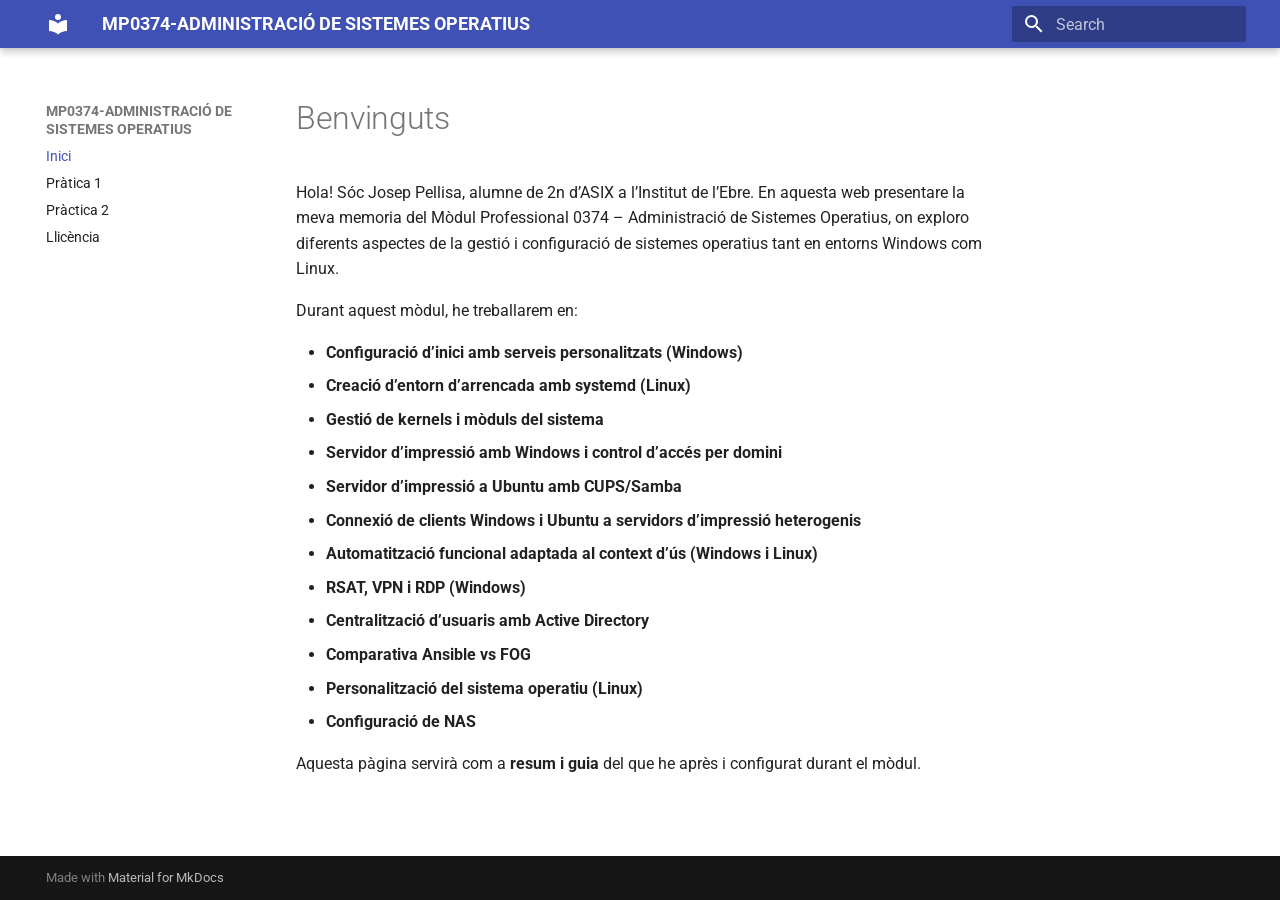
<file: index.html>
<!doctype html>
<html lang="en" class="no-js">
  <head>
    
      <meta charset="utf-8">
      <meta name="viewport" content="width=device-width,initial-scale=1">
      
      
      
      
      
        <link rel="next" href="systemd/">
      
      
      <link rel="icon" href="assets/images/favicon.png">
      <meta name="generator" content="mkdocs-1.5.3, mkdocs-material-9.4.0">
    
    
      
        <title>MP0374-ADMINISTRACIÓ DE SISTEMES OPERATIUS</title>
      
    
    
      <link rel="stylesheet" href="assets/stylesheets/main.9f615399.min.css">
      
      


    
    
      
    
    
      
        
        
        <link rel="preconnect" href="https://fonts.gstatic.com" crossorigin>
        <link rel="stylesheet" href="https://fonts.googleapis.com/css?family=Roboto:300,300i,400,400i,700,700i%7CRoboto+Mono:400,400i,700,700i&display=fallback">
        <style>:root{--md-text-font:"Roboto";--md-code-font:"Roboto Mono"}</style>
      
    
    
    <script>__md_scope=new URL(".",location),__md_hash=e=>[...e].reduce((e,_)=>(e<<5)-e+_.charCodeAt(0),0),__md_get=(e,_=localStorage,t=__md_scope)=>JSON.parse(_.getItem(t.pathname+"."+e)),__md_set=(e,_,t=localStorage,a=__md_scope)=>{try{t.setItem(a.pathname+"."+e,JSON.stringify(_))}catch(e){}}</script>
    
      

    
    
    
  </head>
  
  
    <body dir="ltr">
  
    
    
      <script>var palette=__md_get("__palette");if(palette&&"object"==typeof palette.color)for(var key of Object.keys(palette.color))document.body.setAttribute("data-md-color-"+key,palette.color[key])</script>
    
    <input class="md-toggle" data-md-toggle="drawer" type="checkbox" id="__drawer" autocomplete="off">
    <input class="md-toggle" data-md-toggle="search" type="checkbox" id="__search" autocomplete="off">
    <label class="md-overlay" for="__drawer"></label>
    <div data-md-component="skip">
      
        
        <a href="#benvinguts" class="md-skip">
          Skip to content
        </a>
      
    </div>
    <div data-md-component="announce">
      
    </div>
    
    
      

  

<header class="md-header md-header--shadow" data-md-component="header">
  <nav class="md-header__inner md-grid" aria-label="Header">
    <a href="." title="MP0374-ADMINISTRACIÓ DE SISTEMES OPERATIUS" class="md-header__button md-logo" aria-label="MP0374-ADMINISTRACIÓ DE SISTEMES OPERATIUS" data-md-component="logo">
      
  
  <svg xmlns="http://www.w3.org/2000/svg" viewBox="0 0 24 24"><path d="M12 8a3 3 0 0 0 3-3 3 3 0 0 0-3-3 3 3 0 0 0-3 3 3 3 0 0 0 3 3m0 3.54C9.64 9.35 6.5 8 3 8v11c3.5 0 6.64 1.35 9 3.54 2.36-2.19 5.5-3.54 9-3.54V8c-3.5 0-6.64 1.35-9 3.54Z"/></svg>

    </a>
    <label class="md-header__button md-icon" for="__drawer">
      
      <svg xmlns="http://www.w3.org/2000/svg" viewBox="0 0 24 24"><path d="M3 6h18v2H3V6m0 5h18v2H3v-2m0 5h18v2H3v-2Z"/></svg>
    </label>
    <div class="md-header__title" data-md-component="header-title">
      <div class="md-header__ellipsis">
        <div class="md-header__topic">
          <span class="md-ellipsis">
            MP0374-ADMINISTRACIÓ DE SISTEMES OPERATIUS
          </span>
        </div>
        <div class="md-header__topic" data-md-component="header-topic">
          <span class="md-ellipsis">
            
              Inici
            
          </span>
        </div>
      </div>
    </div>
    
    
    
      <label class="md-header__button md-icon" for="__search">
        
        <svg xmlns="http://www.w3.org/2000/svg" viewBox="0 0 24 24"><path d="M9.5 3A6.5 6.5 0 0 1 16 9.5c0 1.61-.59 3.09-1.56 4.23l.27.27h.79l5 5-1.5 1.5-5-5v-.79l-.27-.27A6.516 6.516 0 0 1 9.5 16 6.5 6.5 0 0 1 3 9.5 6.5 6.5 0 0 1 9.5 3m0 2C7 5 5 7 5 9.5S7 14 9.5 14 14 12 14 9.5 12 5 9.5 5Z"/></svg>
      </label>
      <div class="md-search" data-md-component="search" role="dialog">
  <label class="md-search__overlay" for="__search"></label>
  <div class="md-search__inner" role="search">
    <form class="md-search__form" name="search">
      <input type="text" class="md-search__input" name="query" aria-label="Search" placeholder="Search" autocapitalize="off" autocorrect="off" autocomplete="off" spellcheck="false" data-md-component="search-query" required>
      <label class="md-search__icon md-icon" for="__search">
        
        <svg xmlns="http://www.w3.org/2000/svg" viewBox="0 0 24 24"><path d="M9.5 3A6.5 6.5 0 0 1 16 9.5c0 1.61-.59 3.09-1.56 4.23l.27.27h.79l5 5-1.5 1.5-5-5v-.79l-.27-.27A6.516 6.516 0 0 1 9.5 16 6.5 6.5 0 0 1 3 9.5 6.5 6.5 0 0 1 9.5 3m0 2C7 5 5 7 5 9.5S7 14 9.5 14 14 12 14 9.5 12 5 9.5 5Z"/></svg>
        
        <svg xmlns="http://www.w3.org/2000/svg" viewBox="0 0 24 24"><path d="M20 11v2H8l5.5 5.5-1.42 1.42L4.16 12l7.92-7.92L13.5 5.5 8 11h12Z"/></svg>
      </label>
      <nav class="md-search__options" aria-label="Search">
        
        <button type="reset" class="md-search__icon md-icon" title="Clear" aria-label="Clear" tabindex="-1">
          
          <svg xmlns="http://www.w3.org/2000/svg" viewBox="0 0 24 24"><path d="M19 6.41 17.59 5 12 10.59 6.41 5 5 6.41 10.59 12 5 17.59 6.41 19 12 13.41 17.59 19 19 17.59 13.41 12 19 6.41Z"/></svg>
        </button>
      </nav>
      
    </form>
    <div class="md-search__output">
      <div class="md-search__scrollwrap" data-md-scrollfix>
        <div class="md-search-result" data-md-component="search-result">
          <div class="md-search-result__meta">
            Initializing search
          </div>
          <ol class="md-search-result__list" role="presentation"></ol>
        </div>
      </div>
    </div>
  </div>
</div>
    
    
  </nav>
  
</header>
    
    <div class="md-container" data-md-component="container">
      
      
        
          
        
      
      <main class="md-main" data-md-component="main">
        <div class="md-main__inner md-grid">
          
            
              
              <div class="md-sidebar md-sidebar--primary" data-md-component="sidebar" data-md-type="navigation" >
                <div class="md-sidebar__scrollwrap">
                  <div class="md-sidebar__inner">
                    



<nav class="md-nav md-nav--primary" aria-label="Navigation" data-md-level="0">
  <label class="md-nav__title" for="__drawer">
    <a href="." title="MP0374-ADMINISTRACIÓ DE SISTEMES OPERATIUS" class="md-nav__button md-logo" aria-label="MP0374-ADMINISTRACIÓ DE SISTEMES OPERATIUS" data-md-component="logo">
      
  
  <svg xmlns="http://www.w3.org/2000/svg" viewBox="0 0 24 24"><path d="M12 8a3 3 0 0 0 3-3 3 3 0 0 0-3-3 3 3 0 0 0-3 3 3 3 0 0 0 3 3m0 3.54C9.64 9.35 6.5 8 3 8v11c3.5 0 6.64 1.35 9 3.54 2.36-2.19 5.5-3.54 9-3.54V8c-3.5 0-6.64 1.35-9 3.54Z"/></svg>

    </a>
    MP0374-ADMINISTRACIÓ DE SISTEMES OPERATIUS
  </label>
  
  <ul class="md-nav__list" data-md-scrollfix>
    
      
      
  
  
    
  
  
    <li class="md-nav__item md-nav__item--active">
      
      <input class="md-nav__toggle md-toggle" type="checkbox" id="__toc">
      
      
        
      
      
      <a href="." class="md-nav__link md-nav__link--active">
        
  
  <span class="md-ellipsis">
    Inici
  </span>
  

      </a>
      
    </li>
  

    
      
      
  
  
  
    <li class="md-nav__item">
      <a href="systemd/" class="md-nav__link">
        
  
  <span class="md-ellipsis">
    Pràtica 1
  </span>
  

      </a>
    </li>
  

    
      
      
  
  
  
    <li class="md-nav__item">
      <a href="nssm/" class="md-nav__link">
        
  
  <span class="md-ellipsis">
    Pràctica 2
  </span>
  

      </a>
    </li>
  

    
      
      
  
  
  
    <li class="md-nav__item">
      <a href="LICENSE/" class="md-nav__link">
        
  
  <span class="md-ellipsis">
    Llicència
  </span>
  

      </a>
    </li>
  

    
  </ul>
</nav>
                  </div>
                </div>
              </div>
            
            
              
              <div class="md-sidebar md-sidebar--secondary" data-md-component="sidebar" data-md-type="toc" >
                <div class="md-sidebar__scrollwrap">
                  <div class="md-sidebar__inner">
                    

<nav class="md-nav md-nav--secondary" aria-label="Table of contents">
  
  
  
    
  
  
</nav>
                  </div>
                </div>
              </div>
            
          
          
            <div class="md-content" data-md-component="content">
              <article class="md-content__inner md-typeset">
                
                  


<h1 id="benvinguts">Benvinguts</h1>
<p>Hola! Sóc Josep Pellisa, alumne de 2n d’ASIX a l’Institut de l’Ebre. En aquesta web presentare la meva memoria del Mòdul Professional 0374 – Administració de Sistemes Operatius, on exploro diferents aspectes de la gestió i configuració de sistemes operatius tant en entorns Windows com Linux.</p>
<p>Durant aquest mòdul, he treballarem en:</p>
<ul>
<li><strong>Configuració d’inici amb serveis personalitzats (Windows)</strong></li>
<li><strong>Creació d’entorn d’arrencada amb systemd (Linux)</strong></li>
<li><strong>Gestió de kernels i mòduls del sistema</strong></li>
<li><strong>Servidor d’impressió amb Windows i control d’accés per domini</strong></li>
<li><strong>Servidor d’impressió a Ubuntu amb CUPS/Samba</strong></li>
<li><strong>Connexió de clients Windows i Ubuntu a servidors d’impressió heterogenis</strong></li>
<li><strong>Automatització funcional adaptada al context d’ús (Windows i Linux)</strong></li>
<li><strong>RSAT, VPN i RDP (Windows)</strong></li>
<li><strong>Centralització d’usuaris amb Active Directory</strong></li>
<li><strong>Comparativa Ansible vs FOG</strong></li>
<li><strong>Personalització del sistema operatiu (Linux)</strong></li>
<li><strong>Configuració de NAS</strong></li>
</ul>
<p>Aquesta pàgina servirà com a <strong>resum i guia</strong> del que he après i configurat durant el mòdul.</p>





                
              </article>
            </div>
          
          
        </div>
        
      </main>
      
        <footer class="md-footer">
  
  <div class="md-footer-meta md-typeset">
    <div class="md-footer-meta__inner md-grid">
      <div class="md-copyright">
  
  
    Made with
    <a href="https://squidfunk.github.io/mkdocs-material/" target="_blank" rel="noopener">
      Material for MkDocs
    </a>
  
</div>
      
    </div>
  </div>
</footer>
      
    </div>
    <div class="md-dialog" data-md-component="dialog">
      <div class="md-dialog__inner md-typeset"></div>
    </div>
    
    <script id="__config" type="application/json">{"base": ".", "features": [], "search": "assets/javascripts/workers/search.a264c092.min.js", "translations": {"clipboard.copied": "Copied to clipboard", "clipboard.copy": "Copy to clipboard", "search.result.more.one": "1 more on this page", "search.result.more.other": "# more on this page", "search.result.none": "No matching documents", "search.result.one": "1 matching document", "search.result.other": "# matching documents", "search.result.placeholder": "Type to start searching", "search.result.term.missing": "Missing", "select.version": "Select version"}}</script>
    
    
      <script src="assets/javascripts/bundle.4e0fa4ba.min.js"></script>
      
    
  </body>
</html>
</file>
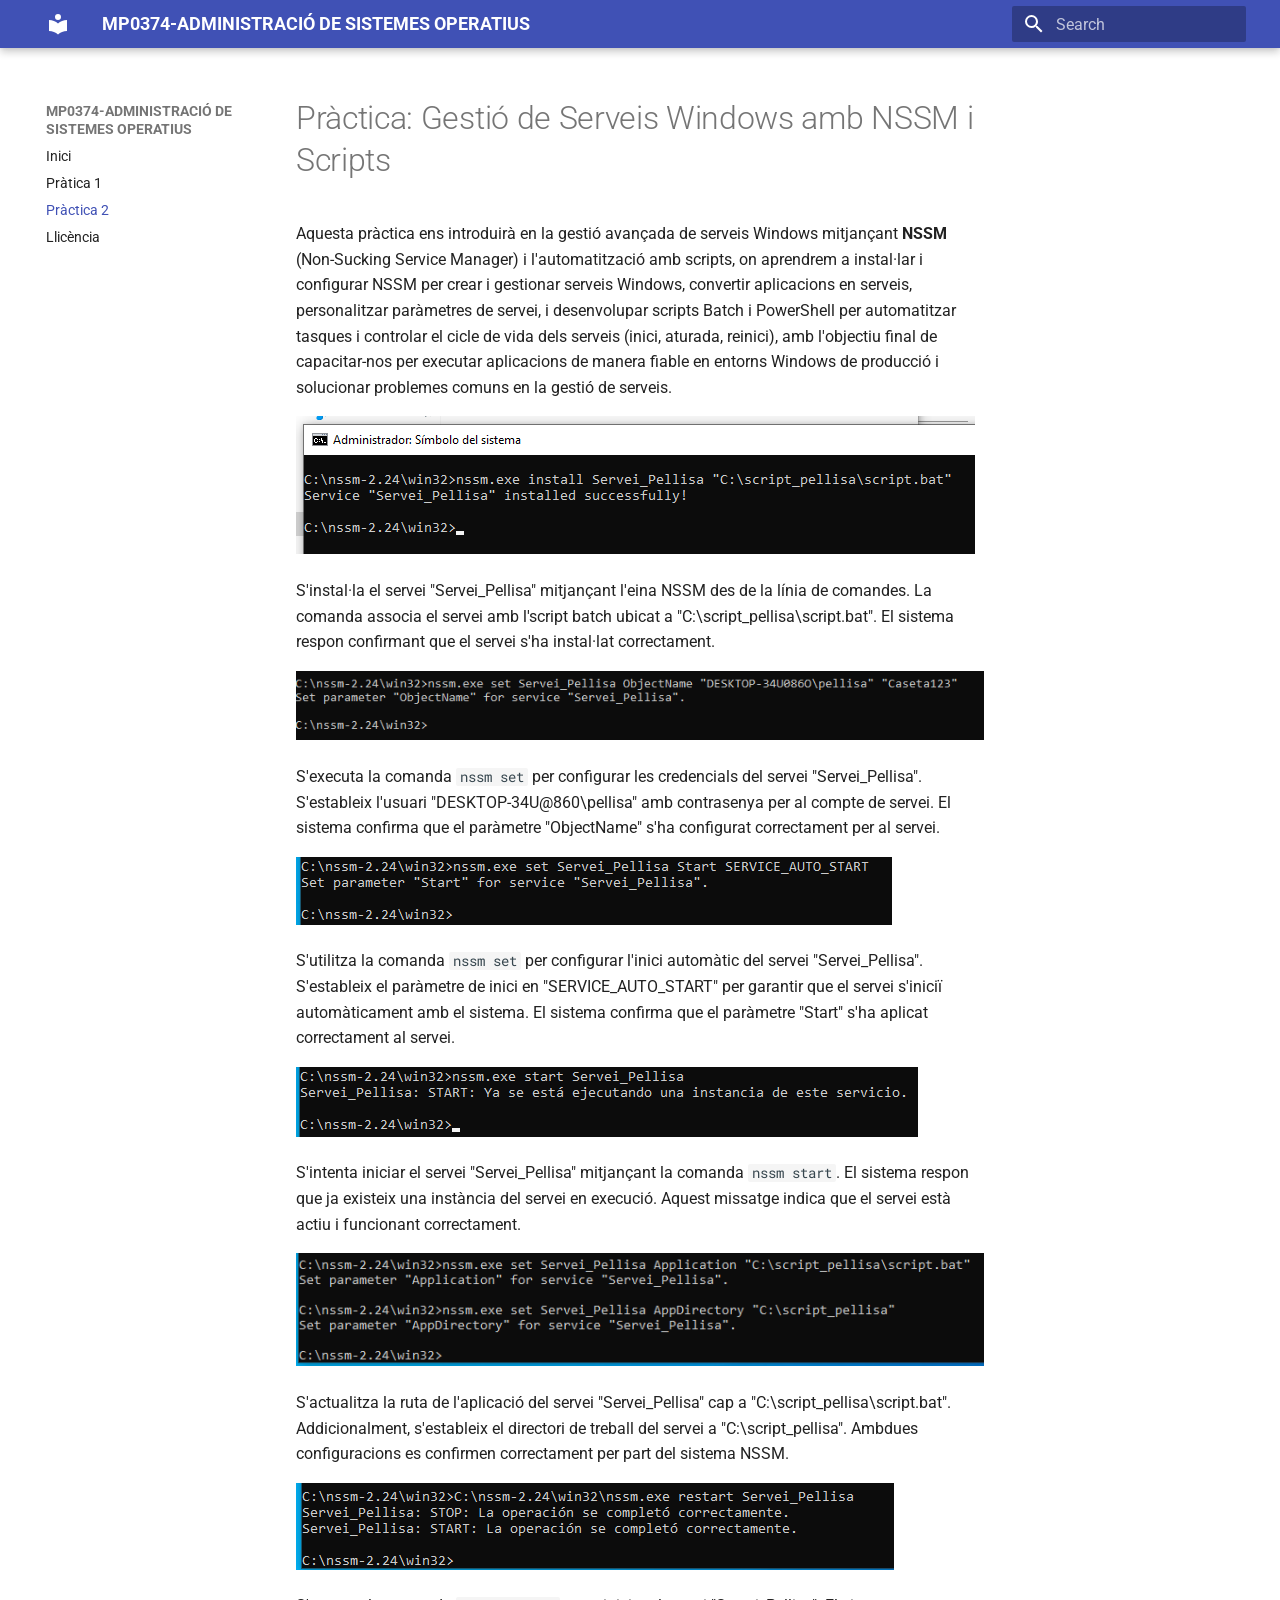
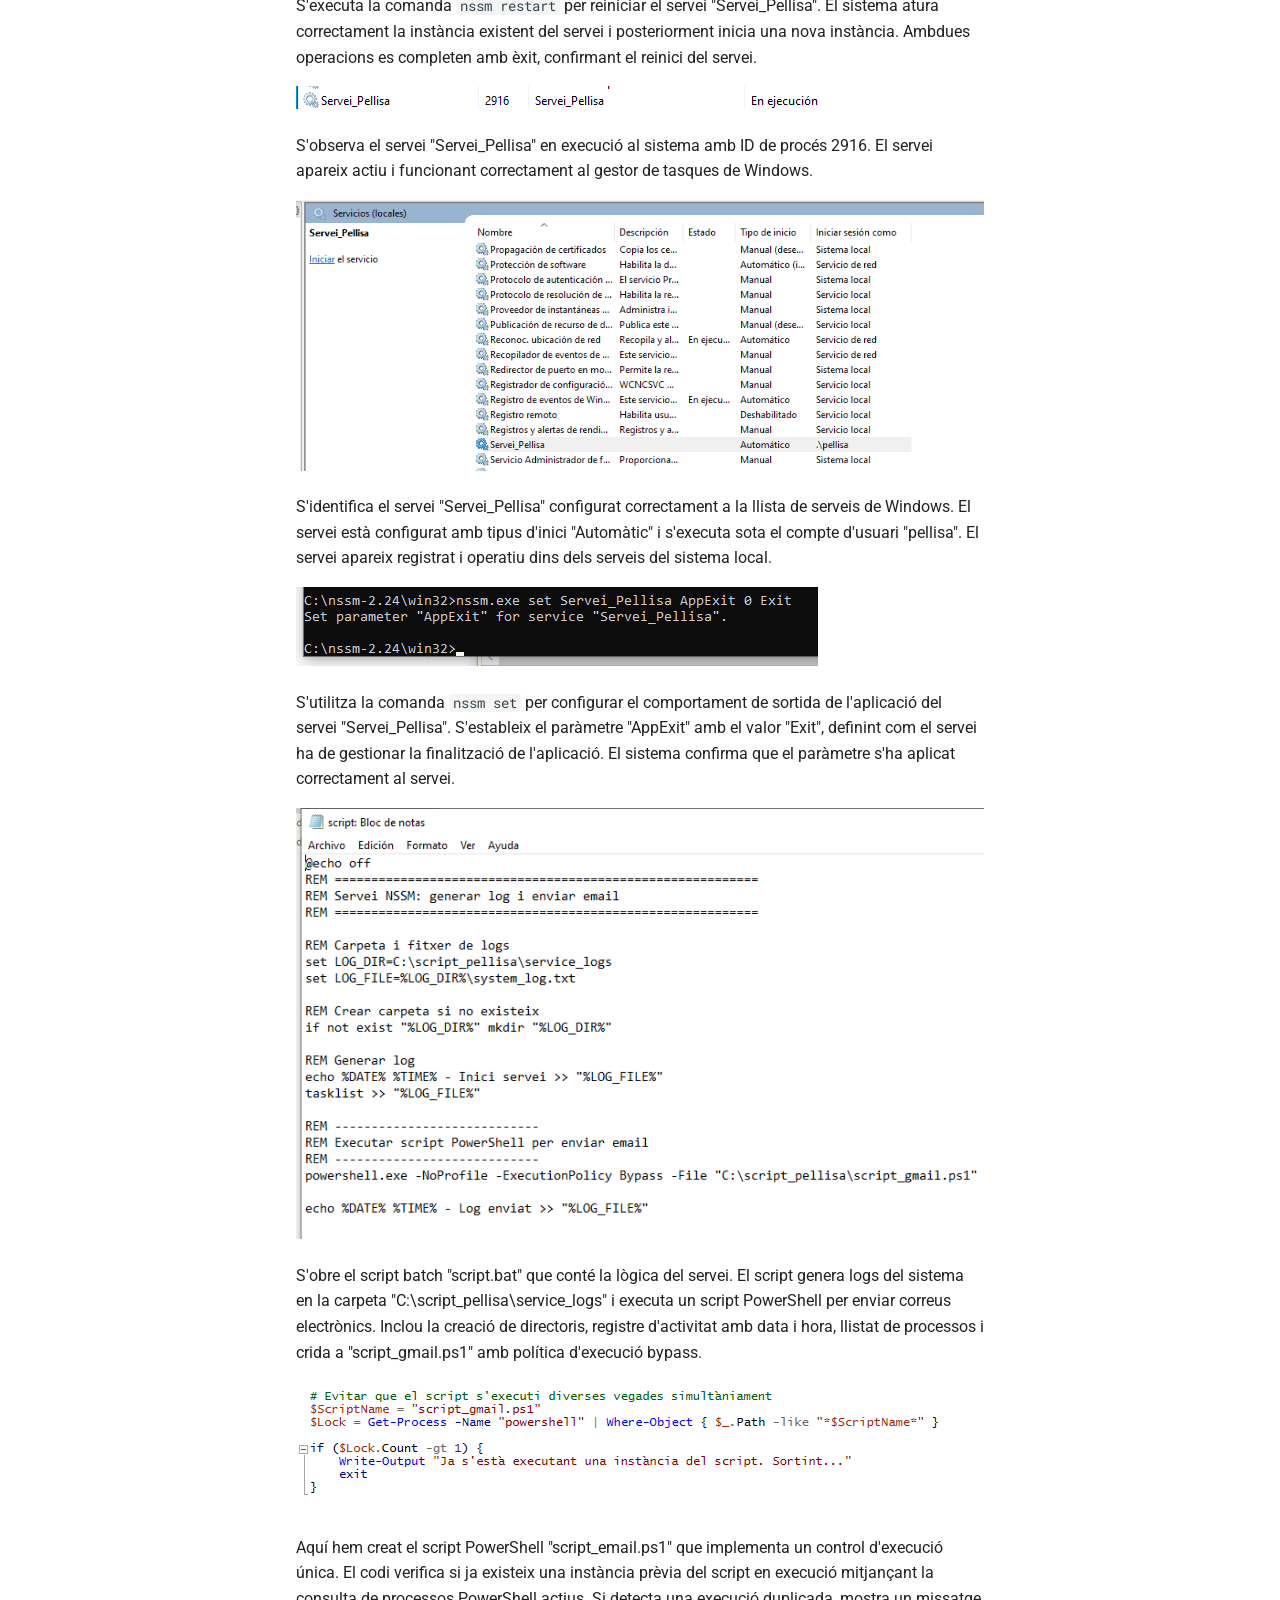
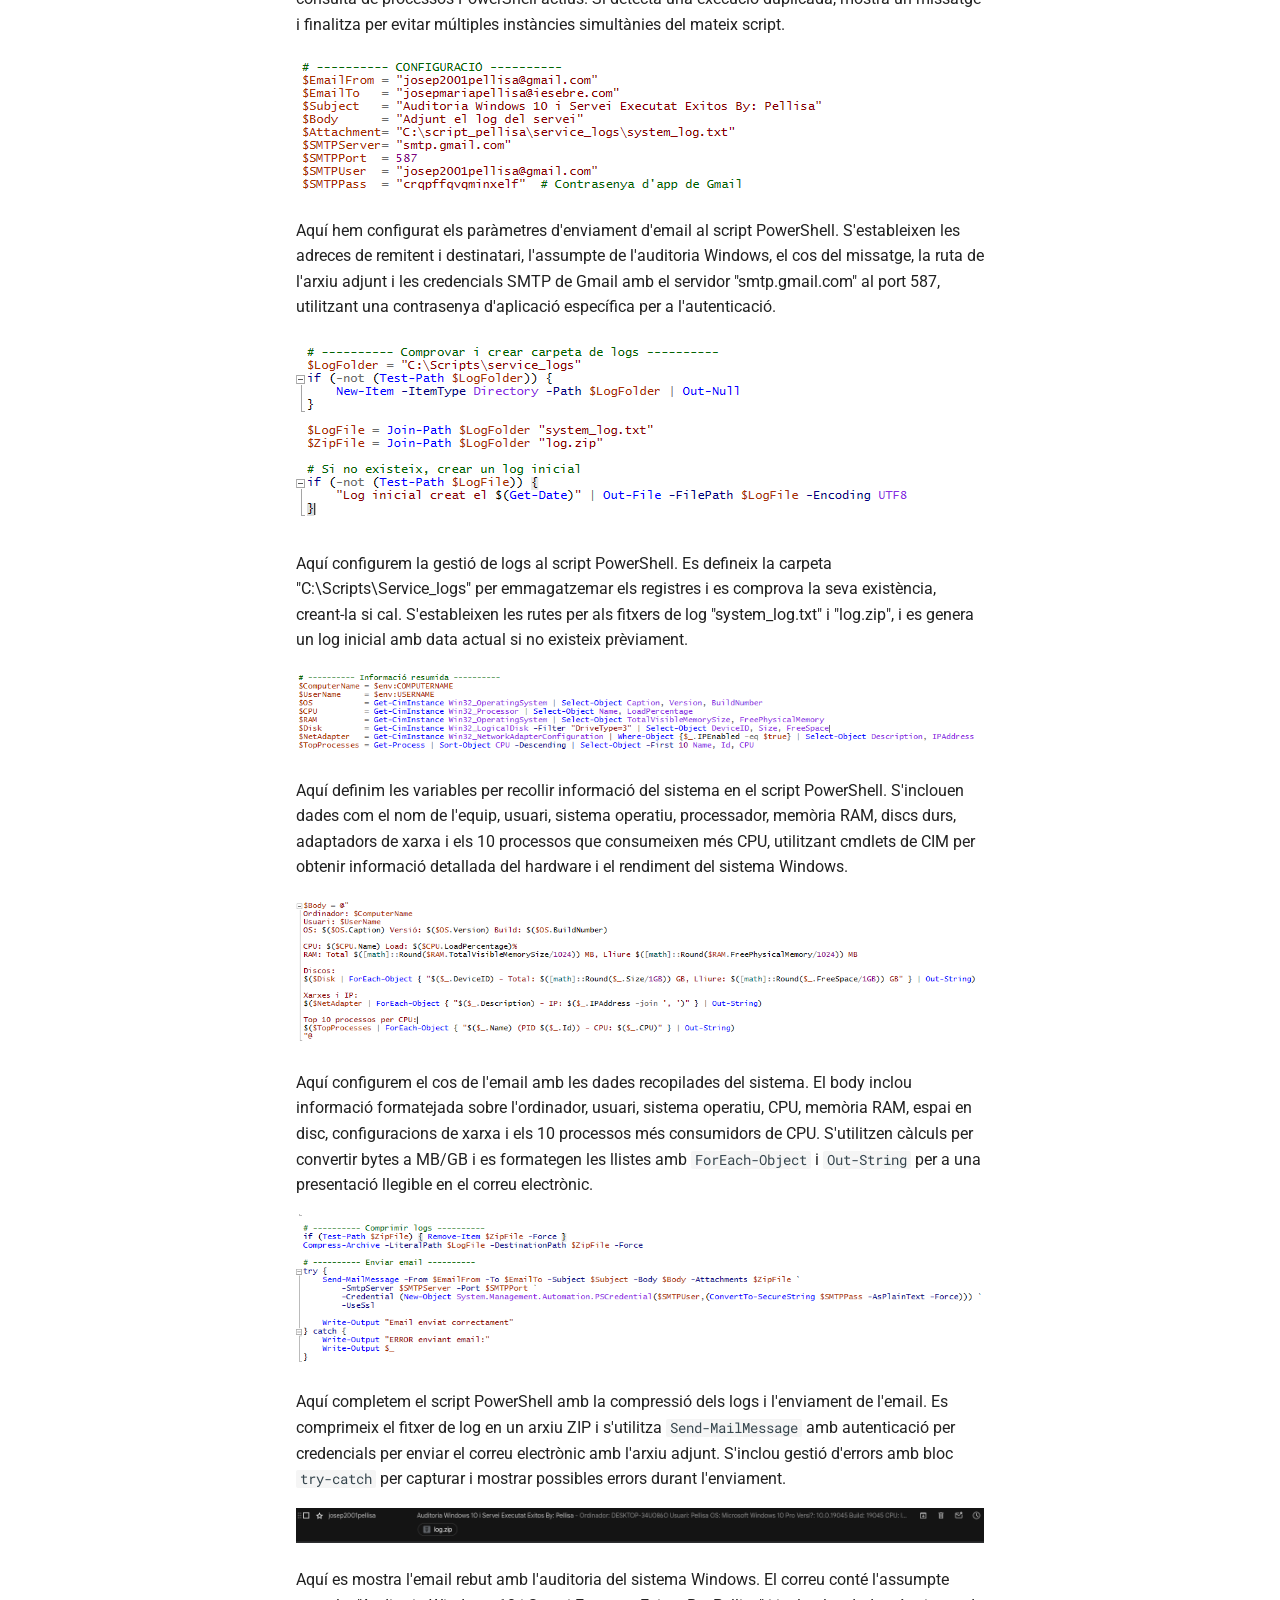
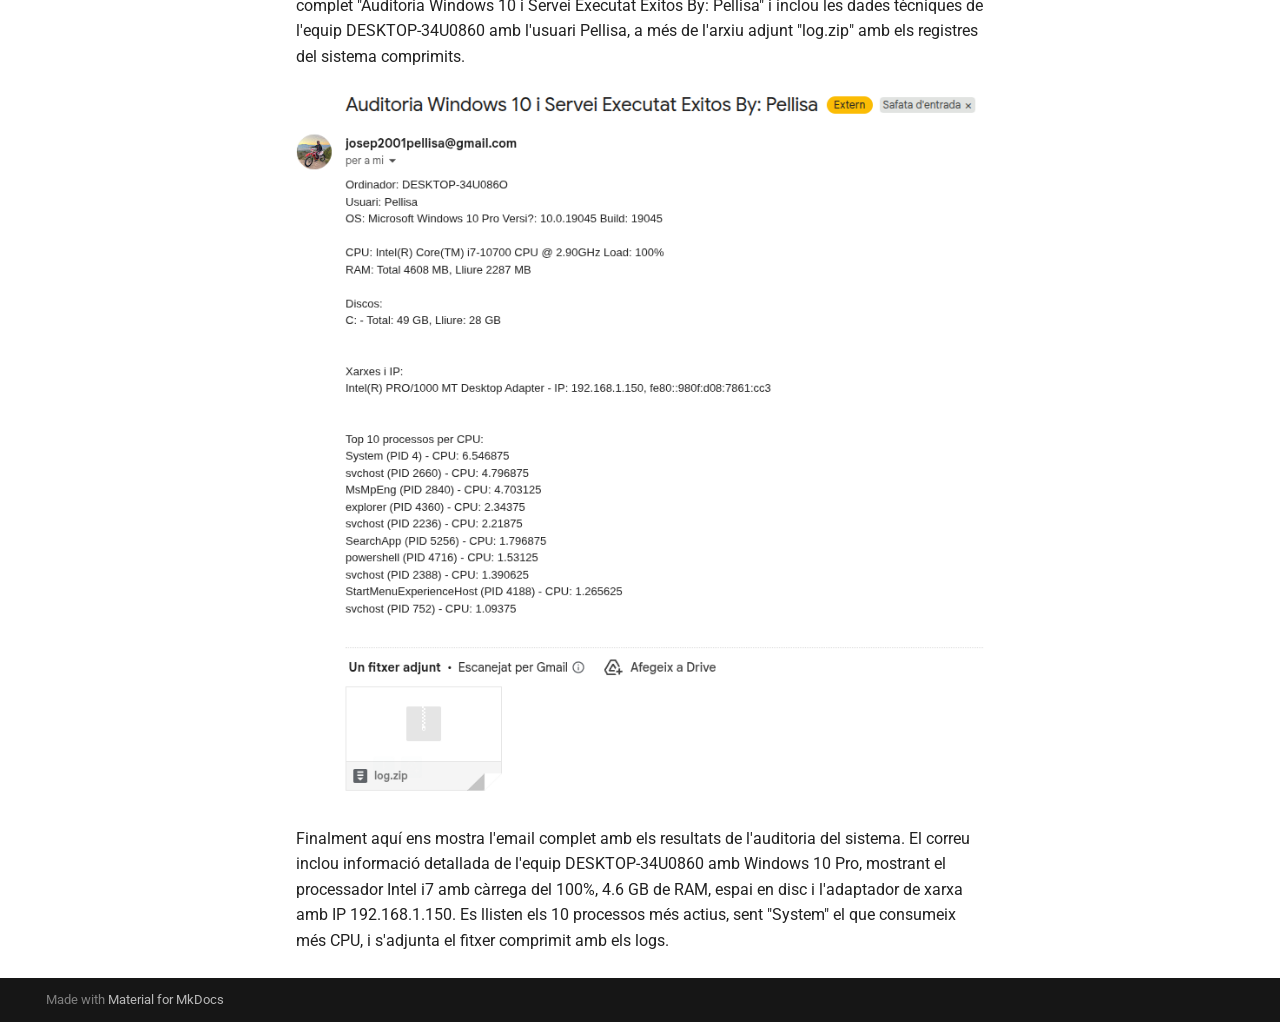
<file: nssm/index.html>
<!doctype html>
<html lang="en" class="no-js">
  <head>
    
      <meta charset="utf-8">
      <meta name="viewport" content="width=device-width,initial-scale=1">
      
      
      
      
        <link rel="prev" href="../systemd/">
      
      
        <link rel="next" href="../LICENSE/">
      
      
      <link rel="icon" href="../assets/images/favicon.png">
      <meta name="generator" content="mkdocs-1.5.3, mkdocs-material-9.4.0">
    
    
      
        <title>Pràctica 2 - MP0374-ADMINISTRACIÓ DE SISTEMES OPERATIUS</title>
      
    
    
      <link rel="stylesheet" href="../assets/stylesheets/main.9f615399.min.css">
      
      


    
    
      
    
    
      
        
        
        <link rel="preconnect" href="https://fonts.gstatic.com" crossorigin>
        <link rel="stylesheet" href="https://fonts.googleapis.com/css?family=Roboto:300,300i,400,400i,700,700i%7CRoboto+Mono:400,400i,700,700i&display=fallback">
        <style>:root{--md-text-font:"Roboto";--md-code-font:"Roboto Mono"}</style>
      
    
    
    <script>__md_scope=new URL("..",location),__md_hash=e=>[...e].reduce((e,_)=>(e<<5)-e+_.charCodeAt(0),0),__md_get=(e,_=localStorage,t=__md_scope)=>JSON.parse(_.getItem(t.pathname+"."+e)),__md_set=(e,_,t=localStorage,a=__md_scope)=>{try{t.setItem(a.pathname+"."+e,JSON.stringify(_))}catch(e){}}</script>
    
      

    
    
    
  </head>
  
  
    <body dir="ltr">
  
    
    
      <script>var palette=__md_get("__palette");if(palette&&"object"==typeof palette.color)for(var key of Object.keys(palette.color))document.body.setAttribute("data-md-color-"+key,palette.color[key])</script>
    
    <input class="md-toggle" data-md-toggle="drawer" type="checkbox" id="__drawer" autocomplete="off">
    <input class="md-toggle" data-md-toggle="search" type="checkbox" id="__search" autocomplete="off">
    <label class="md-overlay" for="__drawer"></label>
    <div data-md-component="skip">
      
        
        <a href="#practica-gestio-de-serveis-windows-amb-nssm-i-scripts" class="md-skip">
          Skip to content
        </a>
      
    </div>
    <div data-md-component="announce">
      
    </div>
    
    
      

  

<header class="md-header md-header--shadow" data-md-component="header">
  <nav class="md-header__inner md-grid" aria-label="Header">
    <a href=".." title="MP0374-ADMINISTRACIÓ DE SISTEMES OPERATIUS" class="md-header__button md-logo" aria-label="MP0374-ADMINISTRACIÓ DE SISTEMES OPERATIUS" data-md-component="logo">
      
  
  <svg xmlns="http://www.w3.org/2000/svg" viewBox="0 0 24 24"><path d="M12 8a3 3 0 0 0 3-3 3 3 0 0 0-3-3 3 3 0 0 0-3 3 3 3 0 0 0 3 3m0 3.54C9.64 9.35 6.5 8 3 8v11c3.5 0 6.64 1.35 9 3.54 2.36-2.19 5.5-3.54 9-3.54V8c-3.5 0-6.64 1.35-9 3.54Z"/></svg>

    </a>
    <label class="md-header__button md-icon" for="__drawer">
      
      <svg xmlns="http://www.w3.org/2000/svg" viewBox="0 0 24 24"><path d="M3 6h18v2H3V6m0 5h18v2H3v-2m0 5h18v2H3v-2Z"/></svg>
    </label>
    <div class="md-header__title" data-md-component="header-title">
      <div class="md-header__ellipsis">
        <div class="md-header__topic">
          <span class="md-ellipsis">
            MP0374-ADMINISTRACIÓ DE SISTEMES OPERATIUS
          </span>
        </div>
        <div class="md-header__topic" data-md-component="header-topic">
          <span class="md-ellipsis">
            
              Pràctica 2
            
          </span>
        </div>
      </div>
    </div>
    
    
    
      <label class="md-header__button md-icon" for="__search">
        
        <svg xmlns="http://www.w3.org/2000/svg" viewBox="0 0 24 24"><path d="M9.5 3A6.5 6.5 0 0 1 16 9.5c0 1.61-.59 3.09-1.56 4.23l.27.27h.79l5 5-1.5 1.5-5-5v-.79l-.27-.27A6.516 6.516 0 0 1 9.5 16 6.5 6.5 0 0 1 3 9.5 6.5 6.5 0 0 1 9.5 3m0 2C7 5 5 7 5 9.5S7 14 9.5 14 14 12 14 9.5 12 5 9.5 5Z"/></svg>
      </label>
      <div class="md-search" data-md-component="search" role="dialog">
  <label class="md-search__overlay" for="__search"></label>
  <div class="md-search__inner" role="search">
    <form class="md-search__form" name="search">
      <input type="text" class="md-search__input" name="query" aria-label="Search" placeholder="Search" autocapitalize="off" autocorrect="off" autocomplete="off" spellcheck="false" data-md-component="search-query" required>
      <label class="md-search__icon md-icon" for="__search">
        
        <svg xmlns="http://www.w3.org/2000/svg" viewBox="0 0 24 24"><path d="M9.5 3A6.5 6.5 0 0 1 16 9.5c0 1.61-.59 3.09-1.56 4.23l.27.27h.79l5 5-1.5 1.5-5-5v-.79l-.27-.27A6.516 6.516 0 0 1 9.5 16 6.5 6.5 0 0 1 3 9.5 6.5 6.5 0 0 1 9.5 3m0 2C7 5 5 7 5 9.5S7 14 9.5 14 14 12 14 9.5 12 5 9.5 5Z"/></svg>
        
        <svg xmlns="http://www.w3.org/2000/svg" viewBox="0 0 24 24"><path d="M20 11v2H8l5.5 5.5-1.42 1.42L4.16 12l7.92-7.92L13.5 5.5 8 11h12Z"/></svg>
      </label>
      <nav class="md-search__options" aria-label="Search">
        
        <button type="reset" class="md-search__icon md-icon" title="Clear" aria-label="Clear" tabindex="-1">
          
          <svg xmlns="http://www.w3.org/2000/svg" viewBox="0 0 24 24"><path d="M19 6.41 17.59 5 12 10.59 6.41 5 5 6.41 10.59 12 5 17.59 6.41 19 12 13.41 17.59 19 19 17.59 13.41 12 19 6.41Z"/></svg>
        </button>
      </nav>
      
    </form>
    <div class="md-search__output">
      <div class="md-search__scrollwrap" data-md-scrollfix>
        <div class="md-search-result" data-md-component="search-result">
          <div class="md-search-result__meta">
            Initializing search
          </div>
          <ol class="md-search-result__list" role="presentation"></ol>
        </div>
      </div>
    </div>
  </div>
</div>
    
    
  </nav>
  
</header>
    
    <div class="md-container" data-md-component="container">
      
      
        
          
        
      
      <main class="md-main" data-md-component="main">
        <div class="md-main__inner md-grid">
          
            
              
              <div class="md-sidebar md-sidebar--primary" data-md-component="sidebar" data-md-type="navigation" >
                <div class="md-sidebar__scrollwrap">
                  <div class="md-sidebar__inner">
                    



<nav class="md-nav md-nav--primary" aria-label="Navigation" data-md-level="0">
  <label class="md-nav__title" for="__drawer">
    <a href=".." title="MP0374-ADMINISTRACIÓ DE SISTEMES OPERATIUS" class="md-nav__button md-logo" aria-label="MP0374-ADMINISTRACIÓ DE SISTEMES OPERATIUS" data-md-component="logo">
      
  
  <svg xmlns="http://www.w3.org/2000/svg" viewBox="0 0 24 24"><path d="M12 8a3 3 0 0 0 3-3 3 3 0 0 0-3-3 3 3 0 0 0-3 3 3 3 0 0 0 3 3m0 3.54C9.64 9.35 6.5 8 3 8v11c3.5 0 6.64 1.35 9 3.54 2.36-2.19 5.5-3.54 9-3.54V8c-3.5 0-6.64 1.35-9 3.54Z"/></svg>

    </a>
    MP0374-ADMINISTRACIÓ DE SISTEMES OPERATIUS
  </label>
  
  <ul class="md-nav__list" data-md-scrollfix>
    
      
      
  
  
  
    <li class="md-nav__item">
      <a href=".." class="md-nav__link">
        
  
  <span class="md-ellipsis">
    Inici
  </span>
  

      </a>
    </li>
  

    
      
      
  
  
  
    <li class="md-nav__item">
      <a href="../systemd/" class="md-nav__link">
        
  
  <span class="md-ellipsis">
    Pràtica 1
  </span>
  

      </a>
    </li>
  

    
      
      
  
  
    
  
  
    <li class="md-nav__item md-nav__item--active">
      
      <input class="md-nav__toggle md-toggle" type="checkbox" id="__toc">
      
      
        
      
      
      <a href="./" class="md-nav__link md-nav__link--active">
        
  
  <span class="md-ellipsis">
    Pràctica 2
  </span>
  

      </a>
      
    </li>
  

    
      
      
  
  
  
    <li class="md-nav__item">
      <a href="../LICENSE/" class="md-nav__link">
        
  
  <span class="md-ellipsis">
    Llicència
  </span>
  

      </a>
    </li>
  

    
  </ul>
</nav>
                  </div>
                </div>
              </div>
            
            
              
              <div class="md-sidebar md-sidebar--secondary" data-md-component="sidebar" data-md-type="toc" >
                <div class="md-sidebar__scrollwrap">
                  <div class="md-sidebar__inner">
                    

<nav class="md-nav md-nav--secondary" aria-label="Table of contents">
  
  
  
    
  
  
</nav>
                  </div>
                </div>
              </div>
            
          
          
            <div class="md-content" data-md-component="content">
              <article class="md-content__inner md-typeset">
                
                  


<h1 id="practica-gestio-de-serveis-windows-amb-nssm-i-scripts">Pràctica: Gestió de Serveis Windows amb NSSM i Scripts</h1>
<p>Aquesta pràctica ens introduirà en la gestió avançada de serveis Windows mitjançant <strong>NSSM</strong> (Non-Sucking Service Manager) i l'automatització amb scripts, on aprendrem a instal·lar i configurar NSSM per crear i gestionar serveis Windows, convertir aplicacions en serveis, personalitzar paràmetres de servei, i desenvolupar scripts Batch i PowerShell per automatitzar tasques i controlar el cicle de vida dels serveis (inici, aturada, reinici), amb l'objectiu final de capacitar-nos per executar aplicacions de manera fiable en entorns Windows de producció i solucionar problemes comuns en la gestió de serveis.</p>
<p><img alt="Captura" src="../custom/Selecci%C3%B3_054.png" /></p>
<p>S'instal·la el servei "Servei_Pellisa" mitjançant l'eina NSSM des de la línia de comandes. La comanda associa el servei amb l'script batch ubicat a "C:\script_pellisa\script.bat". El sistema respon confirmant que el servei s'ha instal·lat correctament.</p>
<p><img alt="Captura" src="../custom/Selecci%C3%B3_055.png" /></p>
<p>S'executa la comanda <code>nssm set</code> per configurar les credencials del servei "Servei_Pellisa". S'estableix l'usuari "DESKTOP-34U@860\pellisa" amb contrasenya per al compte de servei. El sistema confirma que el paràmetre "ObjectName" s'ha configurat correctament per al servei.</p>
<p><img alt="Captura" src="../custom/Selecci%C3%B3_056.png" /></p>
<p>S'utilitza la comanda <code>nssm set</code> per configurar l'inici automàtic del servei "Servei_Pellisa". S'estableix el paràmetre de inici en "SERVICE_AUTO_START" per garantir que el servei s'iniciï automàticament amb el sistema. El sistema confirma que el paràmetre "Start" s'ha aplicat correctament al servei.</p>
<p><img alt="Captura" src="../custom/Selecci%C3%B3_057.png" /></p>
<p>S'intenta iniciar el servei "Servei_Pellisa" mitjançant la comanda <code>nssm start</code>. El sistema respon que ja existeix una instància del servei en execució. Aquest missatge indica que el servei està actiu i funcionant correctament.</p>
<p><img alt="Captura" src="../custom/Selecci%C3%B3_063.png" /></p>
<p>S'actualitza la ruta de l'aplicació del servei "Servei_Pellisa" cap a "C:\script_pellisa\script.bat". Addicionalment, s'estableix el directori de treball del servei a "C:\script_pellisa". Ambdues configuracions es confirmen correctament per part del sistema NSSM.</p>
<p><img alt="Captura" src="../custom/Selecci%C3%B3_064.png" /></p>
<p>S'executa la comanda <code>nssm restart</code> per reiniciar el servei "Servei_Pellisa". El sistema atura correctament la instància existent del servei i posteriorment inicia una nova instància. Ambdues operacions es completen amb èxit, confirmant el reinici del servei.</p>
<p><img alt="Captura" src="../custom/Selecci%C3%B3_065.png" /></p>
<p>S'observa el servei "Servei_Pellisa" en execució al sistema amb ID de procés 2916. El servei apareix actiu i funcionant correctament al gestor de tasques de Windows.</p>
<p><img alt="Captura" src="../custom/Selecci%C3%B3_066.png" /></p>
<p>S'identifica el servei "Servei_Pellisa" configurat correctament a la llista de serveis de Windows. El servei està configurat amb tipus d'inici "Automàtic" i s'executa sota el compte d'usuari "pellisa". El servei apareix registrat i operatiu dins dels serveis del sistema local.</p>
<p><img alt="Captura" src="../custom/Selecci%C3%B3_067.png" /></p>
<p>S'utilitza la comanda <code>nssm set</code> per configurar el comportament de sortida de l'aplicació del servei "Servei_Pellisa". S'estableix el paràmetre "AppExit" amb el valor "Exit", definint com el servei ha de gestionar la finalització de l'aplicació. El sistema confirma que el paràmetre s'ha aplicat correctament al servei.</p>
<p><img alt="Captura" src="../custom/Selecci%C3%B3_076.png" /></p>
<p>S'obre el script batch "script.bat" que conté la lògica del servei. El script genera logs del sistema en la carpeta "C:\script_pellisa\service_logs" i executa un script PowerShell per enviar correus electrònics. Inclou la creació de directoris, registre d'activitat amb data i hora, llistat de processos i crida a "script_gmail.ps1" amb política d'execució bypass.</p>
<p><img alt="Captura" src="../custom/Selecci%C3%B3_070.png" /></p>
<p>Aquí hem creat el script PowerShell "script_email.ps1" que implementa un control d'execució única. El codi verifica si ja existeix una instància prèvia del script en execució mitjançant la consulta de processos PowerShell actius. Si detecta una execució duplicada, mostra un missatge i finalitza per evitar múltiples instàncies simultànies del mateix script.</p>
<p><img alt="Captura" src="../custom/Selecci%C3%B3_071.png" /></p>
<p>Aquí hem configurat els paràmetres d'enviament d'email al script PowerShell. S'estableixen les adreces de remitent i destinatari, l'assumpte de l'auditoria Windows, el cos del missatge, la ruta de l'arxiu adjunt i les credencials SMTP de Gmail amb el servidor "smtp.gmail.com" al port 587, utilitzant una contrasenya d'aplicació específica per a l'autenticació.</p>
<p><img alt="Captura" src="../custom/Selecci%C3%B3_072.png" /></p>
<p>Aquí configurem la gestió de logs al script PowerShell. Es defineix la carpeta "C:\Scripts\Service_logs" per emmagatzemar els registres i es comprova la seva existència, creant-la si cal. S'estableixen les rutes per als fitxers de log "system_log.txt" i "log.zip", i es genera un log inicial amb data actual si no existeix prèviament.</p>
<p><img alt="Captura" src="../custom/Selecci%C3%B3_073.png" /></p>
<p>Aquí definim les variables per recollir informació del sistema en el script PowerShell. S'inclouen dades com el nom de l'equip, usuari, sistema operatiu, processador, memòria RAM, discs durs, adaptadors de xarxa i els 10 processos que consumeixen més CPU, utilitzant cmdlets de CIM per obtenir informació detallada del hardware i el rendiment del sistema Windows.</p>
<p><img alt="Captura" src="../custom/Selecci%C3%B3_074.png" /></p>
<p>Aquí configurem el cos de l'email amb les dades recopilades del sistema. El body inclou informació formatejada sobre l'ordinador, usuari, sistema operatiu, CPU, memòria RAM, espai en disc, configuracions de xarxa i els 10 processos més consumidors de CPU. S'utilitzen càlculs per convertir bytes a MB/GB i es formategen les llistes amb <code>ForEach-Object</code> i <code>Out-String</code> per a una presentació llegible en el correu electrònic.</p>
<p><img alt="Captura" src="../custom/Selecci%C3%B3_075.png" /></p>
<p>Aquí completem el script PowerShell amb la compressió dels logs i l'enviament de l'email. Es comprimeix el fitxer de log en un arxiu ZIP i s'utilitza <code>Send-MailMessage</code> amb autenticació per credencials per enviar el correu electrònic amb l'arxiu adjunt. S'inclou gestió d'errors amb bloc <code>try-catch</code> per capturar i mostrar possibles errors durant l'enviament.</p>
<p><img alt="Captura" src="../custom/Selecci%C3%B3_068.png" /></p>
<p>Aquí es mostra l'email rebut amb l'auditoria del sistema Windows. El correu conté l'assumpte complet "Auditoria Windows 10 i Servei Executat Exitos By: Pellisa" i inclou les dades tècniques de l'equip DESKTOP-34U0860 amb l'usuari Pellisa, a més de l'arxiu adjunt "log.zip" amb els registres del sistema comprimits.</p>
<p><img alt="Captura" src="../custom/Selecci%C3%B3_069.png" /></p>
<p>Finalment aquí ens mostra l'email complet amb els resultats de l'auditoria del sistema. El correu inclou informació detallada de l'equip DESKTOP-34U0860 amb Windows 10 Pro, mostrant el processador Intel i7 amb càrrega del 100%, 4.6 GB de RAM, espai en disc i l'adaptador de xarxa amb IP 192.168.1.150. Es llisten els 10 processos més actius, sent "System" el que consumeix més CPU, i s'adjunta el fitxer comprimit amb els logs.</p>





                
              </article>
            </div>
          
          
        </div>
        
      </main>
      
        <footer class="md-footer">
  
  <div class="md-footer-meta md-typeset">
    <div class="md-footer-meta__inner md-grid">
      <div class="md-copyright">
  
  
    Made with
    <a href="https://squidfunk.github.io/mkdocs-material/" target="_blank" rel="noopener">
      Material for MkDocs
    </a>
  
</div>
      
    </div>
  </div>
</footer>
      
    </div>
    <div class="md-dialog" data-md-component="dialog">
      <div class="md-dialog__inner md-typeset"></div>
    </div>
    
    <script id="__config" type="application/json">{"base": "..", "features": [], "search": "../assets/javascripts/workers/search.a264c092.min.js", "translations": {"clipboard.copied": "Copied to clipboard", "clipboard.copy": "Copy to clipboard", "search.result.more.one": "1 more on this page", "search.result.more.other": "# more on this page", "search.result.none": "No matching documents", "search.result.one": "1 matching document", "search.result.other": "# matching documents", "search.result.placeholder": "Type to start searching", "search.result.term.missing": "Missing", "select.version": "Select version"}}</script>
    
    
      <script src="../assets/javascripts/bundle.4e0fa4ba.min.js"></script>
      
    
  </body>
</html>
</file>
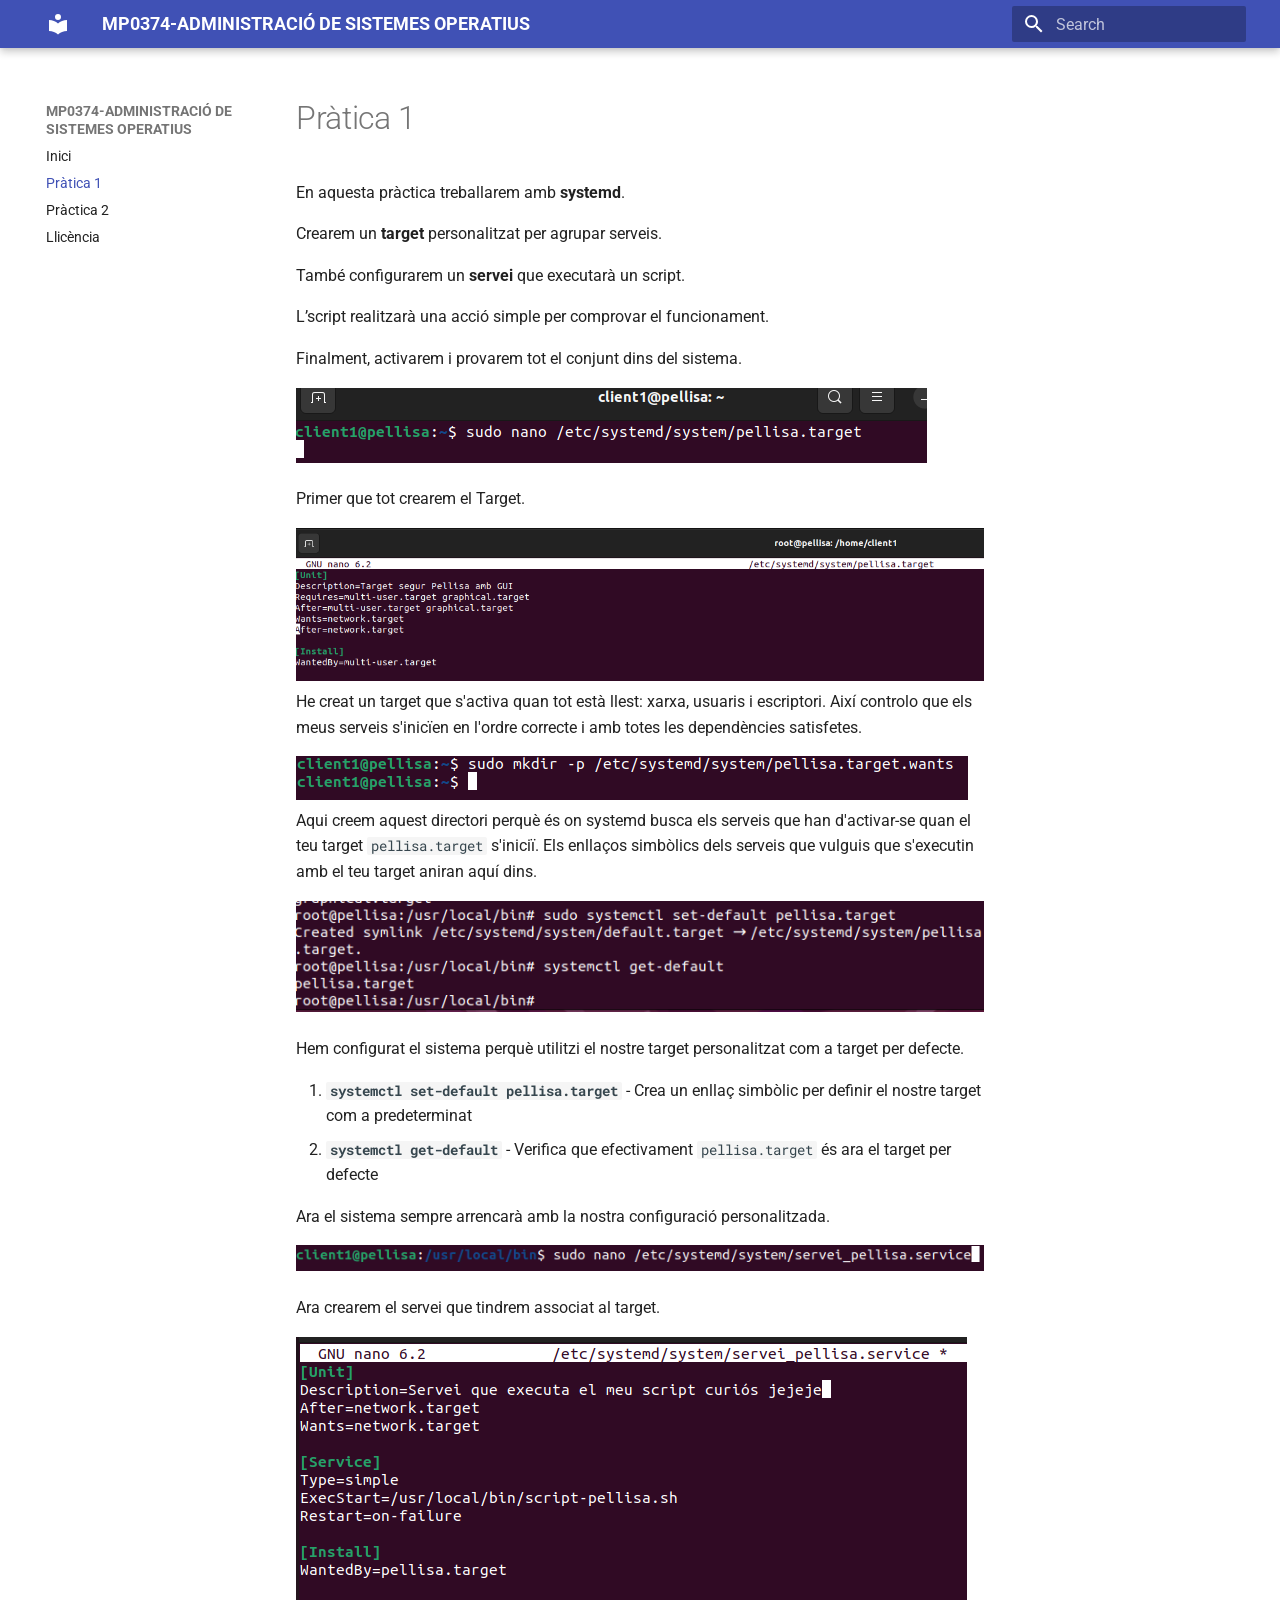
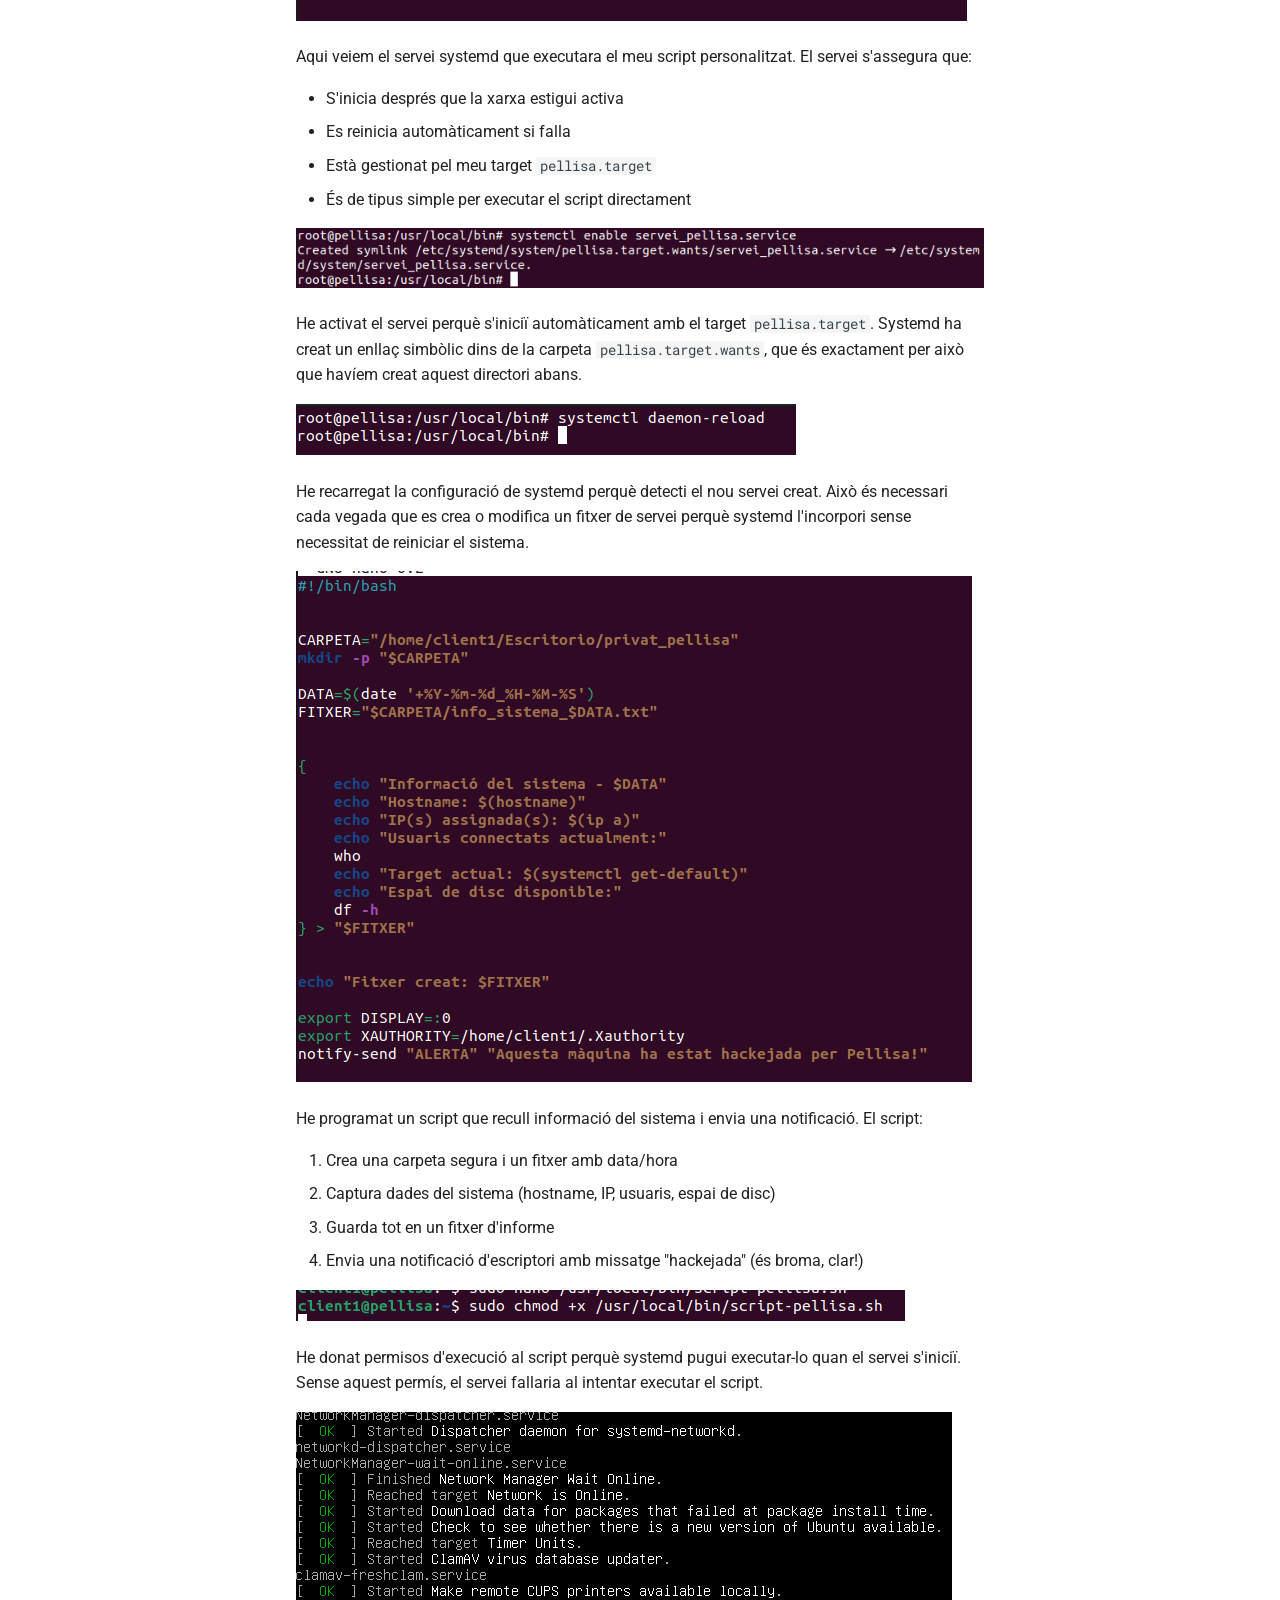
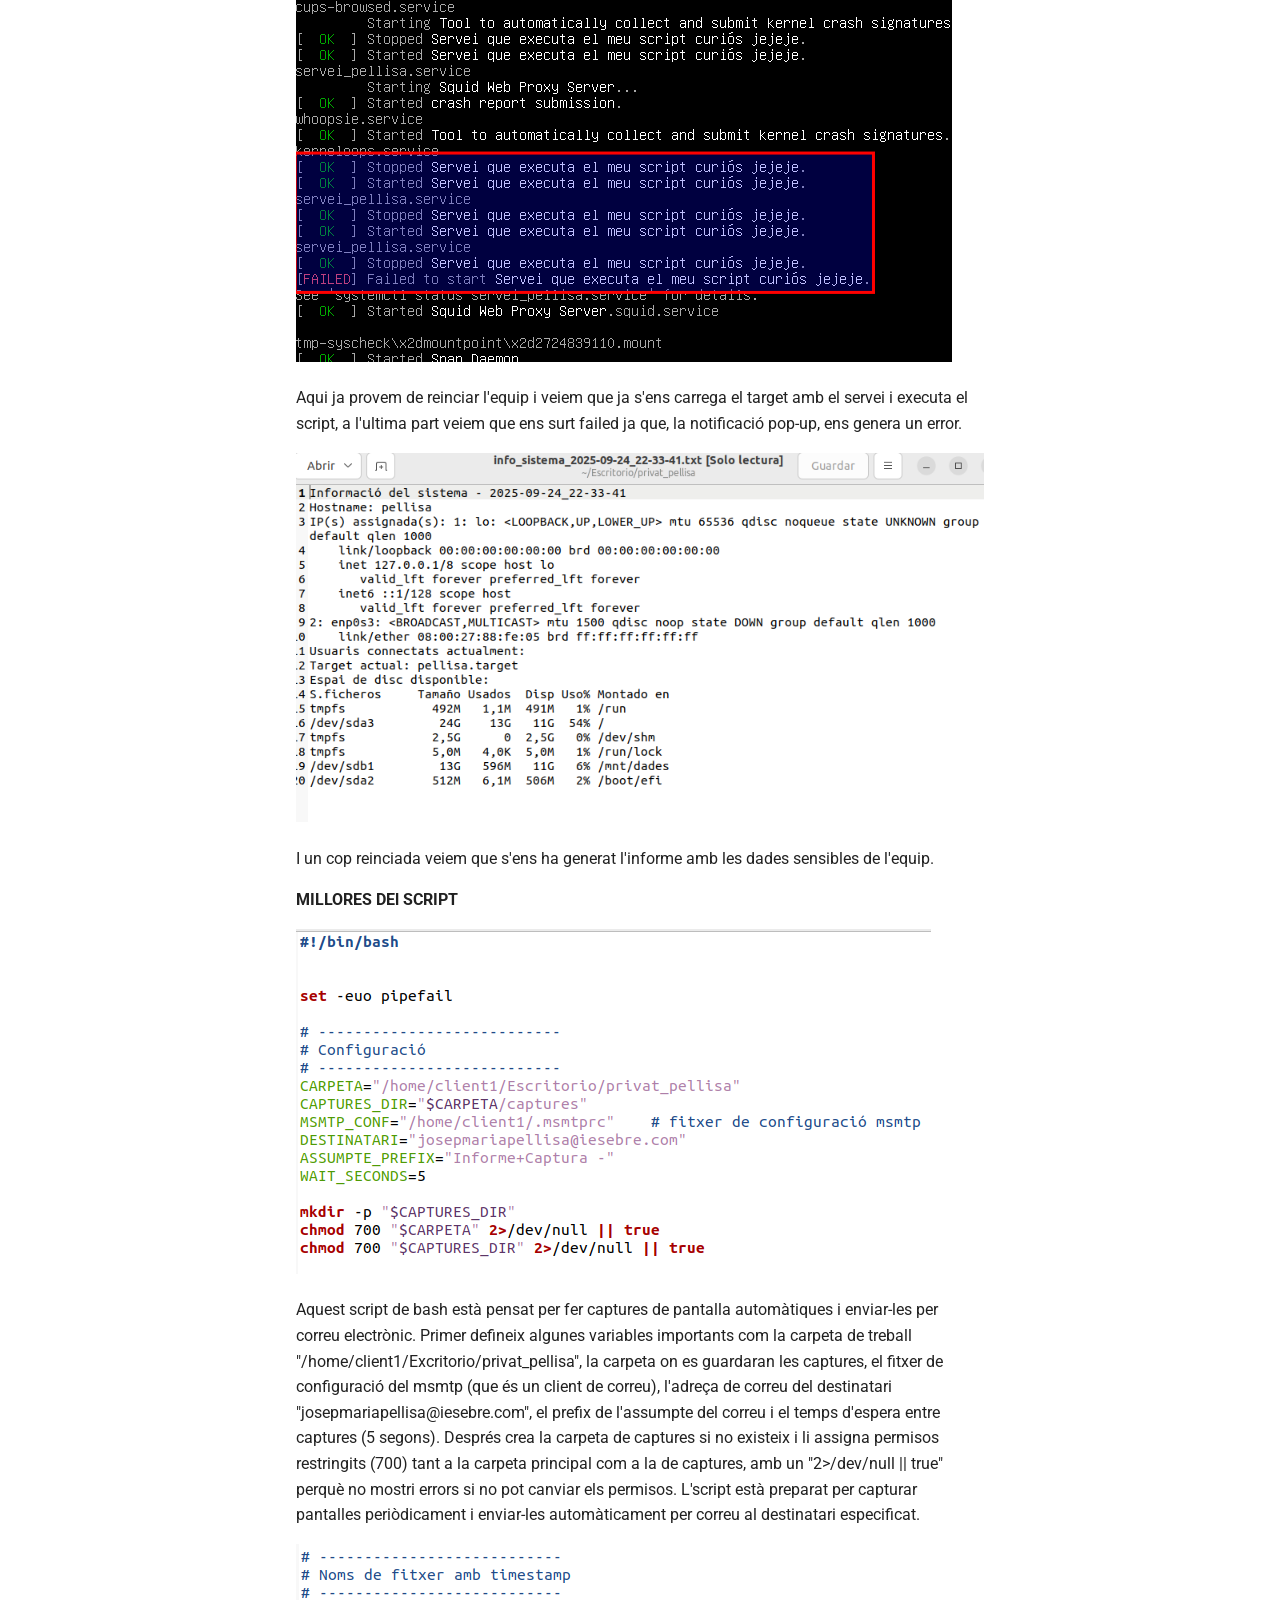
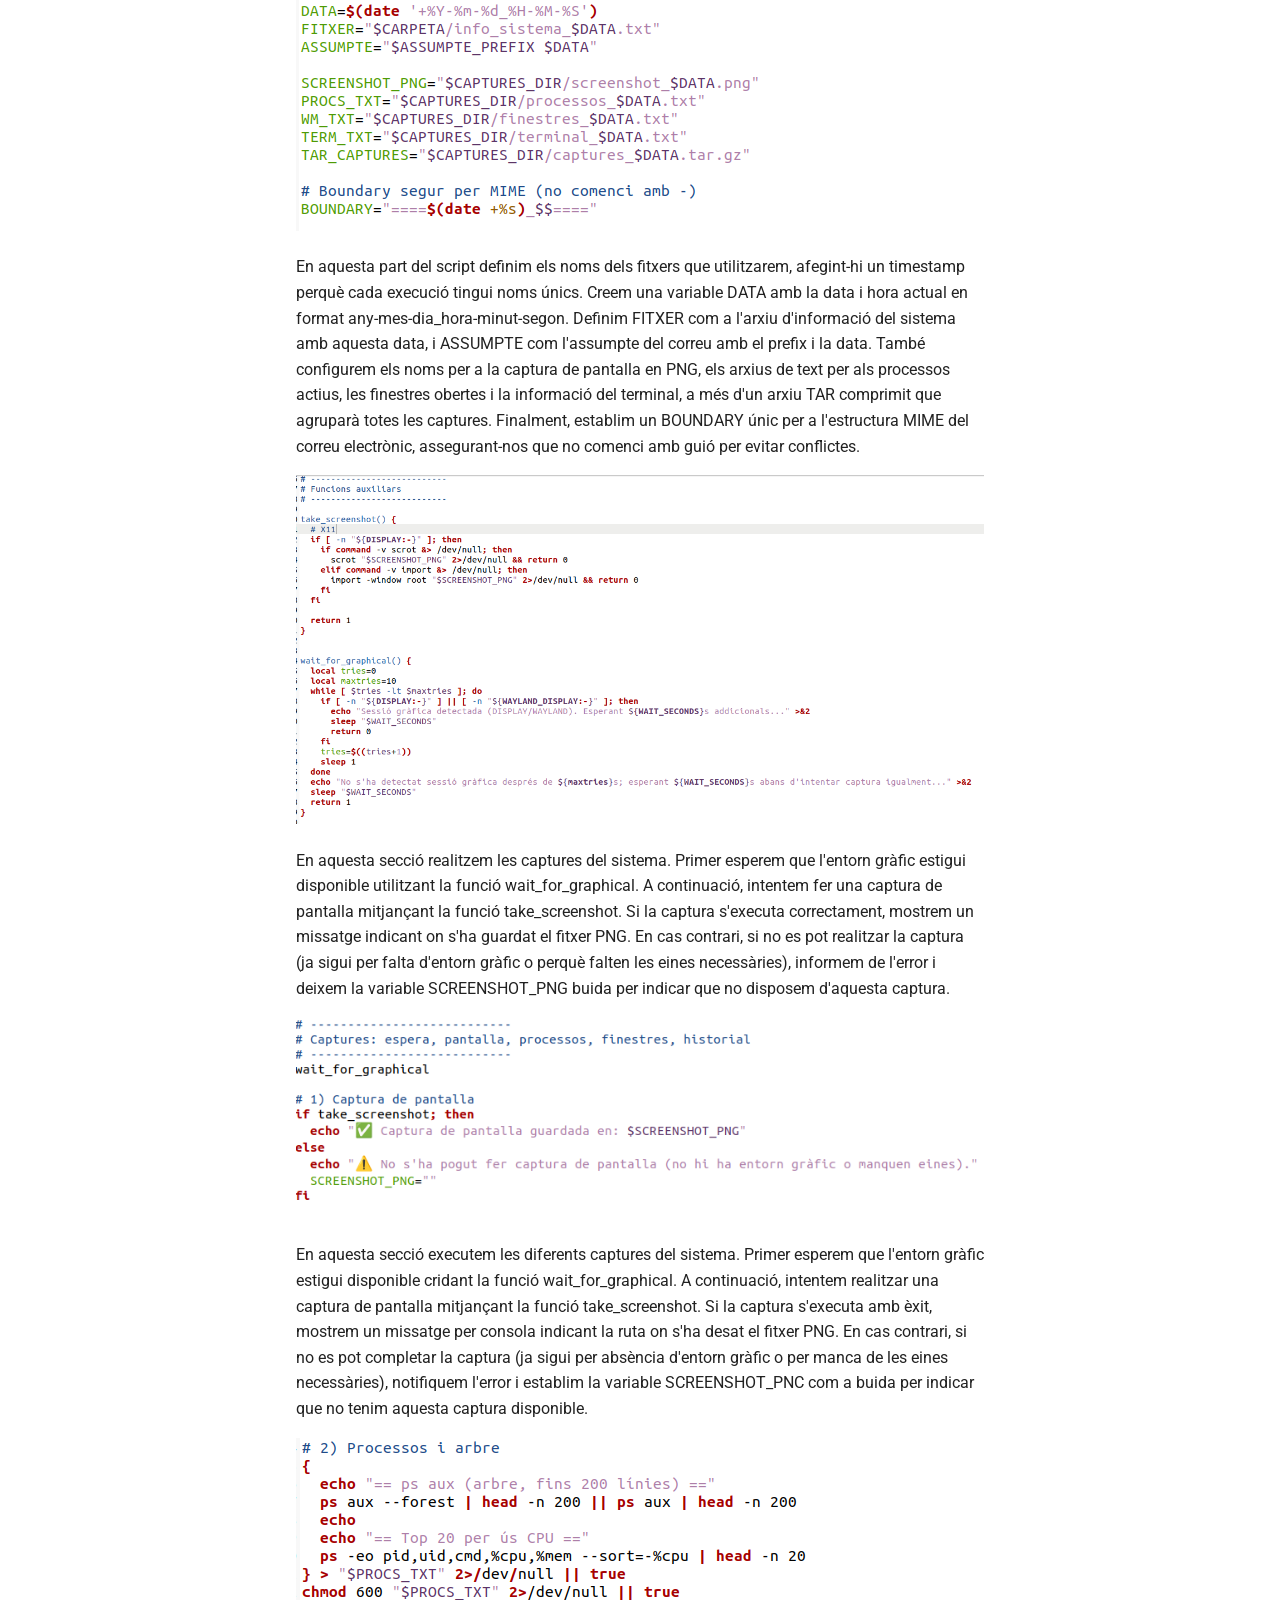
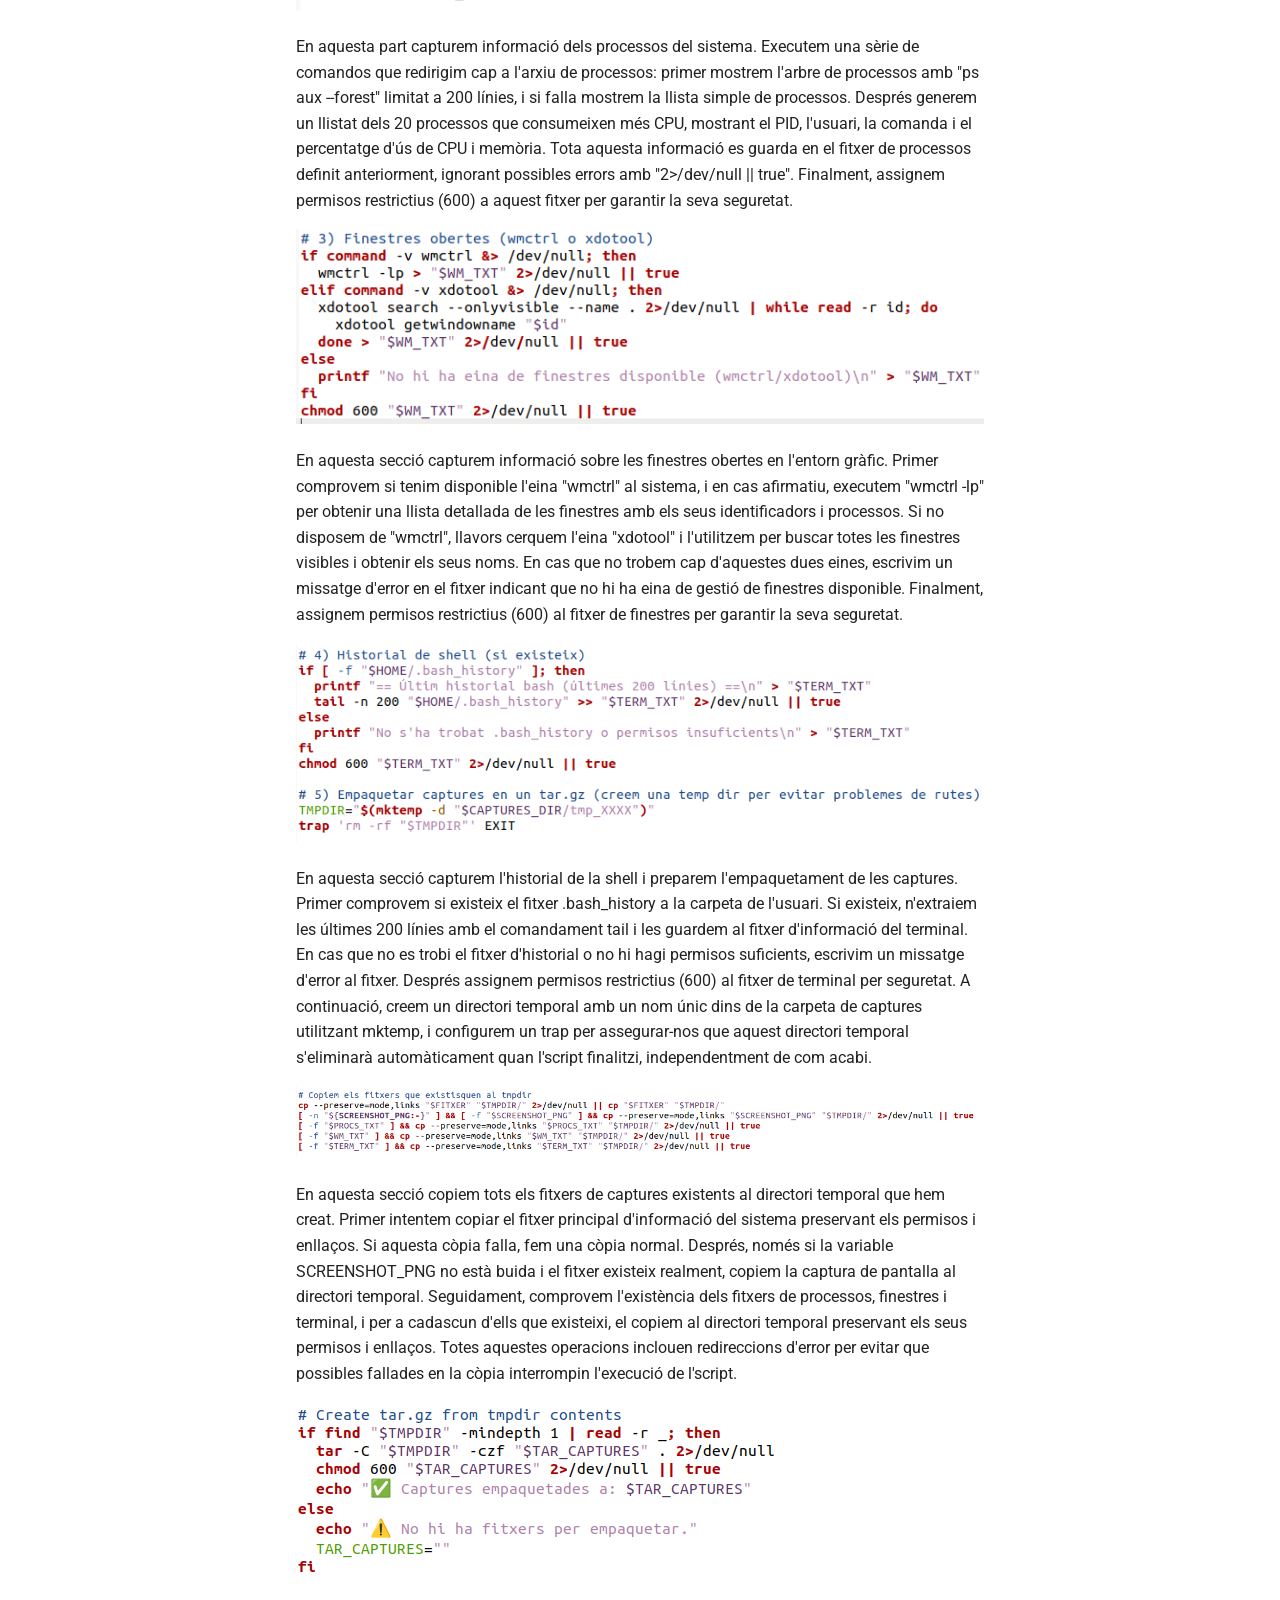
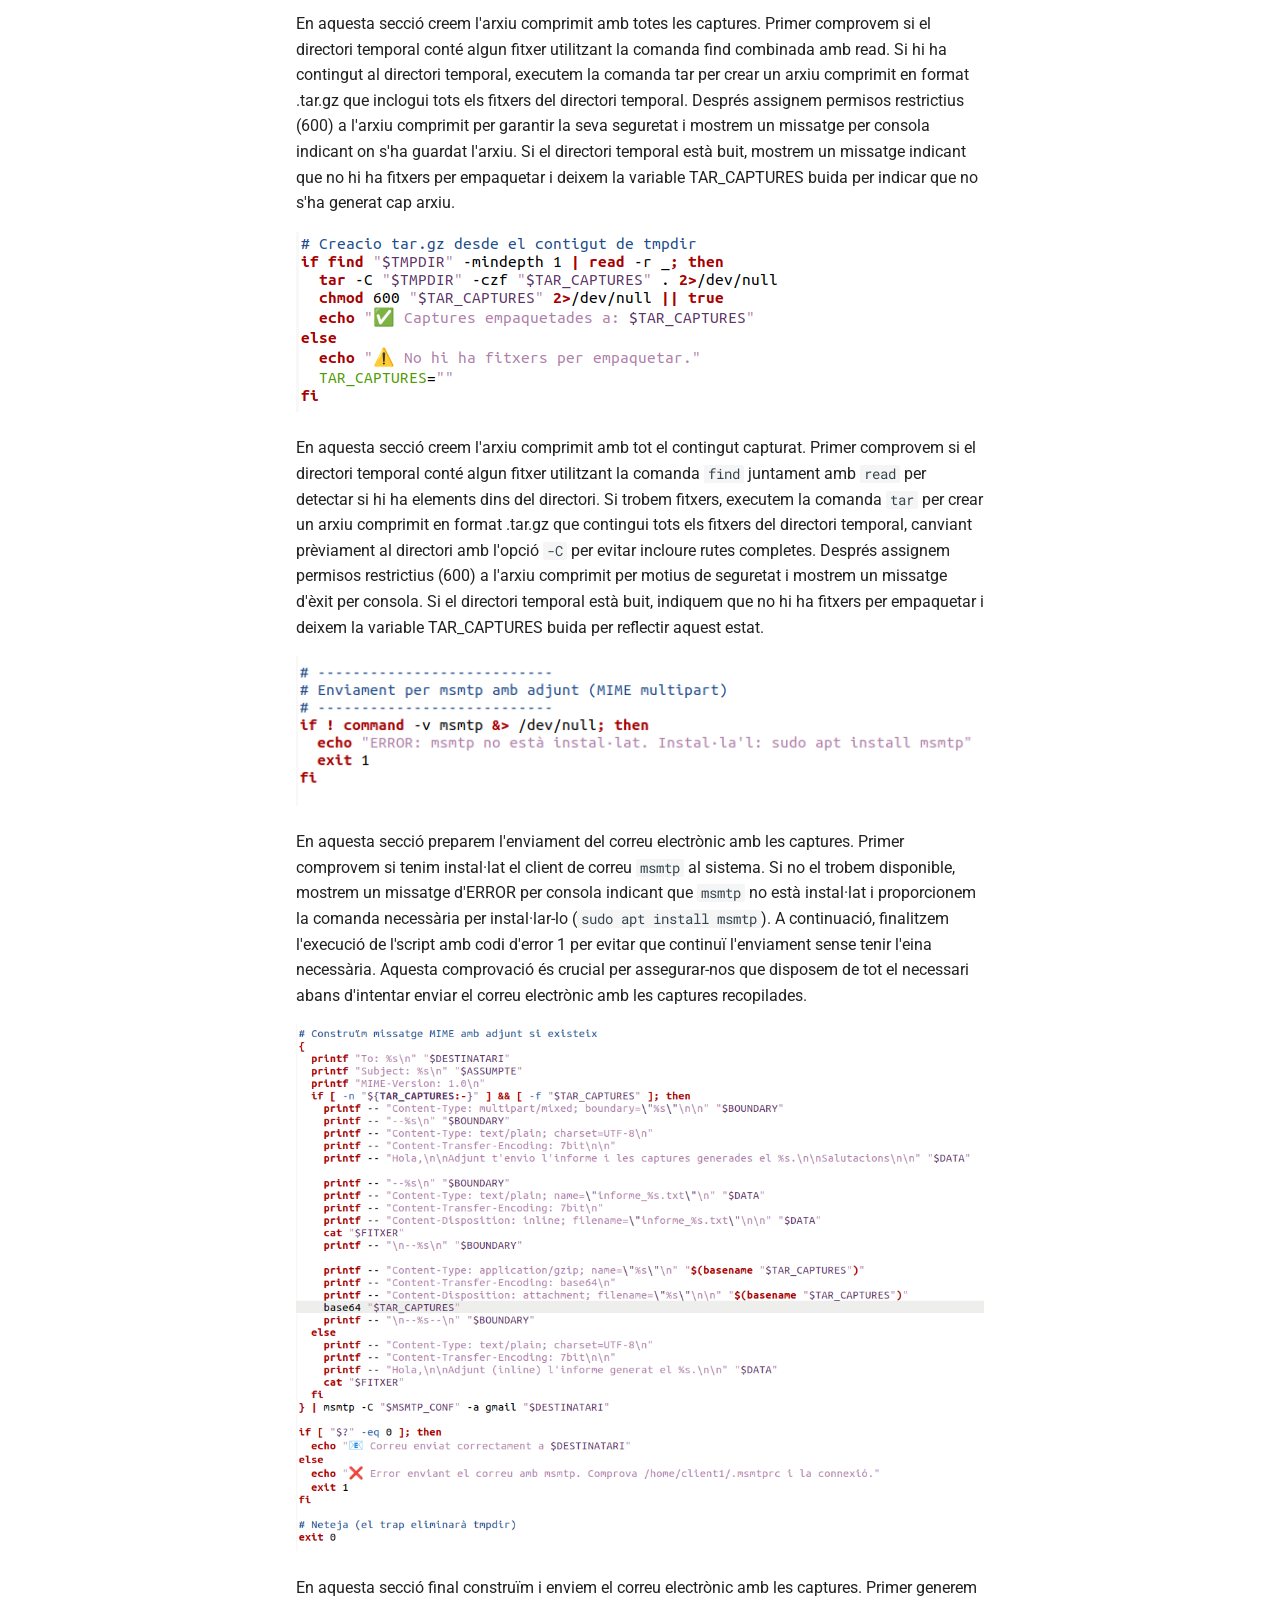
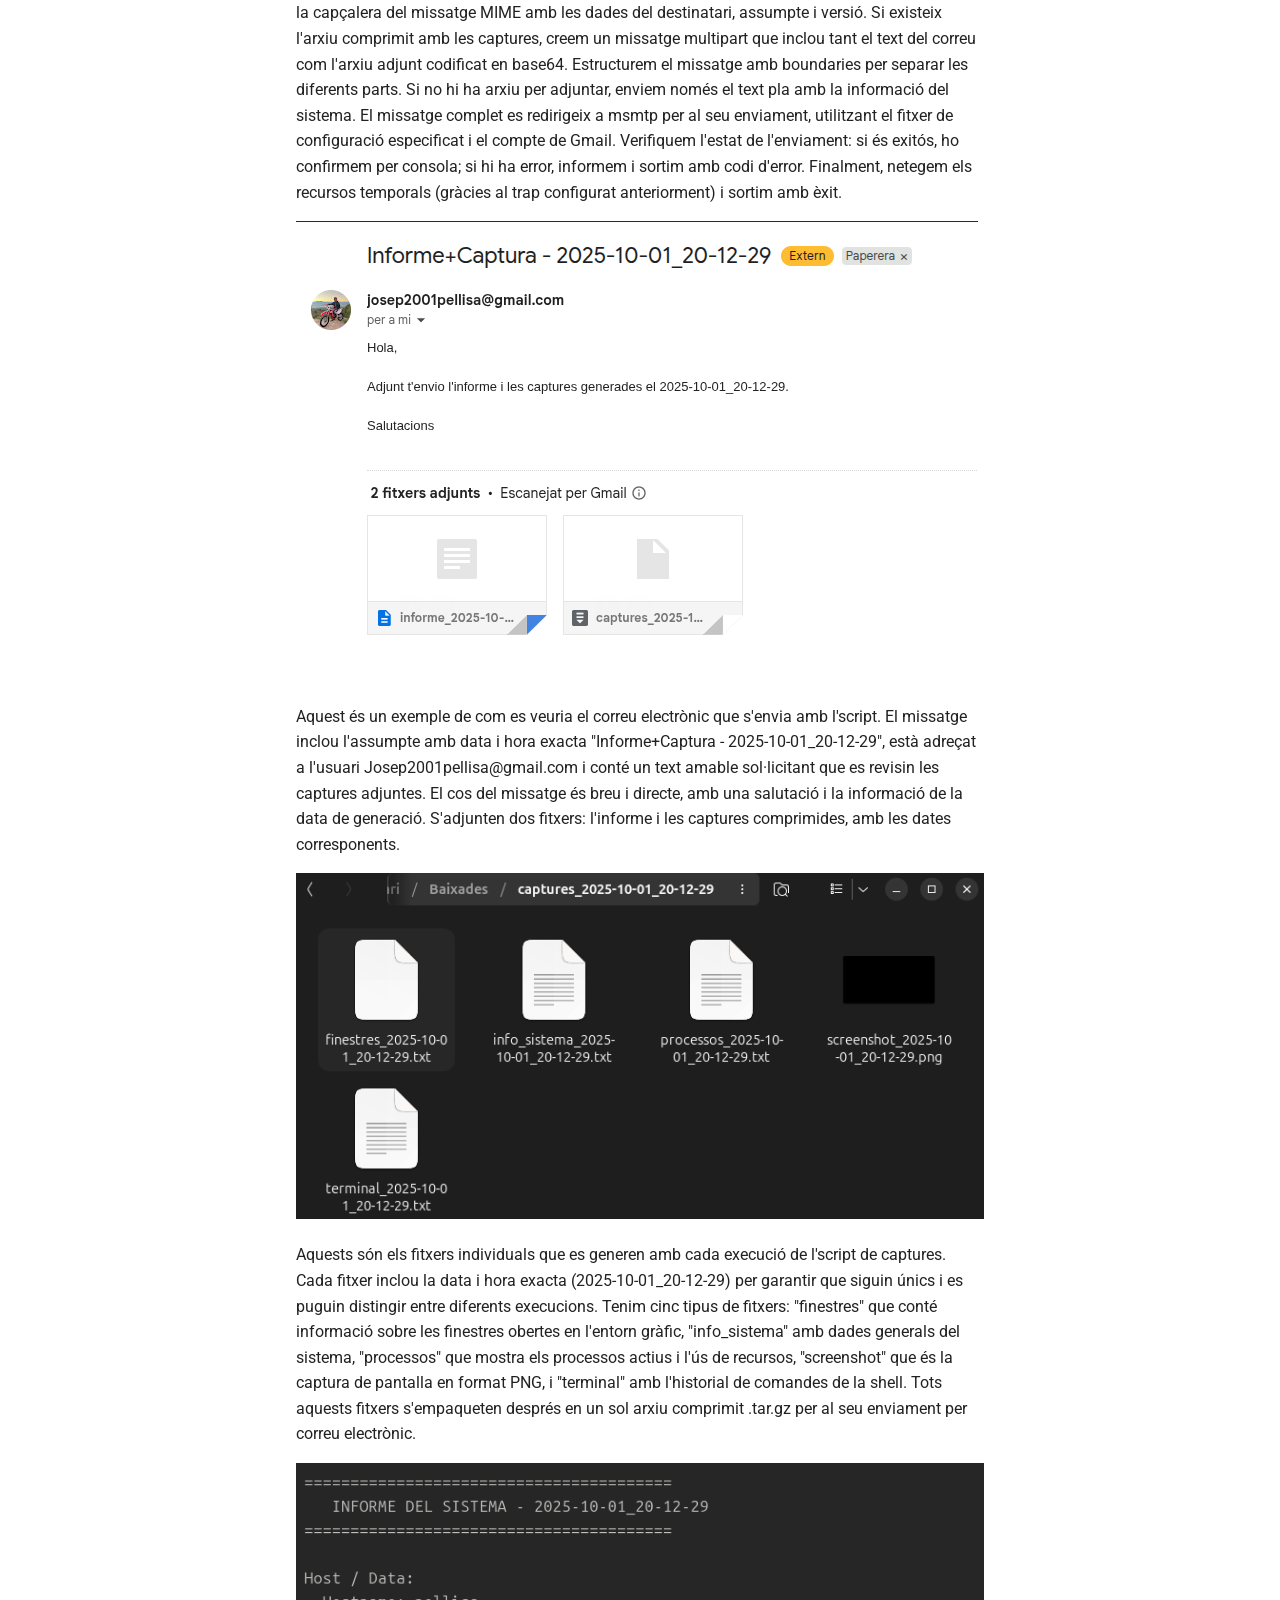
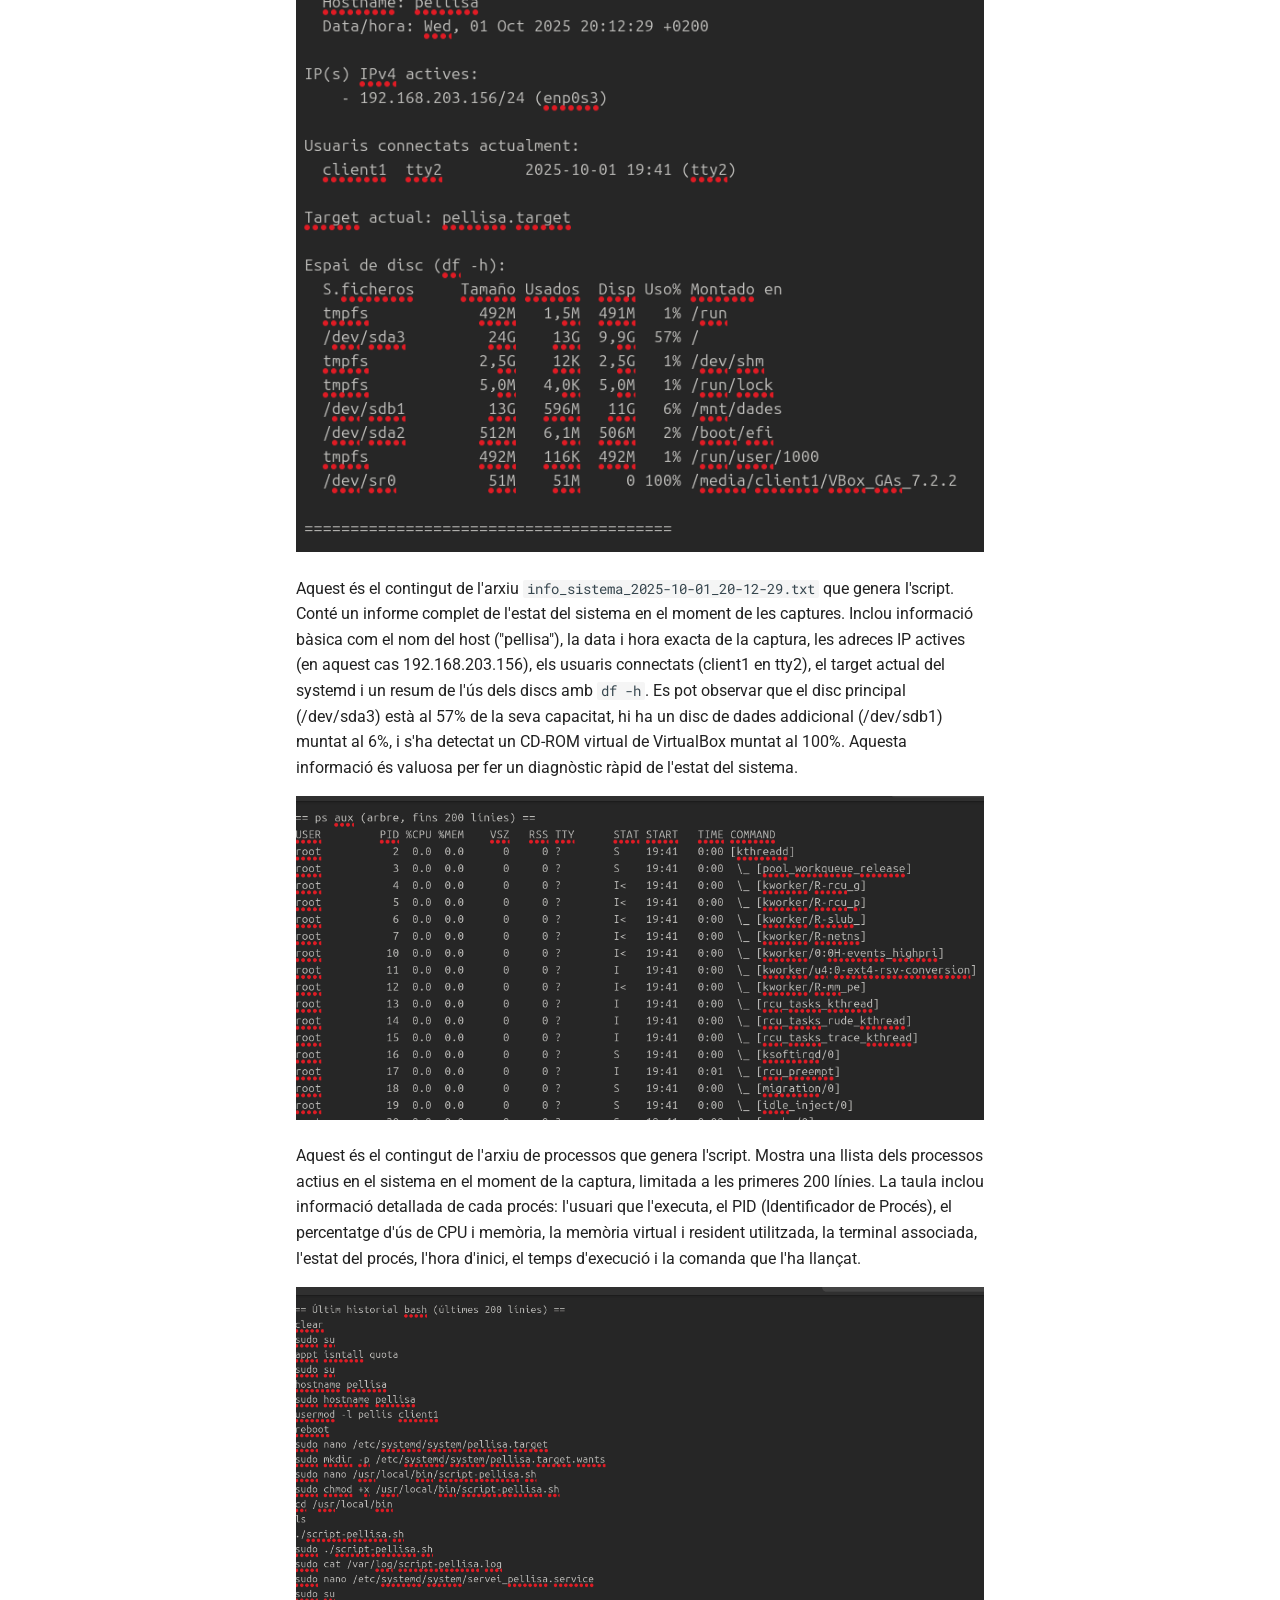
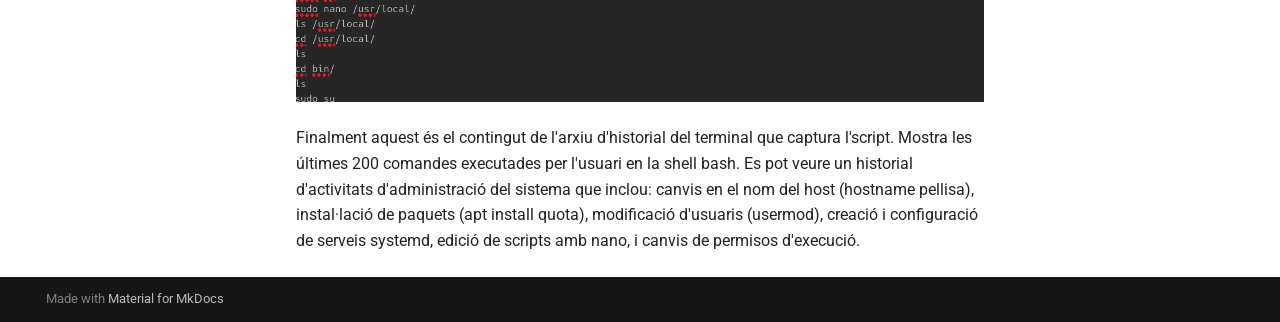
<file: systemd/index.html>
<!doctype html>
<html lang="en" class="no-js">
  <head>
    
      <meta charset="utf-8">
      <meta name="viewport" content="width=device-width,initial-scale=1">
      
      
      
      
        <link rel="prev" href="..">
      
      
        <link rel="next" href="../nssm/">
      
      
      <link rel="icon" href="../assets/images/favicon.png">
      <meta name="generator" content="mkdocs-1.5.3, mkdocs-material-9.4.0">
    
    
      
        <title>Pràtica 1 - MP0374-ADMINISTRACIÓ DE SISTEMES OPERATIUS</title>
      
    
    
      <link rel="stylesheet" href="../assets/stylesheets/main.9f615399.min.css">
      
      


    
    
      
    
    
      
        
        
        <link rel="preconnect" href="https://fonts.gstatic.com" crossorigin>
        <link rel="stylesheet" href="https://fonts.googleapis.com/css?family=Roboto:300,300i,400,400i,700,700i%7CRoboto+Mono:400,400i,700,700i&display=fallback">
        <style>:root{--md-text-font:"Roboto";--md-code-font:"Roboto Mono"}</style>
      
    
    
    <script>__md_scope=new URL("..",location),__md_hash=e=>[...e].reduce((e,_)=>(e<<5)-e+_.charCodeAt(0),0),__md_get=(e,_=localStorage,t=__md_scope)=>JSON.parse(_.getItem(t.pathname+"."+e)),__md_set=(e,_,t=localStorage,a=__md_scope)=>{try{t.setItem(a.pathname+"."+e,JSON.stringify(_))}catch(e){}}</script>
    
      

    
    
    
  </head>
  
  
    <body dir="ltr">
  
    
    
      <script>var palette=__md_get("__palette");if(palette&&"object"==typeof palette.color)for(var key of Object.keys(palette.color))document.body.setAttribute("data-md-color-"+key,palette.color[key])</script>
    
    <input class="md-toggle" data-md-toggle="drawer" type="checkbox" id="__drawer" autocomplete="off">
    <input class="md-toggle" data-md-toggle="search" type="checkbox" id="__search" autocomplete="off">
    <label class="md-overlay" for="__drawer"></label>
    <div data-md-component="skip">
      
    </div>
    <div data-md-component="announce">
      
    </div>
    
    
      

  

<header class="md-header md-header--shadow" data-md-component="header">
  <nav class="md-header__inner md-grid" aria-label="Header">
    <a href=".." title="MP0374-ADMINISTRACIÓ DE SISTEMES OPERATIUS" class="md-header__button md-logo" aria-label="MP0374-ADMINISTRACIÓ DE SISTEMES OPERATIUS" data-md-component="logo">
      
  
  <svg xmlns="http://www.w3.org/2000/svg" viewBox="0 0 24 24"><path d="M12 8a3 3 0 0 0 3-3 3 3 0 0 0-3-3 3 3 0 0 0-3 3 3 3 0 0 0 3 3m0 3.54C9.64 9.35 6.5 8 3 8v11c3.5 0 6.64 1.35 9 3.54 2.36-2.19 5.5-3.54 9-3.54V8c-3.5 0-6.64 1.35-9 3.54Z"/></svg>

    </a>
    <label class="md-header__button md-icon" for="__drawer">
      
      <svg xmlns="http://www.w3.org/2000/svg" viewBox="0 0 24 24"><path d="M3 6h18v2H3V6m0 5h18v2H3v-2m0 5h18v2H3v-2Z"/></svg>
    </label>
    <div class="md-header__title" data-md-component="header-title">
      <div class="md-header__ellipsis">
        <div class="md-header__topic">
          <span class="md-ellipsis">
            MP0374-ADMINISTRACIÓ DE SISTEMES OPERATIUS
          </span>
        </div>
        <div class="md-header__topic" data-md-component="header-topic">
          <span class="md-ellipsis">
            
              Pràtica 1
            
          </span>
        </div>
      </div>
    </div>
    
    
    
      <label class="md-header__button md-icon" for="__search">
        
        <svg xmlns="http://www.w3.org/2000/svg" viewBox="0 0 24 24"><path d="M9.5 3A6.5 6.5 0 0 1 16 9.5c0 1.61-.59 3.09-1.56 4.23l.27.27h.79l5 5-1.5 1.5-5-5v-.79l-.27-.27A6.516 6.516 0 0 1 9.5 16 6.5 6.5 0 0 1 3 9.5 6.5 6.5 0 0 1 9.5 3m0 2C7 5 5 7 5 9.5S7 14 9.5 14 14 12 14 9.5 12 5 9.5 5Z"/></svg>
      </label>
      <div class="md-search" data-md-component="search" role="dialog">
  <label class="md-search__overlay" for="__search"></label>
  <div class="md-search__inner" role="search">
    <form class="md-search__form" name="search">
      <input type="text" class="md-search__input" name="query" aria-label="Search" placeholder="Search" autocapitalize="off" autocorrect="off" autocomplete="off" spellcheck="false" data-md-component="search-query" required>
      <label class="md-search__icon md-icon" for="__search">
        
        <svg xmlns="http://www.w3.org/2000/svg" viewBox="0 0 24 24"><path d="M9.5 3A6.5 6.5 0 0 1 16 9.5c0 1.61-.59 3.09-1.56 4.23l.27.27h.79l5 5-1.5 1.5-5-5v-.79l-.27-.27A6.516 6.516 0 0 1 9.5 16 6.5 6.5 0 0 1 3 9.5 6.5 6.5 0 0 1 9.5 3m0 2C7 5 5 7 5 9.5S7 14 9.5 14 14 12 14 9.5 12 5 9.5 5Z"/></svg>
        
        <svg xmlns="http://www.w3.org/2000/svg" viewBox="0 0 24 24"><path d="M20 11v2H8l5.5 5.5-1.42 1.42L4.16 12l7.92-7.92L13.5 5.5 8 11h12Z"/></svg>
      </label>
      <nav class="md-search__options" aria-label="Search">
        
        <button type="reset" class="md-search__icon md-icon" title="Clear" aria-label="Clear" tabindex="-1">
          
          <svg xmlns="http://www.w3.org/2000/svg" viewBox="0 0 24 24"><path d="M19 6.41 17.59 5 12 10.59 6.41 5 5 6.41 10.59 12 5 17.59 6.41 19 12 13.41 17.59 19 19 17.59 13.41 12 19 6.41Z"/></svg>
        </button>
      </nav>
      
    </form>
    <div class="md-search__output">
      <div class="md-search__scrollwrap" data-md-scrollfix>
        <div class="md-search-result" data-md-component="search-result">
          <div class="md-search-result__meta">
            Initializing search
          </div>
          <ol class="md-search-result__list" role="presentation"></ol>
        </div>
      </div>
    </div>
  </div>
</div>
    
    
  </nav>
  
</header>
    
    <div class="md-container" data-md-component="container">
      
      
        
          
        
      
      <main class="md-main" data-md-component="main">
        <div class="md-main__inner md-grid">
          
            
              
              <div class="md-sidebar md-sidebar--primary" data-md-component="sidebar" data-md-type="navigation" >
                <div class="md-sidebar__scrollwrap">
                  <div class="md-sidebar__inner">
                    



<nav class="md-nav md-nav--primary" aria-label="Navigation" data-md-level="0">
  <label class="md-nav__title" for="__drawer">
    <a href=".." title="MP0374-ADMINISTRACIÓ DE SISTEMES OPERATIUS" class="md-nav__button md-logo" aria-label="MP0374-ADMINISTRACIÓ DE SISTEMES OPERATIUS" data-md-component="logo">
      
  
  <svg xmlns="http://www.w3.org/2000/svg" viewBox="0 0 24 24"><path d="M12 8a3 3 0 0 0 3-3 3 3 0 0 0-3-3 3 3 0 0 0-3 3 3 3 0 0 0 3 3m0 3.54C9.64 9.35 6.5 8 3 8v11c3.5 0 6.64 1.35 9 3.54 2.36-2.19 5.5-3.54 9-3.54V8c-3.5 0-6.64 1.35-9 3.54Z"/></svg>

    </a>
    MP0374-ADMINISTRACIÓ DE SISTEMES OPERATIUS
  </label>
  
  <ul class="md-nav__list" data-md-scrollfix>
    
      
      
  
  
  
    <li class="md-nav__item">
      <a href=".." class="md-nav__link">
        
  
  <span class="md-ellipsis">
    Inici
  </span>
  

      </a>
    </li>
  

    
      
      
  
  
    
  
  
    <li class="md-nav__item md-nav__item--active">
      
      <input class="md-nav__toggle md-toggle" type="checkbox" id="__toc">
      
      
      
      <a href="./" class="md-nav__link md-nav__link--active">
        
  
  <span class="md-ellipsis">
    Pràtica 1
  </span>
  

      </a>
      
    </li>
  

    
      
      
  
  
  
    <li class="md-nav__item">
      <a href="../nssm/" class="md-nav__link">
        
  
  <span class="md-ellipsis">
    Pràctica 2
  </span>
  

      </a>
    </li>
  

    
      
      
  
  
  
    <li class="md-nav__item">
      <a href="../LICENSE/" class="md-nav__link">
        
  
  <span class="md-ellipsis">
    Llicència
  </span>
  

      </a>
    </li>
  

    
  </ul>
</nav>
                  </div>
                </div>
              </div>
            
            
              
              <div class="md-sidebar md-sidebar--secondary" data-md-component="sidebar" data-md-type="toc" >
                <div class="md-sidebar__scrollwrap">
                  <div class="md-sidebar__inner">
                    

<nav class="md-nav md-nav--secondary" aria-label="Table of contents">
  
  
  
  
</nav>
                  </div>
                </div>
              </div>
            
          
          
            <div class="md-content" data-md-component="content">
              <article class="md-content__inner md-typeset">
                
                  


  <h1>Pràtica 1</h1>

<p>En aquesta pràctica treballarem amb <strong>systemd</strong>.</p>
<p>Crearem un <strong>target</strong> personalitzat per agrupar serveis.  </p>
<p>També configurarem un <strong>servei</strong> que executarà un script.  </p>
<p>L’script realitzarà una acció simple per comprovar el funcionament.  </p>
<p>Finalment, activarem i provarem tot el conjunt dins del sistema.</p>
<p><img alt="Captura" src="../custom/Selecci%C3%B3_002.png" /></p>
<p>Primer que tot crearem el Target.</p>
<p><img alt="Captura" src="../custom/Selecci%C3%B3_025.png" />
He creat un target que s'activa quan tot està llest: xarxa, usuaris i escriptori. Així controlo que els meus serveis s'inicïen en l'ordre correcte i amb totes les dependències satisfetes.</p>
<p><img alt="Captura" src="../custom/Selecci%C3%B3_005.png" />
Aqui creem aquest directori perquè és on systemd busca els serveis que han d'activar-se quan el teu target <code>pellisa.target</code> s'iniciï. Els enllaços simbòlics dels serveis que vulguis que s'executin amb el teu target aniran aquí dins.</p>
<p><img alt="Captura" src="../custom/Selecci%C3%B3_022.png" /></p>
<p>Hem configurat el sistema perquè utilitzi el nostre target personalitzat com a target per defecte. </p>
<ol>
<li><strong><code>systemctl set-default pellisa.target</code></strong> - Crea un enllaç simbòlic per definir el nostre target com a predeterminat</li>
<li><strong><code>systemctl get-default</code></strong> - Verifica que efectivament <code>pellisa.target</code> és ara el target per defecte</li>
</ol>
<p>Ara el sistema sempre arrencarà amb la nostra configuració personalitzada.</p>
<p><img alt="Captura" src="../custom/Selecci%C3%B3_011.png" /></p>
<p>Ara crearem el servei que tindrem associat al target.</p>
<p><img alt="Captura" src="../custom/Selecci%C3%B3_012.png" /></p>
<p>Aqui veiem el servei systemd que executara el meu script personalitzat. El servei s'assegura que:</p>
<ul>
<li>S'inicia després que la xarxa estigui activa</li>
<li>Es reinicia automàticament si falla</li>
<li>Està gestionat pel meu target <code>pellisa.target</code></li>
<li>És de tipus simple per executar el script directament</li>
</ul>
<p><img alt="Captura" src="../custom/Selecci%C3%B3_014.png" /></p>
<p>He activat el servei perquè s'iniciï automàticament amb el target <code>pellisa.target</code>. Systemd ha creat un enllaç simbòlic dins de la carpeta <code>pellisa.target.wants</code>, que és exactament per això que havíem creat aquest directori abans.</p>
<p><img alt="Captura" src="../custom/Selecci%C3%B3_013.png" /></p>
<p>He recarregat la configuració de systemd perquè detecti el nou servei creat. Això és necessari cada vegada que es crea o modifica un fitxer de servei perquè systemd l'incorpori sense necessitat de reiniciar el sistema.</p>
<p><img alt="Captura" src="../custom/Selecci%C3%B3_028.png" /></p>
<p>He programat un script que recull informació del sistema i envia una notificació. El script:</p>
<ol>
<li>Crea una carpeta segura i un fitxer amb data/hora</li>
<li>Captura dades del sistema (hostname, IP, usuaris, espai de disc)</li>
<li>Guarda tot en un fitxer d'informe</li>
<li>Envia una notificació d'escriptori amb missatge "hackejada" (és broma, clar!)</li>
</ol>
<p><img alt="Captura" src="../custom/Selecci%C3%B3_008.png" /></p>
<p>He donat permisos d'execució al script perquè systemd pugui executar-lo quan el servei s'iniciï. Sense aquest permís, el servei fallaria al intentar executar el script.</p>
<p><img alt="Captura" src="../custom/Selecci%C3%B3_027.png" /></p>
<p>Aqui ja provem de reinciar l'equip i veiem que ja s'ens carrega el target amb el servei i executa el script, a l'ultima part veiem que ens surt failed ja que, la notificació pop-up, ens genera un error.</p>
<p><img alt="Captura" src="../custom/Selecci%C3%B3_029.png" /></p>
<p>I un cop reinciada veiem que s'ens ha generat l'informe amb les dades sensibles de l'equip.</p>
<p><strong>MILLORES DEl SCRIPT</strong></p>
<p><img alt="Captura" src="../custom/Selecci%C3%B3_033.png" /></p>
<p>Aquest script de bash està pensat per fer captures de pantalla automàtiques i enviar-les per correu electrònic. Primer defineix algunes variables importants com la carpeta de treball "/home/client1/Excritorio/privat_pellisa", la carpeta on es guardaran les captures, el fitxer de configuració del msmtp (que és un client de correu), l'adreça de correu del destinatari "josepmariapellisa@iesebre.com", el prefix de l'assumpte del correu i el temps d'espera entre captures (5 segons). Després crea la carpeta de captures si no existeix i li assigna permisos restringits (700) tant a la carpeta principal com a la de captures, amb un "2&gt;/dev/null || true" perquè no mostri errors si no pot canviar els permisos. L'script està preparat per capturar pantalles periòdicament i enviar-les automàticament per correu al destinatari especificat.</p>
<p><img alt="Captura" src="../custom/Selecci%C3%B3_034.png" /></p>
<p>En aquesta part del script definim els noms dels fitxers que utilitzarem, afegint-hi un timestamp perquè cada execució tingui noms únics. Creem una variable DATA amb la data i hora actual en format any-mes-dia_hora-minut-segon. Definim FITXER com a l'arxiu d'informació del sistema amb aquesta data, i ASSUMPTE com l'assumpte del correu amb el prefix i la data. També configurem els noms per a la captura de pantalla en PNG, els arxius de text per als processos actius, les finestres obertes i la informació del terminal, a més d'un arxiu TAR comprimit que agruparà totes les captures. Finalment, establim un BOUNDARY únic per a l'estructura MIME del correu electrònic, assegurant-nos que no comenci amb guió per evitar conflictes.</p>
<p><img alt="Captura" src="../custom/Selecci%C3%B3_035.png" /></p>
<p>En aquesta secció realitzem les captures del sistema. Primer esperem que l'entorn gràfic estigui disponible utilitzant la funció wait_for_graphical. A continuació, intentem fer una captura de pantalla mitjançant la funció take_screenshot. Si la captura s'executa correctament, mostrem un missatge indicant on s'ha guardat el fitxer PNG. En cas contrari, si no es pot realitzar la captura (ja sigui per falta d'entorn gràfic o perquè falten les eines necessàries), informem de l'error i deixem la variable SCREENSHOT_PNG buida per indicar que no disposem d'aquesta captura.</p>
<p><img alt="Captura" src="../custom/Selecci%C3%B3_036.png" /></p>
<p>En aquesta secció executem les diferents captures del sistema. Primer esperem que l'entorn gràfic estigui disponible cridant la funció wait_for_graphical. A continuació, intentem realitzar una captura de pantalla mitjançant la funció take_screenshot. Si la captura s'executa amb èxit, mostrem un missatge per consola indicant la ruta on s'ha desat el fitxer PNG. En cas contrari, si no es pot completar la captura (ja sigui per absència d'entorn gràfic o per manca de les eines necessàries), notifiquem l'error i establim la variable SCREENSHOT_PNC com a buida per indicar que no tenim aquesta captura disponible.</p>
<p><img alt="Captura" src="../custom/Selecci%C3%B3_037.png" /></p>
<p>En aquesta part capturem informació dels processos del sistema. Executem una sèrie de comandos que redirigim cap a l'arxiu de processos: primer mostrem l'arbre de processos amb "ps aux --forest" limitat a 200 línies, i si falla mostrem la llista simple de processos. Després generem un llistat dels 20 processos que consumeixen més CPU, mostrant el PID, l'usuari, la comanda i el percentatge d'ús de CPU i memòria. Tota aquesta informació es guarda en el fitxer de processos definit anteriorment, ignorant possibles errors amb "2&gt;/dev/null || true". Finalment, assignem permisos restrictius (600) a aquest fitxer per garantir la seva seguretat.</p>
<p><img alt="Captura" src="../custom/Selecci%C3%B3_038.png" /></p>
<p>En aquesta secció capturem informació sobre les finestres obertes en l'entorn gràfic. Primer comprovem si tenim disponible l'eina "wmctrl" al sistema, i en cas afirmatiu, executem "wmctrl -lp" per obtenir una llista detallada de les finestres amb els seus identificadors i processos. Si no disposem de "wmctrl", llavors cerquem l'eina "xdotool" i l'utilitzem per buscar totes les finestres visibles i obtenir els seus noms. En cas que no trobem cap d'aquestes dues eines, escrivim un missatge d'error en el fitxer indicant que no hi ha eina de gestió de finestres disponible. Finalment, assignem permisos restrictius (600) al fitxer de finestres per garantir la seva seguretat.</p>
<p><img alt="Captura" src="../custom/Selecci%C3%B3_039.png" /></p>
<p>En aquesta secció capturem l'historial de la shell i preparem l'empaquetament de les captures. Primer comprovem si existeix el fitxer .bash_history a la carpeta de l'usuari. Si existeix, n'extraiem les últimes 200 línies amb el comandament tail i les guardem al fitxer d'informació del terminal. En cas que no es trobi el fitxer d'historial o no hi hagi permisos suficients, escrivim un missatge d'error al fitxer. Després assignem permisos restrictius (600) al fitxer de terminal per seguretat. A continuació, creem un directori temporal amb un nom únic dins de la carpeta de captures utilitzant mktemp, i configurem un trap per assegurar-nos que aquest directori temporal s'eliminarà automàticament quan l'script finalitzi, independentment de com acabi.</p>
<p><img alt="Captura" src="../custom/Selecci%C3%B3_040.png" /></p>
<p>En aquesta secció copiem tots els fitxers de captures existents al directori temporal que hem creat. Primer intentem copiar el fitxer principal d'informació del sistema preservant els permisos i enllaços. Si aquesta còpia falla, fem una còpia normal. Després, només si la variable SCREENSHOT_PNG no està buida i el fitxer existeix realment, copiem la captura de pantalla al directori temporal. Seguidament, comprovem l'existència dels fitxers de processos, finestres i terminal, i per a cadascun d'ells que existeixi, el copiem al directori temporal preservant els seus permisos i enllaços. Totes aquestes operacions inclouen redireccions d'error per evitar que possibles fallades en la còpia interrompin l'execució de l'script.</p>
<p><img alt="Captura" src="../custom/Selecci%C3%B3_041.png" /></p>
<p>En aquesta secció creem l'arxiu comprimit amb totes les captures. Primer comprovem si el directori temporal conté algun fitxer utilitzant la comanda find combinada amb read. Si hi ha contingut al directori temporal, executem la comanda tar per crear un arxiu comprimit en format .tar.gz que inclogui tots els fitxers del directori temporal. Després assignem permisos restrictius (600) a l'arxiu comprimit per garantir la seva seguretat i mostrem un missatge per consola indicant on s'ha guardat l'arxiu. Si el directori temporal està buit, mostrem un missatge indicant que no hi ha fitxers per empaquetar i deixem la variable TAR_CAPTURES buida per indicar que no s'ha generat cap arxiu.</p>
<p><img alt="Captura" src="../custom/Selecci%C3%B3_042.png" /></p>
<p>En aquesta secció creem l'arxiu comprimit amb tot el contingut capturat. Primer comprovem si el directori temporal conté algun fitxer utilitzant la comanda <code>find</code> juntament amb <code>read</code> per detectar si hi ha elements dins del directori. Si trobem fitxers, executem la comanda <code>tar</code> per crear un arxiu comprimit en format .tar.gz que contingui tots els fitxers del directori temporal, canviant prèviament al directori amb l'opció <code>-C</code> per evitar incloure rutes completes. Després assignem permisos restrictius (600) a l'arxiu comprimit per motius de seguretat i mostrem un missatge d'èxit per consola. Si el directori temporal està buit, indiquem que no hi ha fitxers per empaquetar i deixem la variable TAR_CAPTURES buida per reflectir aquest estat.</p>
<p><img alt="Captura" src="../custom/Selecci%C3%B3_043.png" /></p>
<p>En aquesta secció preparem l'enviament del correu electrònic amb les captures. Primer comprovem si tenim instal·lat el client de correu <code>msmtp</code> al sistema. Si no el trobem disponible, mostrem un missatge d'ERROR per consola indicant que <code>msmtp</code> no està instal·lat i proporcionem la comanda necessària per instal·lar-lo (<code>sudo apt install msmtp</code>). A continuació, finalitzem l'execució de l'script amb codi d'error 1 per evitar que continuï l'enviament sense tenir l'eina necessària. Aquesta comprovació és crucial per assegurar-nos que disposem de tot el necessari abans d'intentar enviar el correu electrònic amb les captures recopilades.</p>
<p><img alt="Captura" src="../custom/Selecci%C3%B3_044.png" /></p>
<p>En aquesta secció final construïm i enviem el correu electrònic amb les captures. Primer generem la capçalera del missatge MIME amb les dades del destinatari, assumpte i versió. Si existeix l'arxiu comprimit amb les captures, creem un missatge multipart que inclou tant el text del correu com l'arxiu adjunt codificat en base64. Estructurem el missatge amb boundaries per separar les diferents parts. Si no hi ha arxiu per adjuntar, enviem només el text pla amb la informació del sistema. El missatge complet es redirigeix a msmtp per al seu enviament, utilitzant el fitxer de configuració especificat i el compte de Gmail. Verifiquem l'estat de l'enviament: si és exitós, ho confirmem per consola; si hi ha error, informem i sortim amb codi d'error. Finalment, netegem els recursos temporals (gràcies al trap configurat anteriorment) i sortim amb èxit.</p>
<p><img alt="Captura" src="../custom/Selecci%C3%B3_045.png" /></p>
<p>Aquest és un exemple de com es veuria el correu electrònic que s'envia amb l'script. El missatge inclou l'assumpte amb data i hora exacta "Informe+Captura - 2025-10-01_20-12-29", està adreçat a l'usuari Josep2001pellisa@gmail.com i conté un text amable sol·licitant que es revisin les captures adjuntes. El cos del missatge és breu i directe, amb una salutació i la informació de la data de generació. S'adjunten dos fitxers: l'informe i les captures comprimides, amb les dates corresponents.</p>
<p><img alt="Captura" src="../custom/Selecci%C3%B3_048.png" /></p>
<p>Aquests són els fitxers individuals que es generen amb cada execució de l'script de captures. Cada fitxer inclou la data i hora exacta (2025-10-01_20-12-29) per garantir que siguin únics i es puguin distingir entre diferents execucions. Tenim cinc tipus de fitxers: "finestres" que conté informació sobre les finestres obertes en l'entorn gràfic, "info_sistema" amb dades generals del sistema, "processos" que mostra els processos actius i l'ús de recursos, "screenshot" que és la captura de pantalla en format PNG, i "terminal" amb l'historial de comandes de la shell. Tots aquests fitxers s'empaqueten després en un sol arxiu comprimit .tar.gz per al seu enviament per correu electrònic.</p>
<p><img alt="Captura" src="../custom/Selecci%C3%B3_046.png" /></p>
<p>Aquest és el contingut de l'arxiu <code>info_sistema_2025-10-01_20-12-29.txt</code> que genera l'script. Conté un informe complet de l'estat del sistema en el moment de les captures. Inclou informació bàsica com el nom del host ("pellisa"), la data i hora exacta de la captura, les adreces IP actives (en aquest cas 192.168.203.156), els usuaris connectats (client1 en tty2), el target actual del systemd i un resum de l'ús dels discs amb <code>df -h</code>. Es pot observar que el disc principal (/dev/sda3) està al 57% de la seva capacitat, hi ha un disc de dades addicional (/dev/sdb1) muntat al 6%, i s'ha detectat un CD-ROM virtual de VirtualBox muntat al 100%. Aquesta informació és valuosa per fer un diagnòstic ràpid de l'estat del sistema.</p>
<p><img alt="Captura" src="../custom/Selecci%C3%B3_049.png" /></p>
<p>Aquest és el contingut de l'arxiu de processos que genera l'script. Mostra una llista dels processos actius en el sistema en el moment de la captura, limitada a les primeres 200 línies. La taula inclou informació detallada de cada procés: l'usuari que l'executa, el PID (Identificador de Procés), el percentatge d'ús de CPU i memòria, la memòria virtual i resident utilitzada, la terminal associada, l'estat del procés, l'hora d'inici, el temps d'execució i la comanda que l'ha llançat.</p>
<p><img alt="Captura" src="../custom/Selecci%C3%B3_050.png" /></p>
<p>Finalment aquest és el contingut de l'arxiu d'historial del terminal que captura l'script. Mostra les últimes 200 comandes executades per l'usuari en la shell bash. Es pot veure un historial d'activitats d'administració del sistema que inclou: canvis en el nom del host (hostname pellisa), instal·lació de paquets (apt install quota), modificació d'usuaris (usermod), creació i configuració de serveis systemd, edició de scripts amb nano, i canvis de permisos d'execució.</p>





                
              </article>
            </div>
          
          
        </div>
        
      </main>
      
        <footer class="md-footer">
  
  <div class="md-footer-meta md-typeset">
    <div class="md-footer-meta__inner md-grid">
      <div class="md-copyright">
  
  
    Made with
    <a href="https://squidfunk.github.io/mkdocs-material/" target="_blank" rel="noopener">
      Material for MkDocs
    </a>
  
</div>
      
    </div>
  </div>
</footer>
      
    </div>
    <div class="md-dialog" data-md-component="dialog">
      <div class="md-dialog__inner md-typeset"></div>
    </div>
    
    <script id="__config" type="application/json">{"base": "..", "features": [], "search": "../assets/javascripts/workers/search.a264c092.min.js", "translations": {"clipboard.copied": "Copied to clipboard", "clipboard.copy": "Copy to clipboard", "search.result.more.one": "1 more on this page", "search.result.more.other": "# more on this page", "search.result.none": "No matching documents", "search.result.one": "1 matching document", "search.result.other": "# matching documents", "search.result.placeholder": "Type to start searching", "search.result.term.missing": "Missing", "select.version": "Select version"}}</script>
    
    
      <script src="../assets/javascripts/bundle.4e0fa4ba.min.js"></script>
      
    
  </body>
</html>
</file>
<file: assets/stylesheets/main.9f615399.min.css>
@charset "UTF-8";html{-webkit-text-size-adjust:none;-moz-text-size-adjust:none;text-size-adjust:none;box-sizing:border-box}*,:after,:before{box-sizing:inherit}@media (prefers-reduced-motion){*,:after,:before{transition:none!important}}body{margin:0}a,button,input,label{-webkit-tap-highlight-color:transparent}a{color:inherit;text-decoration:none}hr{border:0;box-sizing:initial;display:block;height:.05rem;overflow:visible;padding:0}small{font-size:80%}sub,sup{line-height:1em}img{border-style:none}table{border-collapse:initial;border-spacing:0}td,th{font-weight:400;vertical-align:top}button{background:#0000;border:0;font-family:inherit;font-size:inherit;margin:0;padding:0}input{border:0;outline:none}:root{--md-primary-fg-color:#4051b5;--md-primary-fg-color--light:#5d6cc0;--md-primary-fg-color--dark:#303fa1;--md-primary-bg-color:#fff;--md-primary-bg-color--light:#ffffffb3;--md-accent-fg-color:#526cfe;--md-accent-fg-color--transparent:#526cfe1a;--md-accent-bg-color:#fff;--md-accent-bg-color--light:#ffffffb3}[data-md-color-scheme=default]{color-scheme:light}[data-md-color-scheme=default] img[src$="#gh-dark-mode-only"],[data-md-color-scheme=default] img[src$="#only-dark"]{display:none}:root,[data-md-color-scheme=default]{--md-hue:230;--md-default-fg-color:#000000de;--md-default-fg-color--light:#0000008a;--md-default-fg-color--lighter:#00000052;--md-default-fg-color--lightest:#00000012;--md-default-bg-color:#fff;--md-default-bg-color--light:#ffffffb3;--md-default-bg-color--lighter:#ffffff4d;--md-default-bg-color--lightest:#ffffff1f;--md-code-fg-color:#36464e;--md-code-bg-color:#f5f5f5;--md-code-hl-color:#4287ff;--md-code-hl-color--light:#4287ff1a;--md-code-hl-number-color:#d52a2a;--md-code-hl-special-color:#db1457;--md-code-hl-function-color:#a846b9;--md-code-hl-constant-color:#6e59d9;--md-code-hl-keyword-color:#3f6ec6;--md-code-hl-string-color:#1c7d4d;--md-code-hl-name-color:var(--md-code-fg-color);--md-code-hl-operator-color:var(--md-default-fg-color--light);--md-code-hl-punctuation-color:var(--md-default-fg-color--light);--md-code-hl-comment-color:var(--md-default-fg-color--light);--md-code-hl-generic-color:var(--md-default-fg-color--light);--md-code-hl-variable-color:var(--md-default-fg-color--light);--md-typeset-color:var(--md-default-fg-color);--md-typeset-a-color:var(--md-primary-fg-color);--md-typeset-del-color:#f5503d26;--md-typeset-ins-color:#0bd57026;--md-typeset-kbd-color:#fafafa;--md-typeset-kbd-accent-color:#fff;--md-typeset-kbd-border-color:#b8b8b8;--md-typeset-mark-color:#ffff0080;--md-typeset-strong-color:var(--md-default-fg-color);--md-typeset-table-color:#0000001f;--md-typeset-table-color--light:rgba(0,0,0,.035);--md-admonition-fg-color:var(--md-default-fg-color);--md-admonition-bg-color:var(--md-default-bg-color);--md-warning-fg-color:#000000de;--md-warning-bg-color:#ff9;--md-footer-fg-color:#fff;--md-footer-fg-color--light:#ffffffb3;--md-footer-fg-color--lighter:#ffffff73;--md-footer-bg-color:#000000de;--md-footer-bg-color--dark:#00000052;--md-shadow-z1:0 0.2rem 0.5rem #0000000d,0 0 0.05rem #0000001a;--md-shadow-z2:0 0.2rem 0.5rem #0000001a,0 0 0.05rem #00000040;--md-shadow-z3:0 0.2rem 0.5rem #0003,0 0 0.05rem #00000059}.md-icon svg{fill:currentcolor;display:block;height:1.2rem;width:1.2rem}body{-webkit-font-smoothing:antialiased;-moz-osx-font-smoothing:grayscale;--md-text-font-family:var(--md-text-font,_),-apple-system,BlinkMacSystemFont,Helvetica,Arial,sans-serif;--md-code-font-family:var(--md-code-font,_),SFMono-Regular,Consolas,Menlo,monospace}aside,body,input{font-feature-settings:"kern","liga";color:var(--md-typeset-color);font-family:var(--md-text-font-family)}code,kbd,pre{font-feature-settings:"kern";font-family:var(--md-code-font-family)}:root{--md-typeset-table-sort-icon:url('data:image/svg+xml;charset=utf-8,<svg xmlns="http://www.w3.org/2000/svg" viewBox="0 0 24 24"><path d="m18 21-4-4h3V7h-3l4-4 4 4h-3v10h3M2 19v-2h10v2M2 13v-2h7v2M2 7V5h4v2H2Z"/></svg>');--md-typeset-table-sort-icon--asc:url('data:image/svg+xml;charset=utf-8,<svg xmlns="http://www.w3.org/2000/svg" viewBox="0 0 24 24"><path d="M19 17h3l-4 4-4-4h3V3h2M2 17h10v2H2M6 5v2H2V5m0 6h7v2H2v-2Z"/></svg>');--md-typeset-table-sort-icon--desc:url('data:image/svg+xml;charset=utf-8,<svg xmlns="http://www.w3.org/2000/svg" viewBox="0 0 24 24"><path d="M19 7h3l-4-4-4 4h3v14h2M2 17h10v2H2M6 5v2H2V5m0 6h7v2H2v-2Z"/></svg>')}.md-typeset{-webkit-print-color-adjust:exact;color-adjust:exact;font-size:.8rem;line-height:1.6}@media print{.md-typeset{font-size:.68rem}}.md-typeset blockquote,.md-typeset dl,.md-typeset figure,.md-typeset ol,.md-typeset pre,.md-typeset ul{margin-bottom:1em;margin-top:1em}.md-typeset h1{color:var(--md-default-fg-color--light);font-size:2em;line-height:1.3;margin:0 0 1.25em}.md-typeset h1,.md-typeset h2{font-weight:300;letter-spacing:-.01em}.md-typeset h2{font-size:1.5625em;line-height:1.4;margin:1.6em 0 .64em}.md-typeset h3{font-size:1.25em;font-weight:400;letter-spacing:-.01em;line-height:1.5;margin:1.6em 0 .8em}.md-typeset h2+h3{margin-top:.8em}.md-typeset h4{font-weight:700;letter-spacing:-.01em;margin:1em 0}.md-typeset h5,.md-typeset h6{color:var(--md-default-fg-color--light);font-size:.8em;font-weight:700;letter-spacing:-.01em;margin:1.25em 0}.md-typeset h5{text-transform:uppercase}.md-typeset hr{border-bottom:.05rem solid var(--md-default-fg-color--lightest);display:flow-root;margin:1.5em 0}.md-typeset a{color:var(--md-typeset-a-color);word-break:break-word}.md-typeset a,.md-typeset a:before{transition:color 125ms}.md-typeset a:focus,.md-typeset a:hover{color:var(--md-accent-fg-color)}.md-typeset a:focus code,.md-typeset a:hover code{background-color:var(--md-accent-fg-color--transparent)}.md-typeset a code{color:currentcolor;transition:background-color 125ms}.md-typeset a strong{color:currentcolor}.md-typeset a.focus-visible{outline-color:var(--md-accent-fg-color);outline-offset:.2rem}.md-typeset code,.md-typeset kbd,.md-typeset pre{color:var(--md-code-fg-color);direction:ltr;font-variant-ligatures:none}@media print{.md-typeset code,.md-typeset kbd,.md-typeset pre{white-space:pre-wrap}}.md-typeset code{background-color:var(--md-code-bg-color);border-radius:.1rem;-webkit-box-decoration-break:clone;box-decoration-break:clone;font-size:.85em;padding:0 .2941176471em;word-break:break-word}.md-typeset code:not(.focus-visible){-webkit-tap-highlight-color:transparent;outline:none}.md-typeset pre{display:flow-root;line-height:1.4;position:relative}.md-typeset pre>code{-webkit-box-decoration-break:slice;box-decoration-break:slice;box-shadow:none;display:block;margin:0;outline-color:var(--md-accent-fg-color);overflow:auto;padding:.7720588235em 1.1764705882em;scrollbar-color:var(--md-default-fg-color--lighter) #0000;scrollbar-width:thin;touch-action:auto;word-break:normal}.md-typeset pre>code:hover{scrollbar-color:var(--md-accent-fg-color) #0000}.md-typeset pre>code::-webkit-scrollbar{height:.2rem;width:.2rem}.md-typeset pre>code::-webkit-scrollbar-thumb{background-color:var(--md-default-fg-color--lighter)}.md-typeset pre>code::-webkit-scrollbar-thumb:hover{background-color:var(--md-accent-fg-color)}.md-typeset kbd{background-color:var(--md-typeset-kbd-color);border-radius:.1rem;box-shadow:0 .1rem 0 .05rem var(--md-typeset-kbd-border-color),0 .1rem 0 var(--md-typeset-kbd-border-color),0 -.1rem .2rem var(--md-typeset-kbd-accent-color) inset;color:var(--md-default-fg-color);display:inline-block;font-size:.75em;padding:0 .6666666667em;vertical-align:text-top;word-break:break-word}.md-typeset mark{background-color:var(--md-typeset-mark-color);-webkit-box-decoration-break:clone;box-decoration-break:clone;color:inherit;word-break:break-word}.md-typeset abbr{border-bottom:.05rem dotted var(--md-default-fg-color--light);cursor:help;text-decoration:none}@media (hover:none){.md-typeset abbr[title]:focus:after,.md-typeset abbr[title]:hover:after{background-color:var(--md-default-fg-color);border-radius:.1rem;box-shadow:var(--md-shadow-z3);color:var(--md-default-bg-color);content:attr(title);font-size:.7rem;left:.8rem;margin-top:2em;padding:.2rem .3rem;position:absolute;right:.8rem}}.md-typeset small{opacity:.75}[dir=ltr] .md-typeset sub,[dir=ltr] .md-typeset sup{margin-left:.078125em}[dir=rtl] .md-typeset sub,[dir=rtl] .md-typeset sup{margin-right:.078125em}.md-typeset strong{color:var(--md-typeset-strong-color)}[dir=ltr] .md-typeset blockquote{padding-left:.6rem}[dir=rtl] .md-typeset blockquote{padding-right:.6rem}[dir=ltr] .md-typeset blockquote{border-left:.2rem solid var(--md-default-fg-color--lighter)}[dir=rtl] .md-typeset blockquote{border-right:.2rem solid var(--md-default-fg-color--lighter)}.md-typeset blockquote{color:var(--md-default-fg-color--light);margin-left:0;margin-right:0}.md-typeset ul{list-style-type:disc}[dir=ltr] .md-typeset ol,[dir=ltr] .md-typeset ul{margin-left:.625em}[dir=rtl] .md-typeset ol,[dir=rtl] .md-typeset ul{margin-right:.625em}.md-typeset ol,.md-typeset ul{padding:0}.md-typeset ol:not([hidden]),.md-typeset ul:not([hidden]){display:flow-root}.md-typeset ol ol,.md-typeset ul ol{list-style-type:lower-alpha}.md-typeset ol ol ol,.md-typeset ul ol ol{list-style-type:lower-roman}[dir=ltr] .md-typeset ol li,[dir=ltr] .md-typeset ul li{margin-left:1.25em}[dir=rtl] .md-typeset ol li,[dir=rtl] .md-typeset ul li{margin-right:1.25em}.md-typeset ol li,.md-typeset ul li{margin-bottom:.5em}.md-typeset ol li blockquote,.md-typeset ol li p,.md-typeset ul li blockquote,.md-typeset ul li p{margin:.5em 0}.md-typeset ol li:last-child,.md-typeset ul li:last-child{margin-bottom:0}[dir=ltr] .md-typeset ol li ol,[dir=ltr] .md-typeset ol li ul,[dir=ltr] .md-typeset ul li ol,[dir=ltr] .md-typeset ul li ul{margin-left:.625em}[dir=rtl] .md-typeset ol li ol,[dir=rtl] .md-typeset ol li ul,[dir=rtl] .md-typeset ul li ol,[dir=rtl] .md-typeset ul li ul{margin-right:.625em}.md-typeset ol li ol,.md-typeset ol li ul,.md-typeset ul li ol,.md-typeset ul li ul{margin-bottom:.5em;margin-top:.5em}[dir=ltr] .md-typeset dd{margin-left:1.875em}[dir=rtl] .md-typeset dd{margin-right:1.875em}.md-typeset dd{margin-bottom:1.5em;margin-top:1em}.md-typeset img,.md-typeset svg,.md-typeset video{height:auto;max-width:100%}.md-typeset img[align=left]{margin:1em 1em 1em 0}.md-typeset img[align=right]{margin:1em 0 1em 1em}.md-typeset img[align]:only-child{margin-top:0}.md-typeset figure{display:flow-root;margin:1em auto;max-width:100%;text-align:center;width:-webkit-fit-content;width:-moz-fit-content;width:fit-content}.md-typeset figure img{display:block}.md-typeset figcaption{font-style:italic;margin:1em auto;max-width:24rem}.md-typeset iframe{max-width:100%}.md-typeset table:not([class]){background-color:var(--md-default-bg-color);border:.05rem solid var(--md-typeset-table-color);border-radius:.1rem;display:inline-block;font-size:.64rem;max-width:100%;overflow:auto;touch-action:auto}@media print{.md-typeset table:not([class]){display:table}}.md-typeset table:not([class])+*{margin-top:1.5em}.md-typeset table:not([class]) td>:first-child,.md-typeset table:not([class]) th>:first-child{margin-top:0}.md-typeset table:not([class]) td>:last-child,.md-typeset table:not([class]) th>:last-child{margin-bottom:0}.md-typeset table:not([class]) td:not([align]),.md-typeset table:not([class]) th:not([align]){text-align:left}[dir=rtl] .md-typeset table:not([class]) td:not([align]),[dir=rtl] .md-typeset table:not([class]) th:not([align]){text-align:right}.md-typeset table:not([class]) th{font-weight:700;min-width:5rem;padding:.9375em 1.25em;vertical-align:top}.md-typeset table:not([class]) td{border-top:.05rem solid var(--md-typeset-table-color);padding:.9375em 1.25em;vertical-align:top}.md-typeset table:not([class]) tbody tr{transition:background-color 125ms}.md-typeset table:not([class]) tbody tr:hover{background-color:var(--md-typeset-table-color--light);box-shadow:0 .05rem 0 var(--md-default-bg-color) inset}.md-typeset table:not([class]) a{word-break:normal}.md-typeset table th[role=columnheader]{cursor:pointer}[dir=ltr] .md-typeset table th[role=columnheader]:after{margin-left:.5em}[dir=rtl] .md-typeset table th[role=columnheader]:after{margin-right:.5em}.md-typeset table th[role=columnheader]:after{content:"";display:inline-block;height:1.2em;-webkit-mask-image:var(--md-typeset-table-sort-icon);mask-image:var(--md-typeset-table-sort-icon);-webkit-mask-repeat:no-repeat;mask-repeat:no-repeat;-webkit-mask-size:contain;mask-size:contain;transition:background-color 125ms;vertical-align:text-bottom;width:1.2em}.md-typeset table th[role=columnheader]:hover:after{background-color:var(--md-default-fg-color--lighter)}.md-typeset table th[role=columnheader][aria-sort=ascending]:after{background-color:var(--md-default-fg-color--light);-webkit-mask-image:var(--md-typeset-table-sort-icon--asc);mask-image:var(--md-typeset-table-sort-icon--asc)}.md-typeset table th[role=columnheader][aria-sort=descending]:after{background-color:var(--md-default-fg-color--light);-webkit-mask-image:var(--md-typeset-table-sort-icon--desc);mask-image:var(--md-typeset-table-sort-icon--desc)}.md-typeset__scrollwrap{margin:1em -.8rem;overflow-x:auto;touch-action:auto}.md-typeset__table{display:inline-block;margin-bottom:.5em;padding:0 .8rem}@media print{.md-typeset__table{display:block}}html .md-typeset__table table{display:table;margin:0;overflow:hidden;width:100%}@media screen and (max-width:44.9375em){.md-content__inner>pre{margin:1em -.8rem}.md-content__inner>pre code{border-radius:0}}.md-typeset .md-author{display:block;flex-shrink:0;height:1.6rem;overflow:hidden;position:relative;transition:color 125ms,transform 125ms;width:1.6rem}.md-typeset .md-author img{border-radius:100%;display:block}.md-typeset .md-author--more{background:var(--md-default-fg-color--lightest);color:var(--md-default-fg-color--lighter);font-size:.6rem;font-weight:700;line-height:1.6rem;text-align:center}.md-typeset .md-author--long{height:2.4rem;width:2.4rem}.md-typeset a.md-author{transform:scale(1)}.md-typeset a.md-author img{filter:grayscale(100%) opacity(75%);transition:filter 125ms}.md-typeset a.md-author:focus,.md-typeset a.md-author:hover{transform:scale(1.1);z-index:1}.md-typeset a.md-author:focus img,.md-typeset a.md-author:hover img{filter:grayscale(0)}.md-banner{background-color:var(--md-footer-bg-color);color:var(--md-footer-fg-color);overflow:auto}@media print{.md-banner{display:none}}.md-banner--warning{background-color:var(--md-warning-bg-color);color:var(--md-warning-fg-color)}.md-banner__inner{font-size:.7rem;margin:.6rem auto;padding:0 .8rem}[dir=ltr] .md-banner__button{float:right}[dir=rtl] .md-banner__button{float:left}.md-banner__button{color:inherit;cursor:pointer;transition:opacity .25s}.no-js .md-banner__button{display:none}.md-banner__button:hover{opacity:.7}html{font-size:125%;height:100%;overflow-x:hidden}@media screen and (min-width:100em){html{font-size:137.5%}}@media screen and (min-width:125em){html{font-size:150%}}body{background-color:var(--md-default-bg-color);display:flex;flex-direction:column;font-size:.5rem;min-height:100%;position:relative;width:100%}@media print{body{display:block}}@media screen and (max-width:59.9375em){body[data-md-scrolllock]{position:fixed}}.md-grid{margin-left:auto;margin-right:auto;max-width:61rem}.md-container{display:flex;flex-direction:column;flex-grow:1}@media print{.md-container{display:block}}.md-main{flex-grow:1}.md-main__inner{display:flex;height:100%;margin-top:1.5rem}.md-ellipsis{overflow:hidden;text-overflow:ellipsis}.md-toggle{display:none}.md-option{height:0;opacity:0;position:absolute;width:0}.md-option:checked+label:not([hidden]){display:block}.md-option.focus-visible+label{outline-color:var(--md-accent-fg-color);outline-style:auto}.md-skip{background-color:var(--md-default-fg-color);border-radius:.1rem;color:var(--md-default-bg-color);font-size:.64rem;margin:.5rem;opacity:0;outline-color:var(--md-accent-fg-color);padding:.3rem .5rem;position:fixed;transform:translateY(.4rem);z-index:-1}.md-skip:focus{opacity:1;transform:translateY(0);transition:transform .25s cubic-bezier(.4,0,.2,1),opacity 175ms 75ms;z-index:10}@page{margin:25mm}:root{--md-clipboard-icon:url('data:image/svg+xml;charset=utf-8,<svg xmlns="http://www.w3.org/2000/svg" viewBox="0 0 24 24"><path d="M19 21H8V7h11m0-2H8a2 2 0 0 0-2 2v14a2 2 0 0 0 2 2h11a2 2 0 0 0 2-2V7a2 2 0 0 0-2-2m-3-4H4a2 2 0 0 0-2 2v14h2V3h12V1Z"/></svg>')}.md-clipboard{border-radius:.1rem;color:var(--md-default-fg-color--lightest);cursor:pointer;height:1.5em;outline-color:var(--md-accent-fg-color);outline-offset:.1rem;position:absolute;right:.5em;top:.5em;transition:color .25s;width:1.5em;z-index:1}@media print{.md-clipboard{display:none}}.md-clipboard:not(.focus-visible){-webkit-tap-highlight-color:transparent;outline:none}:hover>.md-clipboard{color:var(--md-default-fg-color--light)}.md-clipboard:focus,.md-clipboard:hover{color:var(--md-accent-fg-color)}.md-clipboard:after{background-color:currentcolor;content:"";display:block;height:1.125em;margin:0 auto;-webkit-mask-image:var(--md-clipboard-icon);mask-image:var(--md-clipboard-icon);-webkit-mask-position:center;mask-position:center;-webkit-mask-repeat:no-repeat;mask-repeat:no-repeat;-webkit-mask-size:contain;mask-size:contain;width:1.125em}.md-clipboard--inline{cursor:pointer}.md-clipboard--inline code{transition:color .25s,background-color .25s}.md-clipboard--inline:focus code,.md-clipboard--inline:hover code{background-color:var(--md-accent-fg-color--transparent);color:var(--md-accent-fg-color)}@keyframes consent{0%{opacity:0;transform:translateY(100%)}to{opacity:1;transform:translateY(0)}}@keyframes overlay{0%{opacity:0}to{opacity:1}}.md-consent__overlay{animation:overlay .25s both;-webkit-backdrop-filter:blur(.1rem);backdrop-filter:blur(.1rem);background-color:#0000008a;height:100%;opacity:1;position:fixed;top:0;width:100%;z-index:5}.md-consent__inner{animation:consent .5s cubic-bezier(.1,.7,.1,1) both;background-color:var(--md-default-bg-color);border:0;border-radius:.1rem;bottom:0;box-shadow:0 0 .2rem #0000001a,0 .2rem .4rem #0003;max-height:100%;overflow:auto;padding:0;position:fixed;width:100%;z-index:5}.md-consent__form{padding:.8rem}.md-consent__settings{display:none;margin:1em 0}input:checked+.md-consent__settings{display:block}.md-consent__controls{margin-bottom:.8rem}.md-typeset .md-consent__controls .md-button{display:inline}@media screen and (max-width:44.9375em){.md-typeset .md-consent__controls .md-button{display:block;margin-top:.4rem;text-align:center;width:100%}}.md-consent label{cursor:pointer}.md-content{flex-grow:1;min-width:0}.md-content__inner{margin:0 .8rem 1.2rem;padding-top:.6rem}@media screen and (min-width:76.25em){[dir=ltr] .md-sidebar--primary:not([hidden])~.md-content>.md-content__inner{margin-left:1.2rem}[dir=ltr] .md-sidebar--secondary:not([hidden])~.md-content>.md-content__inner,[dir=rtl] .md-sidebar--primary:not([hidden])~.md-content>.md-content__inner{margin-right:1.2rem}[dir=rtl] .md-sidebar--secondary:not([hidden])~.md-content>.md-content__inner{margin-left:1.2rem}}.md-content__inner:before{content:"";display:block;height:.4rem}.md-content__inner>:last-child{margin-bottom:0}[dir=ltr] .md-content__button{float:right}[dir=rtl] .md-content__button{float:left}[dir=ltr] .md-content__button{margin-left:.4rem}[dir=rtl] .md-content__button{margin-right:.4rem}.md-content__button{margin:.4rem 0;padding:0}@media print{.md-content__button{display:none}}.md-typeset .md-content__button{color:var(--md-default-fg-color--lighter)}.md-content__button svg{display:inline;vertical-align:top}[dir=rtl] .md-content__button svg{transform:scaleX(-1)}[dir=ltr] .md-dialog{right:.8rem}[dir=rtl] .md-dialog{left:.8rem}.md-dialog{background-color:var(--md-default-fg-color);border-radius:.1rem;bottom:.8rem;box-shadow:var(--md-shadow-z3);min-width:11.1rem;opacity:0;padding:.4rem .6rem;pointer-events:none;position:fixed;transform:translateY(100%);transition:transform 0ms .4s,opacity .4s;z-index:4}@media print{.md-dialog{display:none}}.md-dialog--active{opacity:1;pointer-events:auto;transform:translateY(0);transition:transform .4s cubic-bezier(.075,.85,.175,1),opacity .4s}.md-dialog__inner{color:var(--md-default-bg-color);font-size:.7rem}.md-feedback{margin:2em 0 1em;text-align:center}.md-feedback fieldset{border:none;margin:0;padding:0}.md-feedback__title{font-weight:700;margin:1em auto}.md-feedback__inner{position:relative}.md-feedback__list{align-content:baseline;display:flex;flex-wrap:wrap;justify-content:center;position:relative}.md-feedback__list:hover .md-icon:not(:disabled){color:var(--md-default-fg-color--lighter)}:disabled .md-feedback__list{min-height:1.8rem}.md-feedback__icon{color:var(--md-default-fg-color--light);cursor:pointer;flex-shrink:0;margin:0 .1rem;transition:color 125ms}.md-feedback__icon:not(:disabled).md-icon:hover{color:var(--md-accent-fg-color)}.md-feedback__icon:disabled{color:var(--md-default-fg-color--lightest);pointer-events:none}.md-feedback__note{opacity:0;position:relative;transform:translateY(.4rem);transition:transform .4s cubic-bezier(.1,.7,.1,1),opacity .15s}.md-feedback__note>*{margin:0 auto;max-width:16rem}:disabled .md-feedback__note{opacity:1;transform:translateY(0)}.md-footer{background-color:var(--md-footer-bg-color);color:var(--md-footer-fg-color)}@media print{.md-footer{display:none}}.md-footer__inner{justify-content:space-between;overflow:auto;padding:.2rem}.md-footer__inner:not([hidden]){display:flex}.md-footer__link{align-items:end;display:flex;flex-grow:0.01;margin-bottom:.4rem;margin-top:1rem;max-width:100%;outline-color:var(--md-accent-fg-color);overflow:hidden;transition:opacity .25s}.md-footer__link:focus,.md-footer__link:hover{opacity:.7}[dir=rtl] .md-footer__link svg{transform:scaleX(-1)}@media screen and (max-width:44.9375em){.md-footer__link--prev{flex-shrink:0}.md-footer__link--prev .md-footer__title{display:none}}[dir=ltr] .md-footer__link--next{margin-left:auto}[dir=rtl] .md-footer__link--next{margin-right:auto}.md-footer__link--next{text-align:right}[dir=rtl] .md-footer__link--next{text-align:left}.md-footer__title{flex-grow:1;font-size:.9rem;margin-bottom:.7rem;max-width:calc(100% - 2.4rem);padding:0 1rem;white-space:nowrap}.md-footer__button{margin:.2rem;padding:.4rem}.md-footer__direction{font-size:.64rem;opacity:.7}.md-footer-meta{background-color:var(--md-footer-bg-color--dark)}.md-footer-meta__inner{display:flex;flex-wrap:wrap;justify-content:space-between;padding:.2rem}html .md-footer-meta.md-typeset a{color:var(--md-footer-fg-color--light)}html .md-footer-meta.md-typeset a:focus,html .md-footer-meta.md-typeset a:hover{color:var(--md-footer-fg-color)}.md-copyright{color:var(--md-footer-fg-color--lighter);font-size:.64rem;margin:auto .6rem;padding:.4rem 0;width:100%}@media screen and (min-width:45em){.md-copyright{width:auto}}.md-copyright__highlight{color:var(--md-footer-fg-color--light)}.md-social{display:inline-flex;gap:.2rem;margin:0 .4rem;padding:.2rem 0 .6rem}@media screen and (min-width:45em){.md-social{padding:.6rem 0}}.md-social__link{display:inline-block;height:1.6rem;text-align:center;width:1.6rem}.md-social__link:before{line-height:1.9}.md-social__link svg{fill:currentcolor;max-height:.8rem;vertical-align:-25%}.md-typeset .md-button{border:.1rem solid;border-radius:.1rem;color:var(--md-primary-fg-color);cursor:pointer;display:inline-block;font-weight:700;padding:.625em 2em;transition:color 125ms,background-color 125ms,border-color 125ms}.md-typeset .md-button--primary{background-color:var(--md-primary-fg-color);border-color:var(--md-primary-fg-color);color:var(--md-primary-bg-color)}.md-typeset .md-button:focus,.md-typeset .md-button:hover{background-color:var(--md-accent-fg-color);border-color:var(--md-accent-fg-color);color:var(--md-accent-bg-color)}[dir=ltr] .md-typeset .md-input{border-top-left-radius:.1rem}[dir=ltr] .md-typeset .md-input,[dir=rtl] .md-typeset .md-input{border-top-right-radius:.1rem}[dir=rtl] .md-typeset .md-input{border-top-left-radius:.1rem}.md-typeset .md-input{border-bottom:.1rem solid var(--md-default-fg-color--lighter);box-shadow:var(--md-shadow-z1);font-size:.8rem;height:1.8rem;padding:0 .6rem;transition:border .25s,box-shadow .25s}.md-typeset .md-input:focus,.md-typeset .md-input:hover{border-bottom-color:var(--md-accent-fg-color);box-shadow:var(--md-shadow-z2)}.md-typeset .md-input--stretch{width:100%}.md-header{background-color:var(--md-primary-fg-color);box-shadow:0 0 .2rem #0000,0 .2rem .4rem #0000;color:var(--md-primary-bg-color);display:block;left:0;position:sticky;right:0;top:0;z-index:4}@media print{.md-header{display:none}}.md-header[hidden]{transform:translateY(-100%);transition:transform .25s cubic-bezier(.8,0,.6,1),box-shadow .25s}.md-header--shadow{box-shadow:0 0 .2rem #0000001a,0 .2rem .4rem #0003;transition:transform .25s cubic-bezier(.1,.7,.1,1),box-shadow .25s}.md-header__inner{align-items:center;display:flex;padding:0 .2rem}.md-header__button{color:currentcolor;cursor:pointer;margin:.2rem;outline-color:var(--md-accent-fg-color);padding:.4rem;position:relative;transition:opacity .25s;vertical-align:middle;z-index:1}.md-header__button:hover{opacity:.7}.md-header__button:not([hidden]){display:inline-block}.md-header__button:not(.focus-visible){-webkit-tap-highlight-color:transparent;outline:none}.md-header__button.md-logo{margin:.2rem;padding:.4rem}@media screen and (max-width:76.1875em){.md-header__button.md-logo{display:none}}.md-header__button.md-logo img,.md-header__button.md-logo svg{fill:currentcolor;display:block;height:1.2rem;width:auto}@media screen and (min-width:60em){.md-header__button[for=__search]{display:none}}.no-js .md-header__button[for=__search]{display:none}[dir=rtl] .md-header__button[for=__search] svg{transform:scaleX(-1)}@media screen and (min-width:76.25em){.md-header__button[for=__drawer]{display:none}}.md-header__topic{display:flex;max-width:100%;position:absolute;transition:transform .4s cubic-bezier(.1,.7,.1,1),opacity .15s;white-space:nowrap}.md-header__topic+.md-header__topic{opacity:0;pointer-events:none;transform:translateX(1.25rem);transition:transform .4s cubic-bezier(1,.7,.1,.1),opacity .15s;z-index:-1}[dir=rtl] .md-header__topic+.md-header__topic{transform:translateX(-1.25rem)}.md-header__topic:first-child{font-weight:700}[dir=ltr] .md-header__title{margin-left:1rem}[dir=rtl] .md-header__title{margin-right:1rem}[dir=ltr] .md-header__title{margin-right:.4rem}[dir=rtl] .md-header__title{margin-left:.4rem}.md-header__title{flex-grow:1;font-size:.9rem;height:2.4rem;line-height:2.4rem}.md-header__title--active .md-header__topic{opacity:0;pointer-events:none;transform:translateX(-1.25rem);transition:transform .4s cubic-bezier(1,.7,.1,.1),opacity .15s;z-index:-1}[dir=rtl] .md-header__title--active .md-header__topic{transform:translateX(1.25rem)}.md-header__title--active .md-header__topic+.md-header__topic{opacity:1;pointer-events:auto;transform:translateX(0);transition:transform .4s cubic-bezier(.1,.7,.1,1),opacity .15s;z-index:0}.md-header__title>.md-header__ellipsis{height:100%;position:relative;width:100%}.md-header__option{display:flex;flex-shrink:0;max-width:100%;transition:max-width 0ms .25s,opacity .25s .25s;white-space:nowrap}[data-md-toggle=search]:checked~.md-header .md-header__option{max-width:0;opacity:0;transition:max-width 0ms,opacity 0ms}.md-header__option>input{bottom:0}.md-header__source{display:none}@media screen and (min-width:60em){[dir=ltr] .md-header__source{margin-left:1rem}[dir=rtl] .md-header__source{margin-right:1rem}.md-header__source{display:block;max-width:11.7rem;width:11.7rem}}@media screen and (min-width:76.25em){[dir=ltr] .md-header__source{margin-left:1.4rem}[dir=rtl] .md-header__source{margin-right:1.4rem}}.md-meta{color:var(--md-default-fg-color--light);font-size:.7rem;line-height:1.3}.md-meta__list{display:inline-flex;flex-wrap:wrap;list-style:none;margin:0;padding:0}.md-meta__item:not(:last-child):after{content:"·";margin-left:.2rem;margin-right:.2rem}.md-meta__link{color:var(--md-typeset-a-color)}.md-meta__link:focus,.md-meta__link:hover{color:var(--md-accent-fg-color)}.md-draft{background-color:#ff1744;border-radius:.125em;color:#fff;display:inline-block;font-weight:700;padding-left:.5714285714em;padding-right:.5714285714em}:root{--md-nav-icon--prev:url('data:image/svg+xml;charset=utf-8,<svg xmlns="http://www.w3.org/2000/svg" viewBox="0 0 24 24"><path d="M20 11v2H8l5.5 5.5-1.42 1.42L4.16 12l7.92-7.92L13.5 5.5 8 11h12Z"/></svg>');--md-nav-icon--next:url('data:image/svg+xml;charset=utf-8,<svg xmlns="http://www.w3.org/2000/svg" viewBox="0 0 24 24"><path d="M8.59 16.58 13.17 12 8.59 7.41 10 6l6 6-6 6-1.41-1.42Z"/></svg>');--md-toc-icon:url('data:image/svg+xml;charset=utf-8,<svg xmlns="http://www.w3.org/2000/svg" viewBox="0 0 24 24"><path d="M3 9h14V7H3v2m0 4h14v-2H3v2m0 4h14v-2H3v2m16 0h2v-2h-2v2m0-10v2h2V7h-2m0 6h2v-2h-2v2Z"/></svg>')}.md-nav{font-size:.7rem;line-height:1.3}.md-nav__title{color:var(--md-default-fg-color--light);display:block;font-weight:700;overflow:hidden;padding:0 .6rem;text-overflow:ellipsis}.md-nav__title .md-nav__button{display:none}.md-nav__title .md-nav__button img{height:100%;width:auto}.md-nav__title .md-nav__button.md-logo img,.md-nav__title .md-nav__button.md-logo svg{fill:currentcolor;display:block;height:2.4rem;max-width:100%;object-fit:contain;width:auto}.md-nav__list{list-style:none;margin:0;padding:0}.md-nav__item{padding:0 .6rem}[dir=ltr] .md-nav__item .md-nav__item{padding-right:0}[dir=rtl] .md-nav__item .md-nav__item{padding-left:0}.md-nav__link{align-items:flex-start;display:flex;margin-top:.625em;scroll-snap-align:start;transition:color 125ms}.md-nav__link--passed{color:var(--md-default-fg-color--light)}.md-nav__item .md-nav__link--active,.md-nav__item .md-nav__link--active code{color:var(--md-typeset-a-color)}.md-nav__link .md-ellipsis{position:relative}.md-nav__link .md-icon:last-child{margin-left:auto}.md-nav__link svg{fill:currentcolor;flex-shrink:0;height:1.3em}[dir=ltr] .md-nav__link svg+*{margin-left:.4rem}[dir=rtl] .md-nav__link svg+*{margin-right:.4rem}.md-nav__link:not(.md-nav__container):focus,.md-nav__link:not(.md-nav__container):hover{color:var(--md-accent-fg-color);cursor:pointer}.md-nav__link.focus-visible{outline-color:var(--md-accent-fg-color);outline-offset:.2rem}.md-nav--primary .md-nav__link[for=__toc]{display:none}.md-nav--primary .md-nav__link[for=__toc] .md-icon:after{background-color:currentcolor;display:block;height:100%;-webkit-mask-image:var(--md-toc-icon);mask-image:var(--md-toc-icon);width:100%}.md-nav--primary .md-nav__link[for=__toc]~.md-nav{display:none}.md-nav__container>.md-nav__link{color:var(--md-typeset-strong-color);margin-top:0}.md-nav__container>.md-nav__link:first-child{flex-grow:1}.md-nav__icon{flex-shrink:0}.md-nav__source{display:none}@media screen and (max-width:76.1875em){.md-nav--primary,.md-nav--primary .md-nav{background-color:var(--md-default-bg-color);display:flex;flex-direction:column;height:100%;left:0;position:absolute;right:0;top:0;z-index:1}.md-nav--primary .md-nav__item,.md-nav--primary .md-nav__title{font-size:.8rem;line-height:1.5}.md-nav--primary .md-nav__title{background-color:var(--md-default-fg-color--lightest);color:var(--md-default-fg-color--light);cursor:pointer;height:5.6rem;line-height:2.4rem;padding:3rem .8rem .2rem;position:relative;white-space:nowrap}[dir=ltr] .md-nav--primary .md-nav__title .md-nav__icon{left:.4rem}[dir=rtl] .md-nav--primary .md-nav__title .md-nav__icon{right:.4rem}.md-nav--primary .md-nav__title .md-nav__icon{display:block;height:1.2rem;margin:.2rem;position:absolute;top:.4rem;width:1.2rem}.md-nav--primary .md-nav__title .md-nav__icon:after{background-color:currentcolor;content:"";display:block;height:100%;-webkit-mask-image:var(--md-nav-icon--prev);mask-image:var(--md-nav-icon--prev);-webkit-mask-position:center;mask-position:center;-webkit-mask-repeat:no-repeat;mask-repeat:no-repeat;-webkit-mask-size:contain;mask-size:contain;width:100%}.md-nav--primary .md-nav__title~.md-nav__list{background-color:var(--md-default-bg-color);box-shadow:0 .05rem 0 var(--md-default-fg-color--lightest) inset;overflow-y:auto;scroll-snap-type:y mandatory;touch-action:pan-y}.md-nav--primary .md-nav__title~.md-nav__list>:first-child{border-top:0}.md-nav--primary .md-nav__title[for=__drawer]{background-color:var(--md-primary-fg-color);color:var(--md-primary-bg-color);font-weight:700}.md-nav--primary .md-nav__title .md-logo{display:block;left:.2rem;margin:.2rem;padding:.4rem;position:absolute;right:.2rem;top:.2rem}.md-nav--primary .md-nav__list{flex:1}.md-nav--primary .md-nav__item{border-top:.05rem solid var(--md-default-fg-color--lightest);padding:0}.md-nav--primary .md-nav__item--active>.md-nav__link{color:var(--md-typeset-a-color)}.md-nav--primary .md-nav__item--active>.md-nav__link:focus,.md-nav--primary .md-nav__item--active>.md-nav__link:hover{color:var(--md-accent-fg-color)}.md-nav--primary .md-nav__link{margin-top:0;padding:.6rem .8rem}.md-nav--primary .md-nav__link svg{margin-top:.1em}.md-nav--primary .md-nav__link>.md-nav__link{padding:0}[dir=ltr] .md-nav--primary .md-nav__link .md-nav__icon{margin-right:-.2rem}[dir=rtl] .md-nav--primary .md-nav__link .md-nav__icon{margin-left:-.2rem}.md-nav--primary .md-nav__link .md-nav__icon{font-size:1.2rem;height:1.2rem;width:1.2rem}.md-nav--primary .md-nav__link .md-nav__icon:after{background-color:currentcolor;content:"";display:block;height:100%;-webkit-mask-image:var(--md-nav-icon--next);mask-image:var(--md-nav-icon--next);-webkit-mask-position:center;mask-position:center;-webkit-mask-repeat:no-repeat;mask-repeat:no-repeat;-webkit-mask-size:contain;mask-size:contain;width:100%}[dir=rtl] .md-nav--primary .md-nav__icon:after{transform:scale(-1)}.md-nav--primary .md-nav--secondary .md-nav{background-color:initial;position:static}[dir=ltr] .md-nav--primary .md-nav--secondary .md-nav .md-nav__link{padding-left:1.4rem}[dir=rtl] .md-nav--primary .md-nav--secondary .md-nav .md-nav__link{padding-right:1.4rem}[dir=ltr] .md-nav--primary .md-nav--secondary .md-nav .md-nav .md-nav__link{padding-left:2rem}[dir=rtl] .md-nav--primary .md-nav--secondary .md-nav .md-nav .md-nav__link{padding-right:2rem}[dir=ltr] .md-nav--primary .md-nav--secondary .md-nav .md-nav .md-nav .md-nav__link{padding-left:2.6rem}[dir=rtl] .md-nav--primary .md-nav--secondary .md-nav .md-nav .md-nav .md-nav__link{padding-right:2.6rem}[dir=ltr] .md-nav--primary .md-nav--secondary .md-nav .md-nav .md-nav .md-nav .md-nav__link{padding-left:3.2rem}[dir=rtl] .md-nav--primary .md-nav--secondary .md-nav .md-nav .md-nav .md-nav .md-nav__link{padding-right:3.2rem}.md-nav--secondary{background-color:initial}.md-nav__toggle~.md-nav{display:flex;opacity:0;transform:translateX(100%);transition:transform .25s cubic-bezier(.8,0,.6,1),opacity 125ms 50ms}[dir=rtl] .md-nav__toggle~.md-nav{transform:translateX(-100%)}.md-nav__toggle:checked~.md-nav{opacity:1;transform:translateX(0);transition:transform .25s cubic-bezier(.4,0,.2,1),opacity 125ms 125ms}.md-nav__toggle:checked~.md-nav>.md-nav__list{-webkit-backface-visibility:hidden;backface-visibility:hidden}}@media screen and (max-width:59.9375em){.md-nav--primary .md-nav__link[for=__toc]{display:flex}.md-nav--primary .md-nav__link[for=__toc] .md-icon:after{content:""}.md-nav--primary .md-nav__link[for=__toc]+.md-nav__link{display:none}.md-nav--primary .md-nav__link[for=__toc]~.md-nav{display:flex}.md-nav__source{background-color:var(--md-primary-fg-color--dark);color:var(--md-primary-bg-color);display:block;padding:0 .2rem}}@media screen and (min-width:60em) and (max-width:76.1875em){.md-nav--integrated .md-nav__link[for=__toc]{display:flex}.md-nav--integrated .md-nav__link[for=__toc] .md-icon:after{content:""}.md-nav--integrated .md-nav__link[for=__toc]+.md-nav__link{display:none}.md-nav--integrated .md-nav__link[for=__toc]~.md-nav{display:flex}}@media screen and (min-width:60em){.md-nav--secondary .md-nav__title{background:var(--md-default-bg-color);box-shadow:0 0 .4rem .4rem var(--md-default-bg-color);position:sticky;top:0;z-index:1}.md-nav--secondary .md-nav__title[for=__toc]{scroll-snap-align:start}.md-nav--secondary .md-nav__title .md-nav__icon{display:none}}@media screen and (min-width:76.25em){.md-nav{transition:max-height .25s cubic-bezier(.86,0,.07,1)}.md-nav--primary .md-nav__title{background:var(--md-default-bg-color);box-shadow:0 0 .4rem .4rem var(--md-default-bg-color);position:sticky;top:0;z-index:1}.md-nav--primary .md-nav__title[for=__drawer]{scroll-snap-align:start}.md-nav--primary .md-nav__title .md-nav__icon,.md-nav__toggle~.md-nav{display:none}.md-nav__toggle:checked~.md-nav,.md-nav__toggle:indeterminate~.md-nav{display:block}.md-nav__item--nested>.md-nav>.md-nav__title{display:none}.md-nav__item--section{display:block;margin:1.25em 0}.md-nav__item--section:last-child{margin-bottom:0}.md-nav__item--section>.md-nav__link{font-weight:700}.md-nav__item--section>.md-nav__link[for]{color:var(--md-default-fg-color--light)}.md-nav__item--section>.md-nav__link:not(.md-nav__container){pointer-events:none}.md-nav__item--section>.md-nav__link .md-nav__icon{display:none}.md-nav__item--section>.md-nav{display:block}.md-nav__item--section>.md-nav>.md-nav__list>.md-nav__item{padding:0}.md-nav__icon{border-radius:100%;height:.9rem;transition:background-color .25s;width:.9rem}.md-nav__icon:hover{background-color:var(--md-accent-fg-color--transparent)}.md-nav__icon:after{background-color:currentcolor;border-radius:100%;content:"";display:inline-block;height:100%;-webkit-mask-image:var(--md-nav-icon--next);mask-image:var(--md-nav-icon--next);-webkit-mask-position:center;mask-position:center;-webkit-mask-repeat:no-repeat;mask-repeat:no-repeat;-webkit-mask-size:contain;mask-size:contain;transition:transform .25s;vertical-align:-.1rem;width:100%}[dir=rtl] .md-nav__icon:after{transform:rotate(180deg)}.md-nav__item--nested .md-nav__toggle:checked~.md-nav__link .md-nav__icon:after,.md-nav__item--nested .md-nav__toggle:indeterminate~.md-nav__link .md-nav__icon:after{transform:rotate(90deg)}.md-nav--lifted>.md-nav__list>.md-nav__item,.md-nav--lifted>.md-nav__list>.md-nav__item--nested,.md-nav--lifted>.md-nav__title{display:none}.md-nav--lifted>.md-nav__list>.md-nav__item--active{display:block;padding:0}.md-nav--lifted>.md-nav__list>.md-nav__item--active>.md-nav__link{background:var(--md-default-bg-color);box-shadow:0 0 .4rem .4rem var(--md-default-bg-color);font-weight:700;margin-top:0;padding:0 .6rem;position:sticky;top:0;z-index:1}.md-nav--lifted>.md-nav__list>.md-nav__item--active>.md-nav__link:not(.md-nav__container){pointer-events:none}.md-nav--lifted>.md-nav__list>.md-nav__item--active>.md-nav__link .md-nav__icon{display:none}.md-nav--lifted>.md-nav__list>.md-nav__item>[for]{color:var(--md-default-fg-color--light)}.md-nav--lifted .md-nav[data-md-level="1"]{display:block}[dir=ltr] .md-nav--lifted .md-nav[data-md-level="1"]>.md-nav__list>.md-nav__item{padding-right:.6rem}[dir=rtl] .md-nav--lifted .md-nav[data-md-level="1"]>.md-nav__list>.md-nav__item{padding-left:.6rem}.md-nav--integrated>.md-nav__list>.md-nav__item--active:not(.md-nav__item--nested){padding:0 .6rem}.md-nav--integrated>.md-nav__list>.md-nav__item--active:not(.md-nav__item--nested)>.md-nav__link{padding:0}[dir=ltr] .md-nav--integrated>.md-nav__list>.md-nav__item--active .md-nav--secondary{border-left:.05rem solid var(--md-primary-fg-color)}[dir=rtl] .md-nav--integrated>.md-nav__list>.md-nav__item--active .md-nav--secondary{border-right:.05rem solid var(--md-primary-fg-color)}.md-nav--integrated>.md-nav__list>.md-nav__item--active .md-nav--secondary{display:block;margin-bottom:1.25em}.md-nav--integrated>.md-nav__list>.md-nav__item--active .md-nav--secondary>.md-nav__title{display:none}}.md-pagination{font-size:.8rem;font-weight:700;gap:.4rem}.md-pagination,.md-pagination>*{align-items:center;display:flex;justify-content:center}.md-pagination>*{border-radius:.2rem;height:1.8rem;min-width:1.8rem;text-align:center}.md-pagination__current{background-color:var(--md-default-fg-color--lightest);color:var(--md-default-fg-color--light)}.md-pagination__link{transition:color 125ms,background-color 125ms}.md-pagination__link:focus,.md-pagination__link:hover{background-color:var(--md-accent-fg-color--transparent);color:var(--md-accent-fg-color)}.md-pagination__link:focus svg,.md-pagination__link:hover svg{color:var(--md-accent-fg-color)}.md-pagination__link.focus-visible{outline-color:var(--md-accent-fg-color);outline-offset:.2rem}.md-pagination__link svg{fill:currentcolor;color:var(--md-default-fg-color--lighter);display:block;max-height:100%;width:1.2rem}.md-post__back{border-bottom:.05rem solid var(--md-default-fg-color--lightest);margin-bottom:1.2rem;padding-bottom:1.2rem}@media screen and (max-width:76.1875em){.md-post__back{display:none}}[dir=rtl] .md-post__back svg{transform:scaleX(-1)}.md-post__authors{display:flex;flex-direction:column;gap:.6rem;margin:0 .6rem}.md-post .md-post__meta a{transition:color 125ms}.md-post .md-post__meta a:focus,.md-post .md-post__meta a:hover{color:var(--md-accent-fg-color)}.md-post--excerpt{margin-bottom:3.2rem}.md-post--excerpt .md-post__header{align-items:center;display:flex;gap:.6rem;min-height:1.6rem}.md-post--excerpt .md-post__authors{align-items:center;display:inline-flex;flex-direction:row;gap:.2rem;margin:0;min-height:2.4rem}[dir=ltr] .md-post--excerpt .md-post__meta .md-meta__list{margin-right:.4rem}[dir=rtl] .md-post--excerpt .md-post__meta .md-meta__list{margin-left:.4rem}.md-post--excerpt .md-post__content>:first-child{--md-scroll-margin:6rem;margin-top:0}.md-post>.md-nav--secondary,.md-post>.md-nav:first-child>.md-nav__list{margin:1em 0}.md-profile{align-items:center;display:flex;font-size:.7rem;gap:.6rem;line-height:1.4;width:100%}.md-profile__description{flex-grow:1}.md-content--post{display:flex}@media screen and (max-width:76.1875em){.md-content--post{flex-flow:column-reverse}}.md-content--post>.md-content__inner{min-width:0}@media screen and (min-width:76.25em){[dir=ltr] .md-content--post>.md-content__inner{margin-left:1.2rem}[dir=rtl] .md-content--post>.md-content__inner{margin-right:1.2rem}}@media screen and (max-width:76.1875em){.md-sidebar.md-sidebar--post{padding:0}}:root{--md-search-result-icon:url('data:image/svg+xml;charset=utf-8,<svg xmlns="http://www.w3.org/2000/svg" viewBox="0 0 24 24"><path d="M14 2H6a2 2 0 0 0-2 2v16a2 2 0 0 0 2 2h7c-.41-.25-.8-.56-1.14-.9-.33-.33-.61-.7-.86-1.1H6V4h7v5h5v1.18c.71.16 1.39.43 2 .82V8l-6-6m6.31 16.9c1.33-2.11.69-4.9-1.4-6.22-2.11-1.33-4.91-.68-6.22 1.4-1.34 2.11-.69 4.89 1.4 6.22 1.46.93 3.32.93 4.79.02L22 23.39 23.39 22l-3.08-3.1m-3.81.1a2.5 2.5 0 0 1-2.5-2.5 2.5 2.5 0 0 1 2.5-2.5 2.5 2.5 0 0 1 2.5 2.5 2.5 2.5 0 0 1-2.5 2.5Z"/></svg>')}.md-search{position:relative}@media screen and (min-width:60em){.md-search{padding:.2rem 0}}.no-js .md-search{display:none}.md-search__overlay{opacity:0;z-index:1}@media screen and (max-width:59.9375em){[dir=ltr] .md-search__overlay{left:-2.2rem}[dir=rtl] .md-search__overlay{right:-2.2rem}.md-search__overlay{background-color:var(--md-default-bg-color);border-radius:1rem;height:2rem;overflow:hidden;pointer-events:none;position:absolute;top:-1rem;transform-origin:center;transition:transform .3s .1s,opacity .2s .2s;width:2rem}[data-md-toggle=search]:checked~.md-header .md-search__overlay{opacity:1;transition:transform .4s,opacity .1s}}@media screen and (min-width:60em){[dir=ltr] .md-search__overlay{left:0}[dir=rtl] .md-search__overlay{right:0}.md-search__overlay{background-color:#0000008a;cursor:pointer;height:0;position:fixed;top:0;transition:width 0ms .25s,height 0ms .25s,opacity .25s;width:0}[data-md-toggle=search]:checked~.md-header .md-search__overlay{height:200vh;opacity:1;transition:width 0ms,height 0ms,opacity .25s;width:100%}}@media screen and (max-width:29.9375em){[data-md-toggle=search]:checked~.md-header .md-search__overlay{transform:scale(45)}}@media screen and (min-width:30em) and (max-width:44.9375em){[data-md-toggle=search]:checked~.md-header .md-search__overlay{transform:scale(60)}}@media screen and (min-width:45em) and (max-width:59.9375em){[data-md-toggle=search]:checked~.md-header .md-search__overlay{transform:scale(75)}}.md-search__inner{-webkit-backface-visibility:hidden;backface-visibility:hidden}@media screen and (max-width:59.9375em){[dir=ltr] .md-search__inner{left:0}[dir=rtl] .md-search__inner{right:0}.md-search__inner{height:0;opacity:0;overflow:hidden;position:fixed;top:0;transform:translateX(5%);transition:width 0ms .3s,height 0ms .3s,transform .15s cubic-bezier(.4,0,.2,1) .15s,opacity .15s .15s;width:0;z-index:2}[dir=rtl] .md-search__inner{transform:translateX(-5%)}[data-md-toggle=search]:checked~.md-header .md-search__inner{height:100%;opacity:1;transform:translateX(0);transition:width 0ms 0ms,height 0ms 0ms,transform .15s cubic-bezier(.1,.7,.1,1) .15s,opacity .15s .15s;width:100%}}@media screen and (min-width:60em){[dir=ltr] .md-search__inner{float:right}[dir=rtl] .md-search__inner{float:left}.md-search__inner{padding:.1rem 0;position:relative;transition:width .25s cubic-bezier(.1,.7,.1,1);width:11.7rem}}@media screen and (min-width:60em) and (max-width:76.1875em){[data-md-toggle=search]:checked~.md-header .md-search__inner{width:23.4rem}}@media screen and (min-width:76.25em){[data-md-toggle=search]:checked~.md-header .md-search__inner{width:34.4rem}}.md-search__form{background-color:var(--md-default-bg-color);box-shadow:0 0 .6rem #0000;height:2.4rem;position:relative;transition:color .25s,background-color .25s;z-index:2}@media screen and (min-width:60em){.md-search__form{background-color:#00000042;border-radius:.1rem;height:1.8rem}.md-search__form:hover{background-color:#ffffff1f}}[data-md-toggle=search]:checked~.md-header .md-search__form{background-color:var(--md-default-bg-color);border-radius:.1rem .1rem 0 0;box-shadow:0 0 .6rem #00000012;color:var(--md-default-fg-color)}[dir=ltr] .md-search__input{padding-left:3.6rem;padding-right:2.2rem}[dir=rtl] .md-search__input{padding-left:2.2rem;padding-right:3.6rem}.md-search__input{background:#0000;font-size:.9rem;height:100%;position:relative;text-overflow:ellipsis;width:100%;z-index:2}.md-search__input::placeholder{transition:color .25s}.md-search__input::placeholder,.md-search__input~.md-search__icon{color:var(--md-default-fg-color--light)}.md-search__input::-ms-clear{display:none}@media screen and (max-width:59.9375em){.md-search__input{font-size:.9rem;height:2.4rem;width:100%}}@media screen and (min-width:60em){[dir=ltr] .md-search__input{padding-left:2.2rem}[dir=rtl] .md-search__input{padding-right:2.2rem}.md-search__input{color:inherit;font-size:.8rem}.md-search__input::placeholder{color:var(--md-primary-bg-color--light)}.md-search__input+.md-search__icon{color:var(--md-primary-bg-color)}[data-md-toggle=search]:checked~.md-header .md-search__input{text-overflow:clip}[data-md-toggle=search]:checked~.md-header .md-search__input+.md-search__icon{color:var(--md-default-fg-color--light)}[data-md-toggle=search]:checked~.md-header .md-search__input::placeholder{color:#0000}}.md-search__icon{cursor:pointer;display:inline-block;height:1.2rem;transition:color .25s,opacity .25s;width:1.2rem}.md-search__icon:hover{opacity:.7}[dir=ltr] .md-search__icon[for=__search]{left:.5rem}[dir=rtl] .md-search__icon[for=__search]{right:.5rem}.md-search__icon[for=__search]{position:absolute;top:.3rem;z-index:2}[dir=rtl] .md-search__icon[for=__search] svg{transform:scaleX(-1)}@media screen and (max-width:59.9375em){[dir=ltr] .md-search__icon[for=__search]{left:.8rem}[dir=rtl] .md-search__icon[for=__search]{right:.8rem}.md-search__icon[for=__search]{top:.6rem}.md-search__icon[for=__search] svg:first-child{display:none}}@media screen and (min-width:60em){.md-search__icon[for=__search]{pointer-events:none}.md-search__icon[for=__search] svg:last-child{display:none}}[dir=ltr] .md-search__options{right:.5rem}[dir=rtl] .md-search__options{left:.5rem}.md-search__options{pointer-events:none;position:absolute;top:.3rem;z-index:2}@media screen and (max-width:59.9375em){[dir=ltr] .md-search__options{right:.8rem}[dir=rtl] .md-search__options{left:.8rem}.md-search__options{top:.6rem}}[dir=ltr] .md-search__options>.md-icon{margin-left:.2rem}[dir=rtl] .md-search__options>.md-icon{margin-right:.2rem}.md-search__options>.md-icon{color:var(--md-default-fg-color--light);opacity:0;transform:scale(.75);transition:transform .15s cubic-bezier(.1,.7,.1,1),opacity .15s}.md-search__options>.md-icon:not(.focus-visible){-webkit-tap-highlight-color:transparent;outline:none}[data-md-toggle=search]:checked~.md-header .md-search__input:valid~.md-search__options>.md-icon{opacity:1;pointer-events:auto;transform:scale(1)}[data-md-toggle=search]:checked~.md-header .md-search__input:valid~.md-search__options>.md-icon:hover{opacity:.7}[dir=ltr] .md-search__suggest{padding-left:3.6rem;padding-right:2.2rem}[dir=rtl] .md-search__suggest{padding-left:2.2rem;padding-right:3.6rem}.md-search__suggest{align-items:center;color:var(--md-default-fg-color--lighter);display:flex;font-size:.9rem;height:100%;opacity:0;position:absolute;top:0;transition:opacity 50ms;white-space:nowrap;width:100%}@media screen and (min-width:60em){[dir=ltr] .md-search__suggest{padding-left:2.2rem}[dir=rtl] .md-search__suggest{padding-right:2.2rem}.md-search__suggest{font-size:.8rem}}[data-md-toggle=search]:checked~.md-header .md-search__suggest{opacity:1;transition:opacity .3s .1s}[dir=ltr] .md-search__output{border-bottom-left-radius:.1rem}[dir=ltr] .md-search__output,[dir=rtl] .md-search__output{border-bottom-right-radius:.1rem}[dir=rtl] .md-search__output{border-bottom-left-radius:.1rem}.md-search__output{overflow:hidden;position:absolute;width:100%;z-index:1}@media screen and (max-width:59.9375em){.md-search__output{bottom:0;top:2.4rem}}@media screen and (min-width:60em){.md-search__output{opacity:0;top:1.9rem;transition:opacity .4s}[data-md-toggle=search]:checked~.md-header .md-search__output{box-shadow:var(--md-shadow-z3);opacity:1}}.md-search__scrollwrap{-webkit-backface-visibility:hidden;backface-visibility:hidden;background-color:var(--md-default-bg-color);height:100%;overflow-y:auto;touch-action:pan-y}@media (-webkit-max-device-pixel-ratio:1),(max-resolution:1dppx){.md-search__scrollwrap{transform:translateZ(0)}}@media screen and (min-width:60em) and (max-width:76.1875em){.md-search__scrollwrap{width:23.4rem}}@media screen and (min-width:76.25em){.md-search__scrollwrap{width:34.4rem}}@media screen and (min-width:60em){.md-search__scrollwrap{max-height:0;scrollbar-color:var(--md-default-fg-color--lighter) #0000;scrollbar-width:thin}[data-md-toggle=search]:checked~.md-header .md-search__scrollwrap{max-height:75vh}.md-search__scrollwrap:hover{scrollbar-color:var(--md-accent-fg-color) #0000}.md-search__scrollwrap::-webkit-scrollbar{height:.2rem;width:.2rem}.md-search__scrollwrap::-webkit-scrollbar-thumb{background-color:var(--md-default-fg-color--lighter)}.md-search__scrollwrap::-webkit-scrollbar-thumb:hover{background-color:var(--md-accent-fg-color)}}.md-search-result{color:var(--md-default-fg-color);word-break:break-word}.md-search-result__meta{background-color:var(--md-default-fg-color--lightest);color:var(--md-default-fg-color--light);font-size:.64rem;line-height:1.8rem;padding:0 .8rem;scroll-snap-align:start}@media screen and (min-width:60em){[dir=ltr] .md-search-result__meta{padding-left:2.2rem}[dir=rtl] .md-search-result__meta{padding-right:2.2rem}}.md-search-result__list{list-style:none;margin:0;padding:0;-webkit-user-select:none;user-select:none}.md-search-result__item{box-shadow:0 -.05rem var(--md-default-fg-color--lightest)}.md-search-result__item:first-child{box-shadow:none}.md-search-result__link{display:block;outline:none;scroll-snap-align:start;transition:background-color .25s}.md-search-result__link:focus,.md-search-result__link:hover{background-color:var(--md-accent-fg-color--transparent)}.md-search-result__link:last-child p:last-child{margin-bottom:.6rem}.md-search-result__more>summary{cursor:pointer;display:block;outline:none;position:sticky;scroll-snap-align:start;top:0;z-index:1}.md-search-result__more>summary::marker{display:none}.md-search-result__more>summary::-webkit-details-marker{display:none}.md-search-result__more>summary>div{color:var(--md-typeset-a-color);font-size:.64rem;padding:.75em .8rem;transition:color .25s,background-color .25s}@media screen and (min-width:60em){[dir=ltr] .md-search-result__more>summary>div{padding-left:2.2rem}[dir=rtl] .md-search-result__more>summary>div{padding-right:2.2rem}}.md-search-result__more>summary:focus>div,.md-search-result__more>summary:hover>div{background-color:var(--md-accent-fg-color--transparent);color:var(--md-accent-fg-color)}.md-search-result__more[open]>summary{background-color:var(--md-default-bg-color)}.md-search-result__article{overflow:hidden;padding:0 .8rem;position:relative}@media screen and (min-width:60em){[dir=ltr] .md-search-result__article{padding-left:2.2rem}[dir=rtl] .md-search-result__article{padding-right:2.2rem}}[dir=ltr] .md-search-result__icon{left:0}[dir=rtl] .md-search-result__icon{right:0}.md-search-result__icon{color:var(--md-default-fg-color--light);height:1.2rem;margin:.5rem;position:absolute;width:1.2rem}@media screen and (max-width:59.9375em){.md-search-result__icon{display:none}}.md-search-result__icon:after{background-color:currentcolor;content:"";display:inline-block;height:100%;-webkit-mask-image:var(--md-search-result-icon);mask-image:var(--md-search-result-icon);-webkit-mask-position:center;mask-position:center;-webkit-mask-repeat:no-repeat;mask-repeat:no-repeat;-webkit-mask-size:contain;mask-size:contain;width:100%}[dir=rtl] .md-search-result__icon:after{transform:scaleX(-1)}.md-search-result .md-typeset{color:var(--md-default-fg-color--light);font-size:.64rem;line-height:1.6}.md-search-result .md-typeset h1{color:var(--md-default-fg-color);font-size:.8rem;font-weight:400;line-height:1.4;margin:.55rem 0}.md-search-result .md-typeset h1 mark{text-decoration:none}.md-search-result .md-typeset h2{color:var(--md-default-fg-color);font-size:.64rem;font-weight:700;line-height:1.6;margin:.5em 0}.md-search-result .md-typeset h2 mark{text-decoration:none}.md-search-result__terms{color:var(--md-default-fg-color);display:block;font-size:.64rem;font-style:italic;margin:.5em 0}.md-search-result mark{background-color:initial;color:var(--md-accent-fg-color);text-decoration:underline}.md-select{position:relative;z-index:1}.md-select__inner{background-color:var(--md-default-bg-color);border-radius:.1rem;box-shadow:var(--md-shadow-z2);color:var(--md-default-fg-color);left:50%;margin-top:.2rem;max-height:0;opacity:0;position:absolute;top:calc(100% - .2rem);transform:translate3d(-50%,.3rem,0);transition:transform .25s 375ms,opacity .25s .25s,max-height 0ms .5s}.md-select:focus-within .md-select__inner,.md-select:hover .md-select__inner{max-height:10rem;opacity:1;transform:translate3d(-50%,0,0);transition:transform .25s cubic-bezier(.1,.7,.1,1),opacity .25s,max-height 0ms}.md-select__inner:after{border-bottom:.2rem solid #0000;border-bottom-color:var(--md-default-bg-color);border-left:.2rem solid #0000;border-right:.2rem solid #0000;border-top:0;content:"";height:0;left:50%;margin-left:-.2rem;margin-top:-.2rem;position:absolute;top:0;width:0}.md-select__list{border-radius:.1rem;font-size:.8rem;list-style-type:none;margin:0;max-height:inherit;overflow:auto;padding:0}.md-select__item{line-height:1.8rem}[dir=ltr] .md-select__link{padding-left:.6rem;padding-right:1.2rem}[dir=rtl] .md-select__link{padding-left:1.2rem;padding-right:.6rem}.md-select__link{cursor:pointer;display:block;outline:none;scroll-snap-align:start;transition:background-color .25s,color .25s;width:100%}.md-select__link:focus,.md-select__link:hover{color:var(--md-accent-fg-color)}.md-select__link:focus{background-color:var(--md-default-fg-color--lightest)}.md-sidebar{align-self:flex-start;flex-shrink:0;padding:1.2rem 0;position:sticky;top:2.4rem;width:12.1rem}@media print{.md-sidebar{display:none}}@media screen and (max-width:76.1875em){[dir=ltr] .md-sidebar--primary{left:-12.1rem}[dir=rtl] .md-sidebar--primary{right:-12.1rem}.md-sidebar--primary{background-color:var(--md-default-bg-color);display:block;height:100%;position:fixed;top:0;transform:translateX(0);transition:transform .25s cubic-bezier(.4,0,.2,1),box-shadow .25s;width:12.1rem;z-index:5}[data-md-toggle=drawer]:checked~.md-container .md-sidebar--primary{box-shadow:var(--md-shadow-z3);transform:translateX(12.1rem)}[dir=rtl] [data-md-toggle=drawer]:checked~.md-container .md-sidebar--primary{transform:translateX(-12.1rem)}.md-sidebar--primary .md-sidebar__scrollwrap{bottom:0;left:0;margin:0;overflow:hidden;position:absolute;right:0;scroll-snap-type:none;top:0}}@media screen and (min-width:76.25em){.md-sidebar{height:0}.no-js .md-sidebar{height:auto}.md-header--lifted~.md-container .md-sidebar{top:4.8rem}}.md-sidebar--secondary{display:none;order:2}@media screen and (min-width:60em){.md-sidebar--secondary{height:0}.no-js .md-sidebar--secondary{height:auto}.md-sidebar--secondary:not([hidden]){display:block}.md-sidebar--secondary .md-sidebar__scrollwrap{touch-action:pan-y}}.md-sidebar__scrollwrap{scrollbar-gutter:stable;-webkit-backface-visibility:hidden;backface-visibility:hidden;margin:0 .2rem;overflow-y:auto;scrollbar-color:var(--md-default-fg-color--lighter) #0000;scrollbar-width:thin}.md-sidebar__scrollwrap::-webkit-scrollbar{height:.2rem;width:.2rem}.md-sidebar__scrollwrap:focus-within,.md-sidebar__scrollwrap:hover{scrollbar-color:var(--md-accent-fg-color) #0000}.md-sidebar__scrollwrap:focus-within::-webkit-scrollbar-thumb,.md-sidebar__scrollwrap:hover::-webkit-scrollbar-thumb{background-color:var(--md-default-fg-color--lighter)}.md-sidebar__scrollwrap:focus-within::-webkit-scrollbar-thumb:hover,.md-sidebar__scrollwrap:hover::-webkit-scrollbar-thumb:hover{background-color:var(--md-accent-fg-color)}@supports selector(::-webkit-scrollbar){.md-sidebar__scrollwrap{scrollbar-gutter:auto}[dir=ltr] .md-sidebar__inner{padding-right:calc(100% - 11.5rem)}[dir=rtl] .md-sidebar__inner{padding-left:calc(100% - 11.5rem)}}@media screen and (max-width:76.1875em){.md-overlay{background-color:#0000008a;height:0;opacity:0;position:fixed;top:0;transition:width 0ms .25s,height 0ms .25s,opacity .25s;width:0;z-index:5}[data-md-toggle=drawer]:checked~.md-overlay{height:100%;opacity:1;transition:width 0ms,height 0ms,opacity .25s;width:100%}}@keyframes facts{0%{height:0}to{height:.65rem}}@keyframes fact{0%{opacity:0;transform:translateY(100%)}50%{opacity:0}to{opacity:1;transform:translateY(0)}}:root{--md-source-forks-icon:url('data:image/svg+xml;charset=utf-8,<svg xmlns="http://www.w3.org/2000/svg" viewBox="0 0 16 16"><path d="M5 5.372v.878c0 .414.336.75.75.75h4.5a.75.75 0 0 0 .75-.75v-.878a2.25 2.25 0 1 1 1.5 0v.878a2.25 2.25 0 0 1-2.25 2.25h-1.5v2.128a2.251 2.251 0 1 1-1.5 0V8.5h-1.5A2.25 2.25 0 0 1 3.5 6.25v-.878a2.25 2.25 0 1 1 1.5 0ZM5 3.25a.75.75 0 1 0-1.5 0 .75.75 0 0 0 1.5 0Zm6.75.75a.75.75 0 1 0 0-1.5.75.75 0 0 0 0 1.5Zm-3 8.75a.75.75 0 1 0-1.5 0 .75.75 0 0 0 1.5 0Z"/></svg>');--md-source-repositories-icon:url('data:image/svg+xml;charset=utf-8,<svg xmlns="http://www.w3.org/2000/svg" viewBox="0 0 16 16"><path d="M2 2.5A2.5 2.5 0 0 1 4.5 0h8.75a.75.75 0 0 1 .75.75v12.5a.75.75 0 0 1-.75.75h-2.5a.75.75 0 0 1 0-1.5h1.75v-2h-8a1 1 0 0 0-.714 1.7.75.75 0 1 1-1.072 1.05A2.495 2.495 0 0 1 2 11.5Zm10.5-1h-8a1 1 0 0 0-1 1v6.708A2.486 2.486 0 0 1 4.5 9h8ZM5 12.25a.25.25 0 0 1 .25-.25h3.5a.25.25 0 0 1 .25.25v3.25a.25.25 0 0 1-.4.2l-1.45-1.087a.249.249 0 0 0-.3 0L5.4 15.7a.25.25 0 0 1-.4-.2Z"/></svg>');--md-source-stars-icon:url('data:image/svg+xml;charset=utf-8,<svg xmlns="http://www.w3.org/2000/svg" viewBox="0 0 16 16"><path d="M8 .25a.75.75 0 0 1 .673.418l1.882 3.815 4.21.612a.75.75 0 0 1 .416 1.279l-3.046 2.97.719 4.192a.751.751 0 0 1-1.088.791L8 12.347l-3.766 1.98a.75.75 0 0 1-1.088-.79l.72-4.194L.818 6.374a.75.75 0 0 1 .416-1.28l4.21-.611L7.327.668A.75.75 0 0 1 8 .25Zm0 2.445L6.615 5.5a.75.75 0 0 1-.564.41l-3.097.45 2.24 2.184a.75.75 0 0 1 .216.664l-.528 3.084 2.769-1.456a.75.75 0 0 1 .698 0l2.77 1.456-.53-3.084a.75.75 0 0 1 .216-.664l2.24-2.183-3.096-.45a.75.75 0 0 1-.564-.41L8 2.694Z"/></svg>');--md-source-version-icon:url('data:image/svg+xml;charset=utf-8,<svg xmlns="http://www.w3.org/2000/svg" viewBox="0 0 16 16"><path d="M1 7.775V2.75C1 1.784 1.784 1 2.75 1h5.025c.464 0 .91.184 1.238.513l6.25 6.25a1.75 1.75 0 0 1 0 2.474l-5.026 5.026a1.75 1.75 0 0 1-2.474 0l-6.25-6.25A1.752 1.752 0 0 1 1 7.775Zm1.5 0c0 .066.026.13.073.177l6.25 6.25a.25.25 0 0 0 .354 0l5.025-5.025a.25.25 0 0 0 0-.354l-6.25-6.25a.25.25 0 0 0-.177-.073H2.75a.25.25 0 0 0-.25.25ZM6 5a1 1 0 1 1 0 2 1 1 0 0 1 0-2Z"/></svg>')}.md-source{-webkit-backface-visibility:hidden;backface-visibility:hidden;display:block;font-size:.65rem;line-height:1.2;outline-color:var(--md-accent-fg-color);transition:opacity .25s;white-space:nowrap}.md-source:hover{opacity:.7}.md-source__icon{display:inline-block;height:2.4rem;vertical-align:middle;width:2rem}[dir=ltr] .md-source__icon svg{margin-left:.6rem}[dir=rtl] .md-source__icon svg{margin-right:.6rem}.md-source__icon svg{margin-top:.6rem}[dir=ltr] .md-source__icon+.md-source__repository{padding-left:2rem}[dir=rtl] .md-source__icon+.md-source__repository{padding-right:2rem}[dir=ltr] .md-source__icon+.md-source__repository{margin-left:-2rem}[dir=rtl] .md-source__icon+.md-source__repository{margin-right:-2rem}[dir=ltr] .md-source__repository{margin-left:.6rem}[dir=rtl] .md-source__repository{margin-right:.6rem}.md-source__repository{display:inline-block;max-width:calc(100% - 1.2rem);overflow:hidden;text-overflow:ellipsis;vertical-align:middle}.md-source__facts{display:flex;font-size:.55rem;gap:.4rem;list-style-type:none;margin:.1rem 0 0;opacity:.75;overflow:hidden;padding:0;width:100%}.md-source__repository--active .md-source__facts{animation:facts .25s ease-in}.md-source__fact{overflow:hidden;text-overflow:ellipsis}.md-source__repository--active .md-source__fact{animation:fact .4s ease-out}[dir=ltr] .md-source__fact:before{margin-right:.1rem}[dir=rtl] .md-source__fact:before{margin-left:.1rem}.md-source__fact:before{background-color:currentcolor;content:"";display:inline-block;height:.6rem;-webkit-mask-position:center;mask-position:center;-webkit-mask-repeat:no-repeat;mask-repeat:no-repeat;-webkit-mask-size:contain;mask-size:contain;vertical-align:text-top;width:.6rem}.md-source__fact:nth-child(1n+2){flex-shrink:0}.md-source__fact--version:before{-webkit-mask-image:var(--md-source-version-icon);mask-image:var(--md-source-version-icon)}.md-source__fact--stars:before{-webkit-mask-image:var(--md-source-stars-icon);mask-image:var(--md-source-stars-icon)}.md-source__fact--forks:before{-webkit-mask-image:var(--md-source-forks-icon);mask-image:var(--md-source-forks-icon)}.md-source__fact--repositories:before{-webkit-mask-image:var(--md-source-repositories-icon);mask-image:var(--md-source-repositories-icon)}:root{--md-status:url('data:image/svg+xml;charset=utf-8,<svg xmlns="http://www.w3.org/2000/svg" viewBox="0 0 24 24"><path d="M11 9h2V7h-2m1 13c-4.41 0-8-3.59-8-8s3.59-8 8-8 8 3.59 8 8-3.59 8-8 8m0-18A10 10 0 0 0 2 12a10 10 0 0 0 10 10 10 10 0 0 0 10-10A10 10 0 0 0 12 2m-1 15h2v-6h-2v6Z"/></svg>');--md-status--new:url('data:image/svg+xml;charset=utf-8,<svg xmlns="http://www.w3.org/2000/svg" viewBox="0 0 24 24"><path d="m23 12-2.44-2.78.34-3.68-3.61-.82-1.89-3.18L12 3 8.6 1.54 6.71 4.72l-3.61.81.34 3.68L1 12l2.44 2.78-.34 3.69 3.61.82 1.89 3.18L12 21l3.4 1.46 1.89-3.18 3.61-.82-.34-3.68L23 12m-10 5h-2v-2h2v2m0-4h-2V7h2v6Z"/></svg>');--md-status--deprecated:url('data:image/svg+xml;charset=utf-8,<svg xmlns="http://www.w3.org/2000/svg" viewBox="0 0 24 24"><path d="M9 3v1H4v2h1v13a2 2 0 0 0 2 2h10a2 2 0 0 0 2-2V6h1V4h-5V3H9m0 5h2v9H9V8m4 0h2v9h-2V8Z"/></svg>');--md-status--encrypted:url('data:image/svg+xml;charset=utf-8,<svg xmlns="http://www.w3.org/2000/svg" viewBox="0 0 24 24"><path d="M12 1 3 5v6c0 5.55 3.84 10.74 9 12 5.16-1.26 9-6.45 9-12V5l-9-4m0 6c1.4 0 2.8 1.1 2.8 2.5V11c.6 0 1.2.6 1.2 1.3v3.5c0 .6-.6 1.2-1.3 1.2H9.2c-.6 0-1.2-.6-1.2-1.3v-3.5c0-.6.6-1.2 1.2-1.2V9.5C9.2 8.1 10.6 7 12 7m0 1.2c-.8 0-1.5.5-1.5 1.3V11h3V9.5c0-.8-.7-1.3-1.5-1.3Z"/></svg>')}.md-status{margin-left:.2rem}.md-status:after{background-color:var(--md-default-fg-color--light);content:"";display:inline-block;height:1.125em;-webkit-mask-image:var(--md-status);mask-image:var(--md-status);-webkit-mask-position:center;mask-position:center;-webkit-mask-repeat:no-repeat;mask-repeat:no-repeat;-webkit-mask-size:contain;mask-size:contain;vertical-align:text-bottom;width:1.125em}.md-status:hover:after{background-color:currentcolor}.md-status--new:after{-webkit-mask-image:var(--md-status--new);mask-image:var(--md-status--new)}.md-status--deprecated:after{-webkit-mask-image:var(--md-status--deprecated);mask-image:var(--md-status--deprecated)}.md-status--encrypted:after{-webkit-mask-image:var(--md-status--encrypted);mask-image:var(--md-status--encrypted)}.md-tabs{background-color:var(--md-primary-fg-color);color:var(--md-primary-bg-color);display:block;line-height:1.3;overflow:auto;width:100%;z-index:3}@media print{.md-tabs{display:none}}@media screen and (max-width:76.1875em){.md-tabs{display:none}}.md-tabs[hidden]{pointer-events:none}[dir=ltr] .md-tabs__list{margin-left:.2rem}[dir=rtl] .md-tabs__list{margin-right:.2rem}.md-tabs__list{contain:content;display:flex;list-style:none;margin:0;overflow:auto;padding:0;scrollbar-width:none;white-space:nowrap}.md-tabs__list::-webkit-scrollbar{display:none}.md-tabs__item{height:2.4rem;padding-left:.6rem;padding-right:.6rem}.md-tabs__item--active .md-tabs__link{color:inherit;opacity:1}.md-tabs__link{-webkit-backface-visibility:hidden;backface-visibility:hidden;display:flex;font-size:.7rem;margin-top:.8rem;opacity:.7;outline-color:var(--md-accent-fg-color);outline-offset:.2rem;transition:transform .4s cubic-bezier(.1,.7,.1,1),opacity .25s}.md-tabs__link:focus,.md-tabs__link:hover{color:inherit;opacity:1}[dir=ltr] .md-tabs__link svg{margin-right:.4rem}[dir=rtl] .md-tabs__link svg{margin-left:.4rem}.md-tabs__link svg{fill:currentcolor;height:1.3em}.md-tabs__item:nth-child(2) .md-tabs__link{transition-delay:20ms}.md-tabs__item:nth-child(3) .md-tabs__link{transition-delay:40ms}.md-tabs__item:nth-child(4) .md-tabs__link{transition-delay:60ms}.md-tabs__item:nth-child(5) .md-tabs__link{transition-delay:80ms}.md-tabs__item:nth-child(6) .md-tabs__link{transition-delay:.1s}.md-tabs__item:nth-child(7) .md-tabs__link{transition-delay:.12s}.md-tabs__item:nth-child(8) .md-tabs__link{transition-delay:.14s}.md-tabs__item:nth-child(9) .md-tabs__link{transition-delay:.16s}.md-tabs__item:nth-child(10) .md-tabs__link{transition-delay:.18s}.md-tabs__item:nth-child(11) .md-tabs__link{transition-delay:.2s}.md-tabs__item:nth-child(12) .md-tabs__link{transition-delay:.22s}.md-tabs__item:nth-child(13) .md-tabs__link{transition-delay:.24s}.md-tabs__item:nth-child(14) .md-tabs__link{transition-delay:.26s}.md-tabs__item:nth-child(15) .md-tabs__link{transition-delay:.28s}.md-tabs__item:nth-child(16) .md-tabs__link{transition-delay:.3s}.md-tabs[hidden] .md-tabs__link{opacity:0;transform:translateY(50%);transition:transform 0ms .1s,opacity .1s}:root{--md-tag-icon:url('data:image/svg+xml;charset=utf-8,<svg xmlns="http://www.w3.org/2000/svg" viewBox="0 0 24 24"><path d="m5.41 21 .71-4h-4l.35-2h4l1.06-6h-4l.35-2h4l.71-4h2l-.71 4h6l.71-4h2l-.71 4h4l-.35 2h-4l-1.06 6h4l-.35 2h-4l-.71 4h-2l.71-4h-6l-.71 4h-2M9.53 9l-1.06 6h6l1.06-6h-6Z"/></svg>')}.md-typeset .md-tags{margin-bottom:.75em;margin-top:-.125em}[dir=ltr] .md-typeset .md-tag{margin-right:.5em}[dir=rtl] .md-typeset .md-tag{margin-left:.5em}.md-typeset .md-tag{background:var(--md-default-fg-color--lightest);border-radius:2.4rem;display:inline-block;font-size:.64rem;font-weight:700;letter-spacing:normal;line-height:1.6;margin-bottom:.5em;padding:.3125em .9375em}.md-typeset .md-tag[href]{-webkit-tap-highlight-color:transparent;color:inherit;outline:none;transition:color 125ms,background-color 125ms}.md-typeset .md-tag[href]:focus,.md-typeset .md-tag[href]:hover{background-color:var(--md-accent-fg-color);color:var(--md-accent-bg-color)}[id]>.md-typeset .md-tag{vertical-align:text-top}.md-typeset .md-tag-icon:before{background-color:var(--md-default-fg-color--lighter);content:"";display:inline-block;height:1.2em;margin-right:.4em;-webkit-mask-image:var(--md-tag-icon);mask-image:var(--md-tag-icon);-webkit-mask-position:center;mask-position:center;-webkit-mask-repeat:no-repeat;mask-repeat:no-repeat;-webkit-mask-size:contain;mask-size:contain;transition:background-color 125ms;vertical-align:text-bottom;width:1.2em}.md-typeset .md-tag-icon[href]:focus:before,.md-typeset .md-tag-icon[href]:hover:before{background-color:var(--md-accent-bg-color)}@keyframes pulse{0%{transform:scale(.95)}75%{transform:scale(1)}to{transform:scale(.95)}}:root{--md-annotation-bg-icon:url('data:image/svg+xml;charset=utf-8,<svg xmlns="http://www.w3.org/2000/svg" viewBox="0 0 24 24"><path d="M12 2A10 10 0 0 0 2 12a10 10 0 0 0 10 10 10 10 0 0 0 10-10A10 10 0 0 0 12 2Z"/></svg>');--md-annotation-icon:url('data:image/svg+xml;charset=utf-8,<svg xmlns="http://www.w3.org/2000/svg" viewBox="0 0 24 24"><path d="M17 13h-4v4h-2v-4H7v-2h4V7h2v4h4m-5-9A10 10 0 0 0 2 12a10 10 0 0 0 10 10 10 10 0 0 0 10-10A10 10 0 0 0 12 2Z"/></svg>');--md-tooltip-width:20rem}.md-tooltip{-webkit-backface-visibility:hidden;backface-visibility:hidden;background-color:var(--md-default-bg-color);border-radius:.1rem;box-shadow:var(--md-shadow-z2);color:var(--md-default-fg-color);font-family:var(--md-text-font-family);left:clamp(var(--md-tooltip-0,0rem) + .8rem,var(--md-tooltip-x),100vw + var(--md-tooltip-0,0rem) + .8rem - var(--md-tooltip-width) - 2 * .8rem);max-width:calc(100vw - 1.6rem);opacity:0;position:absolute;top:var(--md-tooltip-y);transform:translateY(-.4rem);transition:transform 0ms .25s,opacity .25s,z-index .25s;width:var(--md-tooltip-width);z-index:0}.md-tooltip--active{opacity:1;transform:translateY(0);transition:transform .25s cubic-bezier(.1,.7,.1,1),opacity .25s,z-index 0ms;z-index:2}.focus-visible>.md-tooltip,.md-tooltip:target{outline:var(--md-accent-fg-color) auto}.md-tooltip__inner{font-size:.64rem;padding:.8rem}.md-tooltip__inner.md-typeset>:first-child{margin-top:0}.md-tooltip__inner.md-typeset>:last-child{margin-bottom:0}.md-annotation{font-weight:400;outline:none;vertical-align:text-bottom;white-space:normal}[dir=rtl] .md-annotation{direction:rtl}code .md-annotation{font-family:var(--md-code-font-family);font-size:inherit}.md-annotation:not([hidden]){display:inline-block;line-height:1.25}.md-annotation__index{border-radius:.01px;cursor:pointer;display:inline-block;margin-left:.4ch;margin-right:.4ch;outline:none;overflow:hidden;position:relative;-webkit-user-select:none;user-select:none;vertical-align:text-top;z-index:0}.md-annotation .md-annotation__index{transition:z-index .25s}@media screen{.md-annotation__index{width:2.2ch}[data-md-visible]>.md-annotation__index{animation:pulse 2s infinite}.md-annotation__index:before{background:var(--md-default-bg-color);-webkit-mask-image:var(--md-annotation-bg-icon);mask-image:var(--md-annotation-bg-icon)}.md-annotation__index:after,.md-annotation__index:before{content:"";height:2.2ch;-webkit-mask-position:center;mask-position:center;-webkit-mask-repeat:no-repeat;mask-repeat:no-repeat;-webkit-mask-size:contain;mask-size:contain;position:absolute;top:-.1ch;width:2.2ch;z-index:-1}.md-annotation__index:after{background-color:var(--md-default-fg-color--lighter);-webkit-mask-image:var(--md-annotation-icon);mask-image:var(--md-annotation-icon);transform:scale(1.0001);transition:background-color .25s,transform .25s}.md-tooltip--active+.md-annotation__index:after{transform:rotate(45deg)}.md-tooltip--active+.md-annotation__index:after,:hover>.md-annotation__index:after{background-color:var(--md-accent-fg-color)}}.md-tooltip--active+.md-annotation__index{animation-play-state:paused;transition-duration:0ms;z-index:2}.md-annotation__index [data-md-annotation-id]{display:inline-block}@media print{.md-annotation__index [data-md-annotation-id]{background:var(--md-default-fg-color--lighter);border-radius:2ch;color:var(--md-default-bg-color);font-weight:700;padding:0 .6ch;white-space:nowrap}.md-annotation__index [data-md-annotation-id]:after{content:attr(data-md-annotation-id)}}.md-typeset .md-annotation-list{counter-reset:xxx;list-style:none}.md-typeset .md-annotation-list li{position:relative}[dir=ltr] .md-typeset .md-annotation-list li:before{left:-2.125em}[dir=rtl] .md-typeset .md-annotation-list li:before{right:-2.125em}.md-typeset .md-annotation-list li:before{background:var(--md-default-fg-color--lighter);border-radius:2ch;color:var(--md-default-bg-color);content:counter(xxx);counter-increment:xxx;font-size:.8875em;font-weight:700;height:2ch;line-height:1.25;min-width:2ch;padding:0 .6ch;position:absolute;text-align:center;top:.25em}[dir=ltr] .md-top{margin-left:50%}[dir=rtl] .md-top{margin-right:50%}.md-top{background-color:var(--md-default-bg-color);border-radius:1.6rem;box-shadow:var(--md-shadow-z2);color:var(--md-default-fg-color--light);cursor:pointer;display:block;font-size:.7rem;outline:none;padding:.4rem .8rem;position:fixed;top:3.2rem;transform:translate(-50%);transition:color 125ms,background-color 125ms,transform 125ms cubic-bezier(.4,0,.2,1),opacity 125ms;z-index:2}@media print{.md-top{display:none}}[dir=rtl] .md-top{transform:translate(50%)}.md-top[hidden]{opacity:0;pointer-events:none;transform:translate(-50%,.2rem);transition-duration:0ms}[dir=rtl] .md-top[hidden]{transform:translate(50%,.2rem)}.md-top:focus,.md-top:hover{background-color:var(--md-accent-fg-color);color:var(--md-accent-bg-color)}.md-top svg{display:inline-block;vertical-align:-.5em}@keyframes hoverfix{0%{pointer-events:none}}:root{--md-version-icon:url('data:image/svg+xml;charset=utf-8,<svg xmlns="http://www.w3.org/2000/svg" viewBox="0 0 320 512"><!--! Font Awesome Free 6.4.2 by @fontawesome - https://fontawesome.com License - https://fontawesome.com/license/free (Icons: CC BY 4.0, Fonts: SIL OFL 1.1, Code: MIT License) Copyright 2023 Fonticons, Inc.--><path d="M137.4 374.6c12.5 12.5 32.8 12.5 45.3 0l128-128c9.2-9.2 11.9-22.9 6.9-34.9S301 191.9 288 191.9L32 192c-12.9 0-24.6 7.8-29.6 19.8s-2.2 25.7 6.9 34.9l128 128z"/></svg>')}.md-version{flex-shrink:0;font-size:.8rem;height:2.4rem}[dir=ltr] .md-version__current{margin-left:1.4rem;margin-right:.4rem}[dir=rtl] .md-version__current{margin-left:.4rem;margin-right:1.4rem}.md-version__current{color:inherit;cursor:pointer;outline:none;position:relative;top:.05rem}[dir=ltr] .md-version__current:after{margin-left:.4rem}[dir=rtl] .md-version__current:after{margin-right:.4rem}.md-version__current:after{background-color:currentcolor;content:"";display:inline-block;height:.6rem;-webkit-mask-image:var(--md-version-icon);mask-image:var(--md-version-icon);-webkit-mask-position:center;mask-position:center;-webkit-mask-repeat:no-repeat;mask-repeat:no-repeat;-webkit-mask-size:contain;mask-size:contain;width:.4rem}.md-version__list{background-color:var(--md-default-bg-color);border-radius:.1rem;box-shadow:var(--md-shadow-z2);color:var(--md-default-fg-color);list-style-type:none;margin:.2rem .8rem;max-height:0;opacity:0;overflow:auto;padding:0;position:absolute;scroll-snap-type:y mandatory;top:.15rem;transition:max-height 0ms .5s,opacity .25s .25s;z-index:3}.md-version:focus-within .md-version__list,.md-version:hover .md-version__list{max-height:10rem;opacity:1;transition:max-height 0ms,opacity .25s}@media (hover:none),(pointer:coarse){.md-version:hover .md-version__list{animation:hoverfix .25s forwards}.md-version:focus-within .md-version__list{animation:none}}.md-version__item{line-height:1.8rem}[dir=ltr] .md-version__link{padding-left:.6rem;padding-right:1.2rem}[dir=rtl] .md-version__link{padding-left:1.2rem;padding-right:.6rem}.md-version__link{cursor:pointer;display:block;outline:none;scroll-snap-align:start;transition:color .25s,background-color .25s;white-space:nowrap;width:100%}.md-version__link:focus,.md-version__link:hover{color:var(--md-accent-fg-color)}.md-version__link:focus{background-color:var(--md-default-fg-color--lightest)}:root{--md-admonition-icon--note:url('data:image/svg+xml;charset=utf-8,<svg xmlns="http://www.w3.org/2000/svg" viewBox="0 0 24 24"><path d="M12 2C6.47 2 2 6.47 2 12s4.47 10 10 10 10-4.47 10-10S17.53 2 12 2m3.1 5.07c.14 0 .28.05.4.16l1.27 1.27c.23.22.23.57 0 .78l-1 1-2.05-2.05 1-1c.1-.11.24-.16.38-.16m-1.97 1.74 2.06 2.06-6.06 6.06H7.07v-2.06l6.06-6.06Z"/></svg>');--md-admonition-icon--abstract:url('data:image/svg+xml;charset=utf-8,<svg xmlns="http://www.w3.org/2000/svg" viewBox="0 0 24 24"><path d="M17 9H7V7h10m0 6H7v-2h10m-3 6H7v-2h7M12 3a1 1 0 0 1 1 1 1 1 0 0 1-1 1 1 1 0 0 1-1-1 1 1 0 0 1 1-1m7 0h-4.18C14.4 1.84 13.3 1 12 1c-1.3 0-2.4.84-2.82 2H5a2 2 0 0 0-2 2v14a2 2 0 0 0 2 2h14a2 2 0 0 0 2-2V5a2 2 0 0 0-2-2Z"/></svg>');--md-admonition-icon--info:url('data:image/svg+xml;charset=utf-8,<svg xmlns="http://www.w3.org/2000/svg" viewBox="0 0 24 24"><path d="M13 9h-2V7h2m0 10h-2v-6h2m-1-9A10 10 0 0 0 2 12a10 10 0 0 0 10 10 10 10 0 0 0 10-10A10 10 0 0 0 12 2Z"/></svg>');--md-admonition-icon--tip:url('data:image/svg+xml;charset=utf-8,<svg xmlns="http://www.w3.org/2000/svg" viewBox="0 0 24 24"><path d="M17.66 11.2c-.23-.3-.51-.56-.77-.82-.67-.6-1.43-1.03-2.07-1.66C13.33 7.26 13 4.85 13.95 3c-.95.23-1.78.75-2.49 1.32-2.59 2.08-3.61 5.75-2.39 8.9.04.1.08.2.08.33 0 .22-.15.42-.35.5-.23.1-.47.04-.66-.12a.58.58 0 0 1-.14-.17c-1.13-1.43-1.31-3.48-.55-5.12C5.78 10 4.87 12.3 5 14.47c.06.5.12 1 .29 1.5.14.6.41 1.2.71 1.73 1.08 1.73 2.95 2.97 4.96 3.22 2.14.27 4.43-.12 6.07-1.6 1.83-1.66 2.47-4.32 1.53-6.6l-.13-.26c-.21-.46-.77-1.26-.77-1.26m-3.16 6.3c-.28.24-.74.5-1.1.6-1.12.4-2.24-.16-2.9-.82 1.19-.28 1.9-1.16 2.11-2.05.17-.8-.15-1.46-.28-2.23-.12-.74-.1-1.37.17-2.06.19.38.39.76.63 1.06.77 1 1.98 1.44 2.24 2.8.04.14.06.28.06.43.03.82-.33 1.72-.93 2.27Z"/></svg>');--md-admonition-icon--success:url('data:image/svg+xml;charset=utf-8,<svg xmlns="http://www.w3.org/2000/svg" viewBox="0 0 24 24"><path d="M21 7 9 19l-5.5-5.5 1.41-1.41L9 16.17 19.59 5.59 21 7Z"/></svg>');--md-admonition-icon--question:url('data:image/svg+xml;charset=utf-8,<svg xmlns="http://www.w3.org/2000/svg" viewBox="0 0 24 24"><path d="m15.07 11.25-.9.92C13.45 12.89 13 13.5 13 15h-2v-.5c0-1.11.45-2.11 1.17-2.83l1.24-1.26c.37-.36.59-.86.59-1.41a2 2 0 0 0-2-2 2 2 0 0 0-2 2H8a4 4 0 0 1 4-4 4 4 0 0 1 4 4 3.2 3.2 0 0 1-.93 2.25M13 19h-2v-2h2M12 2A10 10 0 0 0 2 12a10 10 0 0 0 10 10 10 10 0 0 0 10-10c0-5.53-4.5-10-10-10Z"/></svg>');--md-admonition-icon--warning:url('data:image/svg+xml;charset=utf-8,<svg xmlns="http://www.w3.org/2000/svg" viewBox="0 0 24 24"><path d="M13 14h-2V9h2m0 9h-2v-2h2M1 21h22L12 2 1 21Z"/></svg>');--md-admonition-icon--failure:url('data:image/svg+xml;charset=utf-8,<svg xmlns="http://www.w3.org/2000/svg" viewBox="0 0 24 24"><path d="M19 6.41 17.59 5 12 10.59 6.41 5 5 6.41 10.59 12 5 17.59 6.41 19 12 13.41 17.59 19 19 17.59 13.41 12 19 6.41Z"/></svg>');--md-admonition-icon--danger:url('data:image/svg+xml;charset=utf-8,<svg xmlns="http://www.w3.org/2000/svg" viewBox="0 0 24 24"><path d="m11.5 20 4.86-9.73H13V4l-5 9.73h3.5V20M12 2c2.75 0 5.1 1 7.05 2.95C21 6.9 22 9.25 22 12s-1 5.1-2.95 7.05C17.1 21 14.75 22 12 22s-5.1-1-7.05-2.95C3 17.1 2 14.75 2 12s1-5.1 2.95-7.05C6.9 3 9.25 2 12 2Z"/></svg>');--md-admonition-icon--bug:url('data:image/svg+xml;charset=utf-8,<svg xmlns="http://www.w3.org/2000/svg" viewBox="0 0 24 24"><path d="M11 13h2v1h-2v-1m10-8v6c0 5.5-3.8 10.7-9 12-5.2-1.3-9-6.5-9-12V5l9-4 9 4m-4 5h-2.2c-.2-.6-.6-1.1-1.1-1.5l1.2-1.2-.7-.7L12.8 8H12c-.2 0-.5 0-.7.1L9.9 6.6l-.8.8 1.2 1.2c-.5.3-.9.8-1.1 1.4H7v1h2v1H7v1h2v1H7v1h2.2c.4 1.2 1.5 2 2.8 2s2.4-.8 2.8-2H17v-1h-2v-1h2v-1h-2v-1h2v-1m-6 2h2v-1h-2v1Z"/></svg>');--md-admonition-icon--example:url('data:image/svg+xml;charset=utf-8,<svg xmlns="http://www.w3.org/2000/svg" viewBox="0 0 24 24"><path d="M7 2v2h1v14a4 4 0 0 0 4 4 4 4 0 0 0 4-4V4h1V2H7m4 14c-.6 0-1-.4-1-1s.4-1 1-1 1 .4 1 1-.4 1-1 1m2-4c-.6 0-1-.4-1-1s.4-1 1-1 1 .4 1 1-.4 1-1 1m1-5h-4V4h4v3Z"/></svg>');--md-admonition-icon--quote:url('data:image/svg+xml;charset=utf-8,<svg xmlns="http://www.w3.org/2000/svg" viewBox="0 0 24 24"><path d="M14 17h3l2-4V7h-6v6h3M6 17h3l2-4V7H5v6h3l-2 4Z"/></svg>')}.md-typeset .admonition,.md-typeset details{background-color:var(--md-admonition-bg-color);border:.05rem solid #448aff;border-radius:.2rem;box-shadow:var(--md-shadow-z1);color:var(--md-admonition-fg-color);display:flow-root;font-size:.64rem;margin:1.5625em 0;padding:0 .6rem;page-break-inside:avoid;transition:box-shadow 125ms}@media print{.md-typeset .admonition,.md-typeset details{box-shadow:none}}.md-typeset .admonition:focus-within,.md-typeset details:focus-within{box-shadow:0 0 0 .2rem #448aff1a}.md-typeset .admonition>*,.md-typeset details>*{box-sizing:border-box}.md-typeset .admonition .admonition,.md-typeset .admonition details,.md-typeset details .admonition,.md-typeset details details{margin-bottom:1em;margin-top:1em}.md-typeset .admonition .md-typeset__scrollwrap,.md-typeset details .md-typeset__scrollwrap{margin:1em -.6rem}.md-typeset .admonition .md-typeset__table,.md-typeset details .md-typeset__table{padding:0 .6rem}.md-typeset .admonition>.tabbed-set:only-child,.md-typeset details>.tabbed-set:only-child{margin-top:0}html .md-typeset .admonition>:last-child,html .md-typeset details>:last-child{margin-bottom:.6rem}[dir=ltr] .md-typeset .admonition-title,[dir=ltr] .md-typeset summary{padding-left:2rem;padding-right:.6rem}[dir=rtl] .md-typeset .admonition-title,[dir=rtl] .md-typeset summary{padding-left:.6rem;padding-right:2rem}[dir=ltr] .md-typeset .admonition-title,[dir=ltr] .md-typeset summary{border-left-width:.2rem}[dir=rtl] .md-typeset .admonition-title,[dir=rtl] .md-typeset summary{border-right-width:.2rem}[dir=ltr] .md-typeset .admonition-title,[dir=ltr] .md-typeset summary{border-top-left-radius:.1rem}[dir=ltr] .md-typeset .admonition-title,[dir=ltr] .md-typeset summary,[dir=rtl] .md-typeset .admonition-title,[dir=rtl] .md-typeset summary{border-top-right-radius:.1rem}[dir=rtl] .md-typeset .admonition-title,[dir=rtl] .md-typeset summary{border-top-left-radius:.1rem}.md-typeset .admonition-title,.md-typeset summary{background-color:#448aff1a;border:none;font-weight:700;margin:0 -.6rem;padding-bottom:.4rem;padding-top:.4rem;position:relative}html .md-typeset .admonition-title:last-child,html .md-typeset summary:last-child{margin-bottom:0}[dir=ltr] .md-typeset .admonition-title:before,[dir=ltr] .md-typeset summary:before{left:.6rem}[dir=rtl] .md-typeset .admonition-title:before,[dir=rtl] .md-typeset summary:before{right:.6rem}.md-typeset .admonition-title:before,.md-typeset summary:before{background-color:#448aff;content:"";height:1rem;-webkit-mask-image:var(--md-admonition-icon--note);mask-image:var(--md-admonition-icon--note);-webkit-mask-position:center;mask-position:center;-webkit-mask-repeat:no-repeat;mask-repeat:no-repeat;-webkit-mask-size:contain;mask-size:contain;position:absolute;top:.625em;width:1rem}.md-typeset .admonition-title code,.md-typeset summary code{box-shadow:0 0 0 .05rem var(--md-default-fg-color--lightest)}.md-typeset .admonition.note,.md-typeset details.note{border-color:#448aff}.md-typeset .admonition.note:focus-within,.md-typeset details.note:focus-within{box-shadow:0 0 0 .2rem #448aff1a}.md-typeset .note>.admonition-title,.md-typeset .note>summary{background-color:#448aff1a}.md-typeset .note>.admonition-title:before,.md-typeset .note>summary:before{background-color:#448aff;-webkit-mask-image:var(--md-admonition-icon--note);mask-image:var(--md-admonition-icon--note)}.md-typeset .note>.admonition-title:after,.md-typeset .note>summary:after{color:#448aff}.md-typeset .admonition.abstract,.md-typeset details.abstract{border-color:#00b0ff}.md-typeset .admonition.abstract:focus-within,.md-typeset details.abstract:focus-within{box-shadow:0 0 0 .2rem #00b0ff1a}.md-typeset .abstract>.admonition-title,.md-typeset .abstract>summary{background-color:#00b0ff1a}.md-typeset .abstract>.admonition-title:before,.md-typeset .abstract>summary:before{background-color:#00b0ff;-webkit-mask-image:var(--md-admonition-icon--abstract);mask-image:var(--md-admonition-icon--abstract)}.md-typeset .abstract>.admonition-title:after,.md-typeset .abstract>summary:after{color:#00b0ff}.md-typeset .admonition.info,.md-typeset details.info{border-color:#00b8d4}.md-typeset .admonition.info:focus-within,.md-typeset details.info:focus-within{box-shadow:0 0 0 .2rem #00b8d41a}.md-typeset .info>.admonition-title,.md-typeset .info>summary{background-color:#00b8d41a}.md-typeset .info>.admonition-title:before,.md-typeset .info>summary:before{background-color:#00b8d4;-webkit-mask-image:var(--md-admonition-icon--info);mask-image:var(--md-admonition-icon--info)}.md-typeset .info>.admonition-title:after,.md-typeset .info>summary:after{color:#00b8d4}.md-typeset .admonition.tip,.md-typeset details.tip{border-color:#00bfa5}.md-typeset .admonition.tip:focus-within,.md-typeset details.tip:focus-within{box-shadow:0 0 0 .2rem #00bfa51a}.md-typeset .tip>.admonition-title,.md-typeset .tip>summary{background-color:#00bfa51a}.md-typeset .tip>.admonition-title:before,.md-typeset .tip>summary:before{background-color:#00bfa5;-webkit-mask-image:var(--md-admonition-icon--tip);mask-image:var(--md-admonition-icon--tip)}.md-typeset .tip>.admonition-title:after,.md-typeset .tip>summary:after{color:#00bfa5}.md-typeset .admonition.success,.md-typeset details.success{border-color:#00c853}.md-typeset .admonition.success:focus-within,.md-typeset details.success:focus-within{box-shadow:0 0 0 .2rem #00c8531a}.md-typeset .success>.admonition-title,.md-typeset .success>summary{background-color:#00c8531a}.md-typeset .success>.admonition-title:before,.md-typeset .success>summary:before{background-color:#00c853;-webkit-mask-image:var(--md-admonition-icon--success);mask-image:var(--md-admonition-icon--success)}.md-typeset .success>.admonition-title:after,.md-typeset .success>summary:after{color:#00c853}.md-typeset .admonition.question,.md-typeset details.question{border-color:#64dd17}.md-typeset .admonition.question:focus-within,.md-typeset details.question:focus-within{box-shadow:0 0 0 .2rem #64dd171a}.md-typeset .question>.admonition-title,.md-typeset .question>summary{background-color:#64dd171a}.md-typeset .question>.admonition-title:before,.md-typeset .question>summary:before{background-color:#64dd17;-webkit-mask-image:var(--md-admonition-icon--question);mask-image:var(--md-admonition-icon--question)}.md-typeset .question>.admonition-title:after,.md-typeset .question>summary:after{color:#64dd17}.md-typeset .admonition.warning,.md-typeset details.warning{border-color:#ff9100}.md-typeset .admonition.warning:focus-within,.md-typeset details.warning:focus-within{box-shadow:0 0 0 .2rem #ff91001a}.md-typeset .warning>.admonition-title,.md-typeset .warning>summary{background-color:#ff91001a}.md-typeset .warning>.admonition-title:before,.md-typeset .warning>summary:before{background-color:#ff9100;-webkit-mask-image:var(--md-admonition-icon--warning);mask-image:var(--md-admonition-icon--warning)}.md-typeset .warning>.admonition-title:after,.md-typeset .warning>summary:after{color:#ff9100}.md-typeset .admonition.failure,.md-typeset details.failure{border-color:#ff5252}.md-typeset .admonition.failure:focus-within,.md-typeset details.failure:focus-within{box-shadow:0 0 0 .2rem #ff52521a}.md-typeset .failure>.admonition-title,.md-typeset .failure>summary{background-color:#ff52521a}.md-typeset .failure>.admonition-title:before,.md-typeset .failure>summary:before{background-color:#ff5252;-webkit-mask-image:var(--md-admonition-icon--failure);mask-image:var(--md-admonition-icon--failure)}.md-typeset .failure>.admonition-title:after,.md-typeset .failure>summary:after{color:#ff5252}.md-typeset .admonition.danger,.md-typeset details.danger{border-color:#ff1744}.md-typeset .admonition.danger:focus-within,.md-typeset details.danger:focus-within{box-shadow:0 0 0 .2rem #ff17441a}.md-typeset .danger>.admonition-title,.md-typeset .danger>summary{background-color:#ff17441a}.md-typeset .danger>.admonition-title:before,.md-typeset .danger>summary:before{background-color:#ff1744;-webkit-mask-image:var(--md-admonition-icon--danger);mask-image:var(--md-admonition-icon--danger)}.md-typeset .danger>.admonition-title:after,.md-typeset .danger>summary:after{color:#ff1744}.md-typeset .admonition.bug,.md-typeset details.bug{border-color:#f50057}.md-typeset .admonition.bug:focus-within,.md-typeset details.bug:focus-within{box-shadow:0 0 0 .2rem #f500571a}.md-typeset .bug>.admonition-title,.md-typeset .bug>summary{background-color:#f500571a}.md-typeset .bug>.admonition-title:before,.md-typeset .bug>summary:before{background-color:#f50057;-webkit-mask-image:var(--md-admonition-icon--bug);mask-image:var(--md-admonition-icon--bug)}.md-typeset .bug>.admonition-title:after,.md-typeset .bug>summary:after{color:#f50057}.md-typeset .admonition.example,.md-typeset details.example{border-color:#7c4dff}.md-typeset .admonition.example:focus-within,.md-typeset details.example:focus-within{box-shadow:0 0 0 .2rem #7c4dff1a}.md-typeset .example>.admonition-title,.md-typeset .example>summary{background-color:#7c4dff1a}.md-typeset .example>.admonition-title:before,.md-typeset .example>summary:before{background-color:#7c4dff;-webkit-mask-image:var(--md-admonition-icon--example);mask-image:var(--md-admonition-icon--example)}.md-typeset .example>.admonition-title:after,.md-typeset .example>summary:after{color:#7c4dff}.md-typeset .admonition.quote,.md-typeset details.quote{border-color:#9e9e9e}.md-typeset .admonition.quote:focus-within,.md-typeset details.quote:focus-within{box-shadow:0 0 0 .2rem #9e9e9e1a}.md-typeset .quote>.admonition-title,.md-typeset .quote>summary{background-color:#9e9e9e1a}.md-typeset .quote>.admonition-title:before,.md-typeset .quote>summary:before{background-color:#9e9e9e;-webkit-mask-image:var(--md-admonition-icon--quote);mask-image:var(--md-admonition-icon--quote)}.md-typeset .quote>.admonition-title:after,.md-typeset .quote>summary:after{color:#9e9e9e}:root{--md-footnotes-icon:url('data:image/svg+xml;charset=utf-8,<svg xmlns="http://www.w3.org/2000/svg" viewBox="0 0 24 24"><path d="M19 7v4H5.83l3.58-3.59L8 6l-6 6 6 6 1.41-1.42L5.83 13H21V7h-2Z"/></svg>')}.md-typeset .footnote{color:var(--md-default-fg-color--light);font-size:.64rem}[dir=ltr] .md-typeset .footnote>ol{margin-left:0}[dir=rtl] .md-typeset .footnote>ol{margin-right:0}.md-typeset .footnote>ol>li{transition:color 125ms}.md-typeset .footnote>ol>li:target{color:var(--md-default-fg-color)}.md-typeset .footnote>ol>li:focus-within .footnote-backref{opacity:1;transform:translateX(0);transition:none}.md-typeset .footnote>ol>li:hover .footnote-backref,.md-typeset .footnote>ol>li:target .footnote-backref{opacity:1;transform:translateX(0)}.md-typeset .footnote>ol>li>:first-child{margin-top:0}.md-typeset .footnote-ref{font-size:.75em;font-weight:700}html .md-typeset .footnote-ref{outline-offset:.1rem}.md-typeset [id^="fnref:"]:target>.footnote-ref{outline:auto}.md-typeset .footnote-backref{color:var(--md-typeset-a-color);display:inline-block;font-size:0;opacity:0;transform:translateX(.25rem);transition:color .25s,transform .25s .25s,opacity 125ms .25s;vertical-align:text-bottom}@media print{.md-typeset .footnote-backref{color:var(--md-typeset-a-color);opacity:1;transform:translateX(0)}}[dir=rtl] .md-typeset .footnote-backref{transform:translateX(-.25rem)}.md-typeset .footnote-backref:hover{color:var(--md-accent-fg-color)}.md-typeset .footnote-backref:before{background-color:currentcolor;content:"";display:inline-block;height:.8rem;-webkit-mask-image:var(--md-footnotes-icon);mask-image:var(--md-footnotes-icon);-webkit-mask-position:center;mask-position:center;-webkit-mask-repeat:no-repeat;mask-repeat:no-repeat;-webkit-mask-size:contain;mask-size:contain;width:.8rem}[dir=rtl] .md-typeset .footnote-backref:before svg{transform:scaleX(-1)}[dir=ltr] .md-typeset .headerlink{margin-left:.5rem}[dir=rtl] .md-typeset .headerlink{margin-right:.5rem}.md-typeset .headerlink{color:var(--md-default-fg-color--lighter);display:inline-block;opacity:0;transition:color .25s,opacity 125ms}@media print{.md-typeset .headerlink{display:none}}.md-typeset .headerlink:focus,.md-typeset :hover>.headerlink,.md-typeset :target>.headerlink{opacity:1;transition:color .25s,opacity 125ms}.md-typeset .headerlink:focus,.md-typeset .headerlink:hover,.md-typeset :target>.headerlink{color:var(--md-accent-fg-color)}.md-typeset :target{--md-scroll-margin:3.6rem;--md-scroll-offset:0rem;scroll-margin-top:calc(var(--md-scroll-margin) - var(--md-scroll-offset))}@media screen and (min-width:76.25em){.md-header--lifted~.md-container .md-typeset :target{--md-scroll-margin:6rem}}.md-typeset h1:target,.md-typeset h2:target,.md-typeset h3:target{--md-scroll-offset:0.2rem}.md-typeset h4:target{--md-scroll-offset:0.15rem}.md-typeset div.arithmatex{overflow:auto}@media screen and (max-width:44.9375em){.md-typeset div.arithmatex{margin:0 -.8rem}}.md-typeset div.arithmatex>*{margin-left:auto!important;margin-right:auto!important;padding:0 .8rem;touch-action:auto;width:-webkit-min-content;width:min-content}.md-typeset div.arithmatex>* mjx-container{margin:0!important}.md-typeset del.critic{background-color:var(--md-typeset-del-color)}.md-typeset del.critic,.md-typeset ins.critic{-webkit-box-decoration-break:clone;box-decoration-break:clone}.md-typeset ins.critic{background-color:var(--md-typeset-ins-color)}.md-typeset .critic.comment{-webkit-box-decoration-break:clone;box-decoration-break:clone;color:var(--md-code-hl-comment-color)}.md-typeset .critic.comment:before{content:"/* "}.md-typeset .critic.comment:after{content:" */"}.md-typeset .critic.block{box-shadow:none;display:block;margin:1em 0;overflow:auto;padding-left:.8rem;padding-right:.8rem}.md-typeset .critic.block>:first-child{margin-top:.5em}.md-typeset .critic.block>:last-child{margin-bottom:.5em}:root{--md-details-icon:url('data:image/svg+xml;charset=utf-8,<svg xmlns="http://www.w3.org/2000/svg" viewBox="0 0 24 24"><path d="M8.59 16.58 13.17 12 8.59 7.41 10 6l6 6-6 6-1.41-1.42Z"/></svg>')}.md-typeset details{display:flow-root;overflow:visible;padding-top:0}.md-typeset details[open]>summary:after{transform:rotate(90deg)}.md-typeset details:not([open]){box-shadow:none;padding-bottom:0}.md-typeset details:not([open])>summary{border-radius:.1rem}[dir=ltr] .md-typeset summary{padding-right:1.8rem}[dir=rtl] .md-typeset summary{padding-left:1.8rem}[dir=ltr] .md-typeset summary{border-top-left-radius:.1rem}[dir=ltr] .md-typeset summary,[dir=rtl] .md-typeset summary{border-top-right-radius:.1rem}[dir=rtl] .md-typeset summary{border-top-left-radius:.1rem}.md-typeset summary{cursor:pointer;display:block;min-height:1rem}.md-typeset summary.focus-visible{outline-color:var(--md-accent-fg-color);outline-offset:.2rem}.md-typeset summary:not(.focus-visible){-webkit-tap-highlight-color:transparent;outline:none}[dir=ltr] .md-typeset summary:after{right:.4rem}[dir=rtl] .md-typeset summary:after{left:.4rem}.md-typeset summary:after{background-color:currentcolor;content:"";height:1rem;-webkit-mask-image:var(--md-details-icon);mask-image:var(--md-details-icon);-webkit-mask-position:center;mask-position:center;-webkit-mask-repeat:no-repeat;mask-repeat:no-repeat;-webkit-mask-size:contain;mask-size:contain;position:absolute;top:.625em;transform:rotate(0deg);transition:transform .25s;width:1rem}[dir=rtl] .md-typeset summary:after{transform:rotate(180deg)}.md-typeset summary::marker{display:none}.md-typeset summary::-webkit-details-marker{display:none}.md-typeset .emojione,.md-typeset .gemoji,.md-typeset .twemoji{display:inline-flex;height:1.125em;vertical-align:text-top}.md-typeset .emojione svg,.md-typeset .gemoji svg,.md-typeset .twemoji svg{fill:currentcolor;max-height:100%;width:1.125em}.highlight .o,.highlight .ow{color:var(--md-code-hl-operator-color)}.highlight .p{color:var(--md-code-hl-punctuation-color)}.highlight .cpf,.highlight .l,.highlight .s,.highlight .s1,.highlight .s2,.highlight .sb,.highlight .sc,.highlight .si,.highlight .ss{color:var(--md-code-hl-string-color)}.highlight .cp,.highlight .se,.highlight .sh,.highlight .sr,.highlight .sx{color:var(--md-code-hl-special-color)}.highlight .il,.highlight .m,.highlight .mb,.highlight .mf,.highlight .mh,.highlight .mi,.highlight .mo{color:var(--md-code-hl-number-color)}.highlight .k,.highlight .kd,.highlight .kn,.highlight .kp,.highlight .kr,.highlight .kt{color:var(--md-code-hl-keyword-color)}.highlight .kc,.highlight .n{color:var(--md-code-hl-name-color)}.highlight .bp,.highlight .nb,.highlight .no{color:var(--md-code-hl-constant-color)}.highlight .nc,.highlight .ne,.highlight .nf,.highlight .nn{color:var(--md-code-hl-function-color)}.highlight .nd,.highlight .ni,.highlight .nl,.highlight .nt{color:var(--md-code-hl-keyword-color)}.highlight .c,.highlight .c1,.highlight .ch,.highlight .cm,.highlight .cs,.highlight .sd{color:var(--md-code-hl-comment-color)}.highlight .na,.highlight .nv,.highlight .vc,.highlight .vg,.highlight .vi{color:var(--md-code-hl-variable-color)}.highlight .ge,.highlight .gh,.highlight .go,.highlight .gp,.highlight .gr,.highlight .gs,.highlight .gt,.highlight .gu{color:var(--md-code-hl-generic-color)}.highlight .gd,.highlight .gi{border-radius:.1rem;margin:0 -.125em;padding:0 .125em}.highlight .gd{background-color:var(--md-typeset-del-color)}.highlight .gi{background-color:var(--md-typeset-ins-color)}.highlight .hll{background-color:var(--md-code-hl-color--light);box-shadow:2px 0 0 0 var(--md-code-hl-color) inset;display:block;margin:0 -1.1764705882em;padding:0 1.1764705882em}.highlight span.filename{background-color:var(--md-code-bg-color);border-bottom:.05rem solid var(--md-default-fg-color--lightest);border-top-left-radius:.1rem;border-top-right-radius:.1rem;display:flow-root;font-size:.85em;font-weight:700;margin-top:1em;padding:.6617647059em 1.1764705882em;position:relative}.highlight span.filename+pre{margin-top:0}.highlight span.filename+pre>code{border-top-left-radius:0;border-top-right-radius:0}.highlight [data-linenos]:before{background-color:var(--md-code-bg-color);box-shadow:-.05rem 0 var(--md-default-fg-color--lightest) inset;color:var(--md-default-fg-color--light);content:attr(data-linenos);float:left;left:-1.1764705882em;margin-left:-1.1764705882em;margin-right:1.1764705882em;padding-left:1.1764705882em;position:sticky;-webkit-user-select:none;user-select:none;z-index:3}.highlight code a[id]{position:absolute;visibility:hidden}.highlight code[data-md-copying] .hll{display:contents}.highlight code[data-md-copying] .md-annotation{display:none}.highlighttable{display:flow-root}.highlighttable tbody,.highlighttable td{display:block;padding:0}.highlighttable tr{display:flex}.highlighttable pre{margin:0}.highlighttable th.filename{flex-grow:1;padding:0;text-align:left}.highlighttable th.filename span.filename{margin-top:0}.highlighttable .linenos{background-color:var(--md-code-bg-color);border-bottom-left-radius:.1rem;border-top-left-radius:.1rem;font-size:.85em;padding:.7720588235em 0 .7720588235em 1.1764705882em;-webkit-user-select:none;user-select:none}.highlighttable .linenodiv{box-shadow:-.05rem 0 var(--md-default-fg-color--lightest) inset;padding-right:.5882352941em}.highlighttable .linenodiv pre{color:var(--md-default-fg-color--light);text-align:right}.highlighttable .code{flex:1;min-width:0}.linenodiv a{color:inherit}.md-typeset .highlighttable{direction:ltr;margin:1em 0}.md-typeset .highlighttable>tbody>tr>.code>div>pre>code{border-bottom-left-radius:0;border-top-left-radius:0}.md-typeset .highlight+.result{border:.05rem solid var(--md-code-bg-color);border-bottom-left-radius:.1rem;border-bottom-right-radius:.1rem;border-top-width:.1rem;margin-top:-1.125em;overflow:visible;padding:0 1em}.md-typeset .highlight+.result:after{clear:both;content:"";display:block}@media screen and (max-width:44.9375em){.md-content__inner>.highlight{margin:1em -.8rem}.md-content__inner>.highlight>.filename,.md-content__inner>.highlight>.highlighttable>tbody>tr>.code>div>pre>code,.md-content__inner>.highlight>.highlighttable>tbody>tr>.filename span.filename,.md-content__inner>.highlight>.highlighttable>tbody>tr>.linenos,.md-content__inner>.highlight>pre>code{border-radius:0}.md-content__inner>.highlight+.result{border-left-width:0;border-radius:0;border-right-width:0;margin-left:-.8rem;margin-right:-.8rem}}.md-typeset .keys kbd:after,.md-typeset .keys kbd:before{-moz-osx-font-smoothing:initial;-webkit-font-smoothing:initial;color:inherit;margin:0;position:relative}.md-typeset .keys span{color:var(--md-default-fg-color--light);padding:0 .2em}.md-typeset .keys .key-alt:before,.md-typeset .keys .key-left-alt:before,.md-typeset .keys .key-right-alt:before{content:"⎇";padding-right:.4em}.md-typeset .keys .key-command:before,.md-typeset .keys .key-left-command:before,.md-typeset .keys .key-right-command:before{content:"⌘";padding-right:.4em}.md-typeset .keys .key-control:before,.md-typeset .keys .key-left-control:before,.md-typeset .keys .key-right-control:before{content:"⌃";padding-right:.4em}.md-typeset .keys .key-left-meta:before,.md-typeset .keys .key-meta:before,.md-typeset .keys .key-right-meta:before{content:"◆";padding-right:.4em}.md-typeset .keys .key-left-option:before,.md-typeset .keys .key-option:before,.md-typeset .keys .key-right-option:before{content:"⌥";padding-right:.4em}.md-typeset .keys .key-left-shift:before,.md-typeset .keys .key-right-shift:before,.md-typeset .keys .key-shift:before{content:"⇧";padding-right:.4em}.md-typeset .keys .key-left-super:before,.md-typeset .keys .key-right-super:before,.md-typeset .keys .key-super:before{content:"❖";padding-right:.4em}.md-typeset .keys .key-left-windows:before,.md-typeset .keys .key-right-windows:before,.md-typeset .keys .key-windows:before{content:"⊞";padding-right:.4em}.md-typeset .keys .key-arrow-down:before{content:"↓";padding-right:.4em}.md-typeset .keys .key-arrow-left:before{content:"←";padding-right:.4em}.md-typeset .keys .key-arrow-right:before{content:"→";padding-right:.4em}.md-typeset .keys .key-arrow-up:before{content:"↑";padding-right:.4em}.md-typeset .keys .key-backspace:before{content:"⌫";padding-right:.4em}.md-typeset .keys .key-backtab:before{content:"⇤";padding-right:.4em}.md-typeset .keys .key-caps-lock:before{content:"⇪";padding-right:.4em}.md-typeset .keys .key-clear:before{content:"⌧";padding-right:.4em}.md-typeset .keys .key-context-menu:before{content:"☰";padding-right:.4em}.md-typeset .keys .key-delete:before{content:"⌦";padding-right:.4em}.md-typeset .keys .key-eject:before{content:"⏏";padding-right:.4em}.md-typeset .keys .key-end:before{content:"⤓";padding-right:.4em}.md-typeset .keys .key-escape:before{content:"⎋";padding-right:.4em}.md-typeset .keys .key-home:before{content:"⤒";padding-right:.4em}.md-typeset .keys .key-insert:before{content:"⎀";padding-right:.4em}.md-typeset .keys .key-page-down:before{content:"⇟";padding-right:.4em}.md-typeset .keys .key-page-up:before{content:"⇞";padding-right:.4em}.md-typeset .keys .key-print-screen:before{content:"⎙";padding-right:.4em}.md-typeset .keys .key-tab:after{content:"⇥";padding-left:.4em}.md-typeset .keys .key-num-enter:after{content:"⌤";padding-left:.4em}.md-typeset .keys .key-enter:after{content:"⏎";padding-left:.4em}:root{--md-tabbed-icon--prev:url('data:image/svg+xml;charset=utf-8,<svg xmlns="http://www.w3.org/2000/svg" viewBox="0 0 24 24"><path d="M15.41 16.58 10.83 12l4.58-4.59L14 6l-6 6 6 6 1.41-1.42Z"/></svg>');--md-tabbed-icon--next:url('data:image/svg+xml;charset=utf-8,<svg xmlns="http://www.w3.org/2000/svg" viewBox="0 0 24 24"><path d="M8.59 16.58 13.17 12 8.59 7.41 10 6l6 6-6 6-1.41-1.42Z"/></svg>')}.md-typeset .tabbed-set{border-radius:.1rem;display:flex;flex-flow:column wrap;margin:1em 0;position:relative}.md-typeset .tabbed-set>input{height:0;opacity:0;position:absolute;width:0}.md-typeset .tabbed-set>input:target{--md-scroll-offset:0.625em}.md-typeset .tabbed-labels{-ms-overflow-style:none;box-shadow:0 -.05rem var(--md-default-fg-color--lightest) inset;display:flex;max-width:100%;overflow:auto;scrollbar-width:none}@media print{.md-typeset .tabbed-labels{display:contents}}@media screen{.js .md-typeset .tabbed-labels{position:relative}.js .md-typeset .tabbed-labels:before{background:var(--md-accent-fg-color);bottom:0;content:"";display:block;height:2px;left:0;position:absolute;transform:translateX(var(--md-indicator-x));transition:width 225ms,transform .25s;transition-timing-function:cubic-bezier(.4,0,.2,1);width:var(--md-indicator-width)}}.md-typeset .tabbed-labels::-webkit-scrollbar{display:none}.md-typeset .tabbed-labels>label{border-bottom:.1rem solid #0000;border-radius:.1rem .1rem 0 0;color:var(--md-default-fg-color--light);cursor:pointer;flex-shrink:0;font-size:.64rem;font-weight:700;padding:.78125em 1.25em .625em;scroll-margin-inline-start:1rem;transition:background-color .25s,color .25s;white-space:nowrap;width:auto}@media print{.md-typeset .tabbed-labels>label:first-child{order:1}.md-typeset .tabbed-labels>label:nth-child(2){order:2}.md-typeset .tabbed-labels>label:nth-child(3){order:3}.md-typeset .tabbed-labels>label:nth-child(4){order:4}.md-typeset .tabbed-labels>label:nth-child(5){order:5}.md-typeset .tabbed-labels>label:nth-child(6){order:6}.md-typeset .tabbed-labels>label:nth-child(7){order:7}.md-typeset .tabbed-labels>label:nth-child(8){order:8}.md-typeset .tabbed-labels>label:nth-child(9){order:9}.md-typeset .tabbed-labels>label:nth-child(10){order:10}.md-typeset .tabbed-labels>label:nth-child(11){order:11}.md-typeset .tabbed-labels>label:nth-child(12){order:12}.md-typeset .tabbed-labels>label:nth-child(13){order:13}.md-typeset .tabbed-labels>label:nth-child(14){order:14}.md-typeset .tabbed-labels>label:nth-child(15){order:15}.md-typeset .tabbed-labels>label:nth-child(16){order:16}.md-typeset .tabbed-labels>label:nth-child(17){order:17}.md-typeset .tabbed-labels>label:nth-child(18){order:18}.md-typeset .tabbed-labels>label:nth-child(19){order:19}.md-typeset .tabbed-labels>label:nth-child(20){order:20}}.md-typeset .tabbed-labels>label:hover{color:var(--md-accent-fg-color)}.md-typeset .tabbed-content{width:100%}@media print{.md-typeset .tabbed-content{display:contents}}.md-typeset .tabbed-block{display:none}@media print{.md-typeset .tabbed-block{display:block}.md-typeset .tabbed-block:first-child{order:1}.md-typeset .tabbed-block:nth-child(2){order:2}.md-typeset .tabbed-block:nth-child(3){order:3}.md-typeset .tabbed-block:nth-child(4){order:4}.md-typeset .tabbed-block:nth-child(5){order:5}.md-typeset .tabbed-block:nth-child(6){order:6}.md-typeset .tabbed-block:nth-child(7){order:7}.md-typeset .tabbed-block:nth-child(8){order:8}.md-typeset .tabbed-block:nth-child(9){order:9}.md-typeset .tabbed-block:nth-child(10){order:10}.md-typeset .tabbed-block:nth-child(11){order:11}.md-typeset .tabbed-block:nth-child(12){order:12}.md-typeset .tabbed-block:nth-child(13){order:13}.md-typeset .tabbed-block:nth-child(14){order:14}.md-typeset .tabbed-block:nth-child(15){order:15}.md-typeset .tabbed-block:nth-child(16){order:16}.md-typeset .tabbed-block:nth-child(17){order:17}.md-typeset .tabbed-block:nth-child(18){order:18}.md-typeset .tabbed-block:nth-child(19){order:19}.md-typeset .tabbed-block:nth-child(20){order:20}}.md-typeset .tabbed-block>.highlight:first-child>pre,.md-typeset .tabbed-block>pre:first-child{margin:0}.md-typeset .tabbed-block>.highlight:first-child>pre>code,.md-typeset .tabbed-block>pre:first-child>code{border-top-left-radius:0;border-top-right-radius:0}.md-typeset .tabbed-block>.highlight:first-child>.filename{border-top-left-radius:0;border-top-right-radius:0;margin:0}.md-typeset .tabbed-block>.highlight:first-child>.highlighttable{margin:0}.md-typeset .tabbed-block>.highlight:first-child>.highlighttable>tbody>tr>.filename span.filename,.md-typeset .tabbed-block>.highlight:first-child>.highlighttable>tbody>tr>.linenos{border-top-left-radius:0;border-top-right-radius:0;margin:0}.md-typeset .tabbed-block>.highlight:first-child>.highlighttable>tbody>tr>.code>div>pre>code{border-top-left-radius:0;border-top-right-radius:0}.md-typeset .tabbed-block>.highlight:first-child+.result{margin-top:-.125em}.md-typeset .tabbed-block>.tabbed-set{margin:0}.md-typeset .tabbed-button{align-self:center;border-radius:100%;color:var(--md-default-fg-color--light);cursor:pointer;display:block;height:.9rem;margin-top:.1rem;pointer-events:auto;transition:background-color .25s;width:.9rem}.md-typeset .tabbed-button:hover{background-color:var(--md-accent-fg-color--transparent);color:var(--md-accent-fg-color)}.md-typeset .tabbed-button:after{background-color:currentcolor;content:"";display:block;height:100%;-webkit-mask-image:var(--md-tabbed-icon--prev);mask-image:var(--md-tabbed-icon--prev);-webkit-mask-position:center;mask-position:center;-webkit-mask-repeat:no-repeat;mask-repeat:no-repeat;-webkit-mask-size:contain;mask-size:contain;transition:background-color .25s,transform .25s;width:100%}.md-typeset .tabbed-control{background:linear-gradient(to right,var(--md-default-bg-color) 60%,#0000);display:flex;height:1.9rem;justify-content:start;pointer-events:none;position:absolute;transition:opacity 125ms;width:1.2rem}[dir=rtl] .md-typeset .tabbed-control{transform:rotate(180deg)}.md-typeset .tabbed-control[hidden]{opacity:0}.md-typeset .tabbed-control--next{background:linear-gradient(to left,var(--md-default-bg-color) 60%,#0000);justify-content:end;right:0}.md-typeset .tabbed-control--next .tabbed-button:after{-webkit-mask-image:var(--md-tabbed-icon--next);mask-image:var(--md-tabbed-icon--next)}@media screen and (max-width:44.9375em){[dir=ltr] .md-content__inner>.tabbed-set .tabbed-labels{padding-left:.8rem}[dir=rtl] .md-content__inner>.tabbed-set .tabbed-labels{padding-right:.8rem}.md-content__inner>.tabbed-set .tabbed-labels{margin:0 -.8rem;max-width:100vw;scroll-padding-inline-start:.8rem}[dir=ltr] .md-content__inner>.tabbed-set .tabbed-labels:after{padding-right:.8rem}[dir=rtl] .md-content__inner>.tabbed-set .tabbed-labels:after{padding-left:.8rem}.md-content__inner>.tabbed-set .tabbed-labels:after{content:""}[dir=ltr] .md-content__inner>.tabbed-set .tabbed-labels~.tabbed-control--prev{padding-left:.8rem}[dir=rtl] .md-content__inner>.tabbed-set .tabbed-labels~.tabbed-control--prev{padding-right:.8rem}[dir=ltr] .md-content__inner>.tabbed-set .tabbed-labels~.tabbed-control--prev{margin-left:-.8rem}[dir=rtl] .md-content__inner>.tabbed-set .tabbed-labels~.tabbed-control--prev{margin-right:-.8rem}.md-content__inner>.tabbed-set .tabbed-labels~.tabbed-control--prev{width:2rem}[dir=ltr] .md-content__inner>.tabbed-set .tabbed-labels~.tabbed-control--next{padding-right:.8rem}[dir=rtl] .md-content__inner>.tabbed-set .tabbed-labels~.tabbed-control--next{padding-left:.8rem}[dir=ltr] .md-content__inner>.tabbed-set .tabbed-labels~.tabbed-control--next{margin-right:-.8rem}[dir=rtl] .md-content__inner>.tabbed-set .tabbed-labels~.tabbed-control--next{margin-left:-.8rem}.md-content__inner>.tabbed-set .tabbed-labels~.tabbed-control--next{width:2rem}}@media screen{.md-typeset .tabbed-set>input:first-child:checked~.tabbed-labels>:first-child,.md-typeset .tabbed-set>input:nth-child(10):checked~.tabbed-labels>:nth-child(10),.md-typeset .tabbed-set>input:nth-child(11):checked~.tabbed-labels>:nth-child(11),.md-typeset .tabbed-set>input:nth-child(12):checked~.tabbed-labels>:nth-child(12),.md-typeset .tabbed-set>input:nth-child(13):checked~.tabbed-labels>:nth-child(13),.md-typeset .tabbed-set>input:nth-child(14):checked~.tabbed-labels>:nth-child(14),.md-typeset .tabbed-set>input:nth-child(15):checked~.tabbed-labels>:nth-child(15),.md-typeset .tabbed-set>input:nth-child(16):checked~.tabbed-labels>:nth-child(16),.md-typeset .tabbed-set>input:nth-child(17):checked~.tabbed-labels>:nth-child(17),.md-typeset .tabbed-set>input:nth-child(18):checked~.tabbed-labels>:nth-child(18),.md-typeset .tabbed-set>input:nth-child(19):checked~.tabbed-labels>:nth-child(19),.md-typeset .tabbed-set>input:nth-child(2):checked~.tabbed-labels>:nth-child(2),.md-typeset .tabbed-set>input:nth-child(20):checked~.tabbed-labels>:nth-child(20),.md-typeset .tabbed-set>input:nth-child(3):checked~.tabbed-labels>:nth-child(3),.md-typeset .tabbed-set>input:nth-child(4):checked~.tabbed-labels>:nth-child(4),.md-typeset .tabbed-set>input:nth-child(5):checked~.tabbed-labels>:nth-child(5),.md-typeset .tabbed-set>input:nth-child(6):checked~.tabbed-labels>:nth-child(6),.md-typeset .tabbed-set>input:nth-child(7):checked~.tabbed-labels>:nth-child(7),.md-typeset .tabbed-set>input:nth-child(8):checked~.tabbed-labels>:nth-child(8),.md-typeset .tabbed-set>input:nth-child(9):checked~.tabbed-labels>:nth-child(9){color:var(--md-accent-fg-color)}.md-typeset .no-js .tabbed-set>input:first-child:checked~.tabbed-labels>:first-child,.md-typeset .no-js .tabbed-set>input:nth-child(10):checked~.tabbed-labels>:nth-child(10),.md-typeset .no-js .tabbed-set>input:nth-child(11):checked~.tabbed-labels>:nth-child(11),.md-typeset .no-js .tabbed-set>input:nth-child(12):checked~.tabbed-labels>:nth-child(12),.md-typeset .no-js .tabbed-set>input:nth-child(13):checked~.tabbed-labels>:nth-child(13),.md-typeset .no-js .tabbed-set>input:nth-child(14):checked~.tabbed-labels>:nth-child(14),.md-typeset .no-js .tabbed-set>input:nth-child(15):checked~.tabbed-labels>:nth-child(15),.md-typeset .no-js .tabbed-set>input:nth-child(16):checked~.tabbed-labels>:nth-child(16),.md-typeset .no-js .tabbed-set>input:nth-child(17):checked~.tabbed-labels>:nth-child(17),.md-typeset .no-js .tabbed-set>input:nth-child(18):checked~.tabbed-labels>:nth-child(18),.md-typeset .no-js .tabbed-set>input:nth-child(19):checked~.tabbed-labels>:nth-child(19),.md-typeset .no-js .tabbed-set>input:nth-child(2):checked~.tabbed-labels>:nth-child(2),.md-typeset .no-js .tabbed-set>input:nth-child(20):checked~.tabbed-labels>:nth-child(20),.md-typeset .no-js .tabbed-set>input:nth-child(3):checked~.tabbed-labels>:nth-child(3),.md-typeset .no-js .tabbed-set>input:nth-child(4):checked~.tabbed-labels>:nth-child(4),.md-typeset .no-js .tabbed-set>input:nth-child(5):checked~.tabbed-labels>:nth-child(5),.md-typeset .no-js .tabbed-set>input:nth-child(6):checked~.tabbed-labels>:nth-child(6),.md-typeset .no-js .tabbed-set>input:nth-child(7):checked~.tabbed-labels>:nth-child(7),.md-typeset .no-js .tabbed-set>input:nth-child(8):checked~.tabbed-labels>:nth-child(8),.md-typeset .no-js .tabbed-set>input:nth-child(9):checked~.tabbed-labels>:nth-child(9),.no-js .md-typeset .tabbed-set>input:first-child:checked~.tabbed-labels>:first-child,.no-js .md-typeset .tabbed-set>input:nth-child(10):checked~.tabbed-labels>:nth-child(10),.no-js .md-typeset .tabbed-set>input:nth-child(11):checked~.tabbed-labels>:nth-child(11),.no-js .md-typeset .tabbed-set>input:nth-child(12):checked~.tabbed-labels>:nth-child(12),.no-js .md-typeset .tabbed-set>input:nth-child(13):checked~.tabbed-labels>:nth-child(13),.no-js .md-typeset .tabbed-set>input:nth-child(14):checked~.tabbed-labels>:nth-child(14),.no-js .md-typeset .tabbed-set>input:nth-child(15):checked~.tabbed-labels>:nth-child(15),.no-js .md-typeset .tabbed-set>input:nth-child(16):checked~.tabbed-labels>:nth-child(16),.no-js .md-typeset .tabbed-set>input:nth-child(17):checked~.tabbed-labels>:nth-child(17),.no-js .md-typeset .tabbed-set>input:nth-child(18):checked~.tabbed-labels>:nth-child(18),.no-js .md-typeset .tabbed-set>input:nth-child(19):checked~.tabbed-labels>:nth-child(19),.no-js .md-typeset .tabbed-set>input:nth-child(2):checked~.tabbed-labels>:nth-child(2),.no-js .md-typeset .tabbed-set>input:nth-child(20):checked~.tabbed-labels>:nth-child(20),.no-js .md-typeset .tabbed-set>input:nth-child(3):checked~.tabbed-labels>:nth-child(3),.no-js .md-typeset .tabbed-set>input:nth-child(4):checked~.tabbed-labels>:nth-child(4),.no-js .md-typeset .tabbed-set>input:nth-child(5):checked~.tabbed-labels>:nth-child(5),.no-js .md-typeset .tabbed-set>input:nth-child(6):checked~.tabbed-labels>:nth-child(6),.no-js .md-typeset .tabbed-set>input:nth-child(7):checked~.tabbed-labels>:nth-child(7),.no-js .md-typeset .tabbed-set>input:nth-child(8):checked~.tabbed-labels>:nth-child(8),.no-js .md-typeset .tabbed-set>input:nth-child(9):checked~.tabbed-labels>:nth-child(9){border-color:var(--md-accent-fg-color)}}.md-typeset .tabbed-set>input:first-child.focus-visible~.tabbed-labels>:first-child,.md-typeset .tabbed-set>input:nth-child(10).focus-visible~.tabbed-labels>:nth-child(10),.md-typeset .tabbed-set>input:nth-child(11).focus-visible~.tabbed-labels>:nth-child(11),.md-typeset .tabbed-set>input:nth-child(12).focus-visible~.tabbed-labels>:nth-child(12),.md-typeset .tabbed-set>input:nth-child(13).focus-visible~.tabbed-labels>:nth-child(13),.md-typeset .tabbed-set>input:nth-child(14).focus-visible~.tabbed-labels>:nth-child(14),.md-typeset .tabbed-set>input:nth-child(15).focus-visible~.tabbed-labels>:nth-child(15),.md-typeset .tabbed-set>input:nth-child(16).focus-visible~.tabbed-labels>:nth-child(16),.md-typeset .tabbed-set>input:nth-child(17).focus-visible~.tabbed-labels>:nth-child(17),.md-typeset .tabbed-set>input:nth-child(18).focus-visible~.tabbed-labels>:nth-child(18),.md-typeset .tabbed-set>input:nth-child(19).focus-visible~.tabbed-labels>:nth-child(19),.md-typeset .tabbed-set>input:nth-child(2).focus-visible~.tabbed-labels>:nth-child(2),.md-typeset .tabbed-set>input:nth-child(20).focus-visible~.tabbed-labels>:nth-child(20),.md-typeset .tabbed-set>input:nth-child(3).focus-visible~.tabbed-labels>:nth-child(3),.md-typeset .tabbed-set>input:nth-child(4).focus-visible~.tabbed-labels>:nth-child(4),.md-typeset .tabbed-set>input:nth-child(5).focus-visible~.tabbed-labels>:nth-child(5),.md-typeset .tabbed-set>input:nth-child(6).focus-visible~.tabbed-labels>:nth-child(6),.md-typeset .tabbed-set>input:nth-child(7).focus-visible~.tabbed-labels>:nth-child(7),.md-typeset .tabbed-set>input:nth-child(8).focus-visible~.tabbed-labels>:nth-child(8),.md-typeset .tabbed-set>input:nth-child(9).focus-visible~.tabbed-labels>:nth-child(9){background-color:var(--md-accent-fg-color--transparent)}.md-typeset .tabbed-set>input:first-child:checked~.tabbed-content>:first-child,.md-typeset .tabbed-set>input:nth-child(10):checked~.tabbed-content>:nth-child(10),.md-typeset .tabbed-set>input:nth-child(11):checked~.tabbed-content>:nth-child(11),.md-typeset .tabbed-set>input:nth-child(12):checked~.tabbed-content>:nth-child(12),.md-typeset .tabbed-set>input:nth-child(13):checked~.tabbed-content>:nth-child(13),.md-typeset .tabbed-set>input:nth-child(14):checked~.tabbed-content>:nth-child(14),.md-typeset .tabbed-set>input:nth-child(15):checked~.tabbed-content>:nth-child(15),.md-typeset .tabbed-set>input:nth-child(16):checked~.tabbed-content>:nth-child(16),.md-typeset .tabbed-set>input:nth-child(17):checked~.tabbed-content>:nth-child(17),.md-typeset .tabbed-set>input:nth-child(18):checked~.tabbed-content>:nth-child(18),.md-typeset .tabbed-set>input:nth-child(19):checked~.tabbed-content>:nth-child(19),.md-typeset .tabbed-set>input:nth-child(2):checked~.tabbed-content>:nth-child(2),.md-typeset .tabbed-set>input:nth-child(20):checked~.tabbed-content>:nth-child(20),.md-typeset .tabbed-set>input:nth-child(3):checked~.tabbed-content>:nth-child(3),.md-typeset .tabbed-set>input:nth-child(4):checked~.tabbed-content>:nth-child(4),.md-typeset .tabbed-set>input:nth-child(5):checked~.tabbed-content>:nth-child(5),.md-typeset .tabbed-set>input:nth-child(6):checked~.tabbed-content>:nth-child(6),.md-typeset .tabbed-set>input:nth-child(7):checked~.tabbed-content>:nth-child(7),.md-typeset .tabbed-set>input:nth-child(8):checked~.tabbed-content>:nth-child(8),.md-typeset .tabbed-set>input:nth-child(9):checked~.tabbed-content>:nth-child(9){display:block}:root{--md-tasklist-icon:url('data:image/svg+xml;charset=utf-8,<svg xmlns="http://www.w3.org/2000/svg" viewBox="0 0 24 24"><path d="M1 12C1 5.925 5.925 1 12 1s11 4.925 11 11-4.925 11-11 11S1 18.075 1 12Zm16.28-2.72a.751.751 0 0 0-.018-1.042.751.751 0 0 0-1.042-.018l-5.97 5.97-2.47-2.47a.751.751 0 0 0-1.042.018.751.751 0 0 0-.018 1.042l3 3a.75.75 0 0 0 1.06 0Z"/></svg>');--md-tasklist-icon--checked:url('data:image/svg+xml;charset=utf-8,<svg xmlns="http://www.w3.org/2000/svg" viewBox="0 0 24 24"><path d="M1 12C1 5.925 5.925 1 12 1s11 4.925 11 11-4.925 11-11 11S1 18.075 1 12Zm16.28-2.72a.751.751 0 0 0-.018-1.042.751.751 0 0 0-1.042-.018l-5.97 5.97-2.47-2.47a.751.751 0 0 0-1.042.018.751.751 0 0 0-.018 1.042l3 3a.75.75 0 0 0 1.06 0Z"/></svg>')}.md-typeset .task-list-item{list-style-type:none;position:relative}[dir=ltr] .md-typeset .task-list-item [type=checkbox]{left:-2em}[dir=rtl] .md-typeset .task-list-item [type=checkbox]{right:-2em}.md-typeset .task-list-item [type=checkbox]{position:absolute;top:.45em}.md-typeset .task-list-control [type=checkbox]{opacity:0;z-index:-1}[dir=ltr] .md-typeset .task-list-indicator:before{left:-1.5em}[dir=rtl] .md-typeset .task-list-indicator:before{right:-1.5em}.md-typeset .task-list-indicator:before{background-color:var(--md-default-fg-color--lightest);content:"";height:1.25em;-webkit-mask-image:var(--md-tasklist-icon);mask-image:var(--md-tasklist-icon);-webkit-mask-position:center;mask-position:center;-webkit-mask-repeat:no-repeat;mask-repeat:no-repeat;-webkit-mask-size:contain;mask-size:contain;position:absolute;top:.15em;width:1.25em}.md-typeset [type=checkbox]:checked+.task-list-indicator:before{background-color:#00e676;-webkit-mask-image:var(--md-tasklist-icon--checked);mask-image:var(--md-tasklist-icon--checked)}:root>*{--md-mermaid-font-family:var(--md-text-font-family),sans-serif;--md-mermaid-edge-color:var(--md-code-fg-color);--md-mermaid-node-bg-color:var(--md-accent-fg-color--transparent);--md-mermaid-node-fg-color:var(--md-accent-fg-color);--md-mermaid-label-bg-color:var(--md-default-bg-color);--md-mermaid-label-fg-color:var(--md-code-fg-color);--md-mermaid-sequence-actor-bg-color:var(--md-mermaid-label-bg-color);--md-mermaid-sequence-actor-fg-color:var(--md-mermaid-label-fg-color);--md-mermaid-sequence-actor-border-color:var(--md-mermaid-node-fg-color);--md-mermaid-sequence-actor-line-color:var(--md-default-fg-color--lighter);--md-mermaid-sequence-actorman-bg-color:var(--md-mermaid-label-bg-color);--md-mermaid-sequence-actorman-line-color:var(--md-mermaid-node-fg-color);--md-mermaid-sequence-box-bg-color:var(--md-mermaid-node-bg-color);--md-mermaid-sequence-box-fg-color:var(--md-mermaid-edge-color);--md-mermaid-sequence-label-bg-color:var(--md-mermaid-node-bg-color);--md-mermaid-sequence-label-fg-color:var(--md-mermaid-node-fg-color);--md-mermaid-sequence-loop-bg-color:var(--md-mermaid-node-bg-color);--md-mermaid-sequence-loop-fg-color:var(--md-mermaid-edge-color);--md-mermaid-sequence-loop-border-color:var(--md-mermaid-node-fg-color);--md-mermaid-sequence-message-fg-color:var(--md-mermaid-edge-color);--md-mermaid-sequence-message-line-color:var(--md-mermaid-edge-color);--md-mermaid-sequence-note-bg-color:var(--md-mermaid-label-bg-color);--md-mermaid-sequence-note-fg-color:var(--md-mermaid-edge-color);--md-mermaid-sequence-note-border-color:var(--md-mermaid-label-fg-color);--md-mermaid-sequence-number-bg-color:var(--md-mermaid-node-fg-color);--md-mermaid-sequence-number-fg-color:var(--md-accent-bg-color)}.mermaid{line-height:normal;margin:1em 0}@media screen and (min-width:45em){[dir=ltr] .md-typeset .inline{float:left}[dir=rtl] .md-typeset .inline{float:right}[dir=ltr] .md-typeset .inline{margin-right:.8rem}[dir=rtl] .md-typeset .inline{margin-left:.8rem}.md-typeset .inline{margin-bottom:.8rem;margin-top:0;width:11.7rem}[dir=ltr] .md-typeset .inline.end{float:right}[dir=rtl] .md-typeset .inline.end{float:left}[dir=ltr] .md-typeset .inline.end{margin-left:.8rem;margin-right:0}[dir=rtl] .md-typeset .inline.end{margin-left:0;margin-right:.8rem}}
</file>
